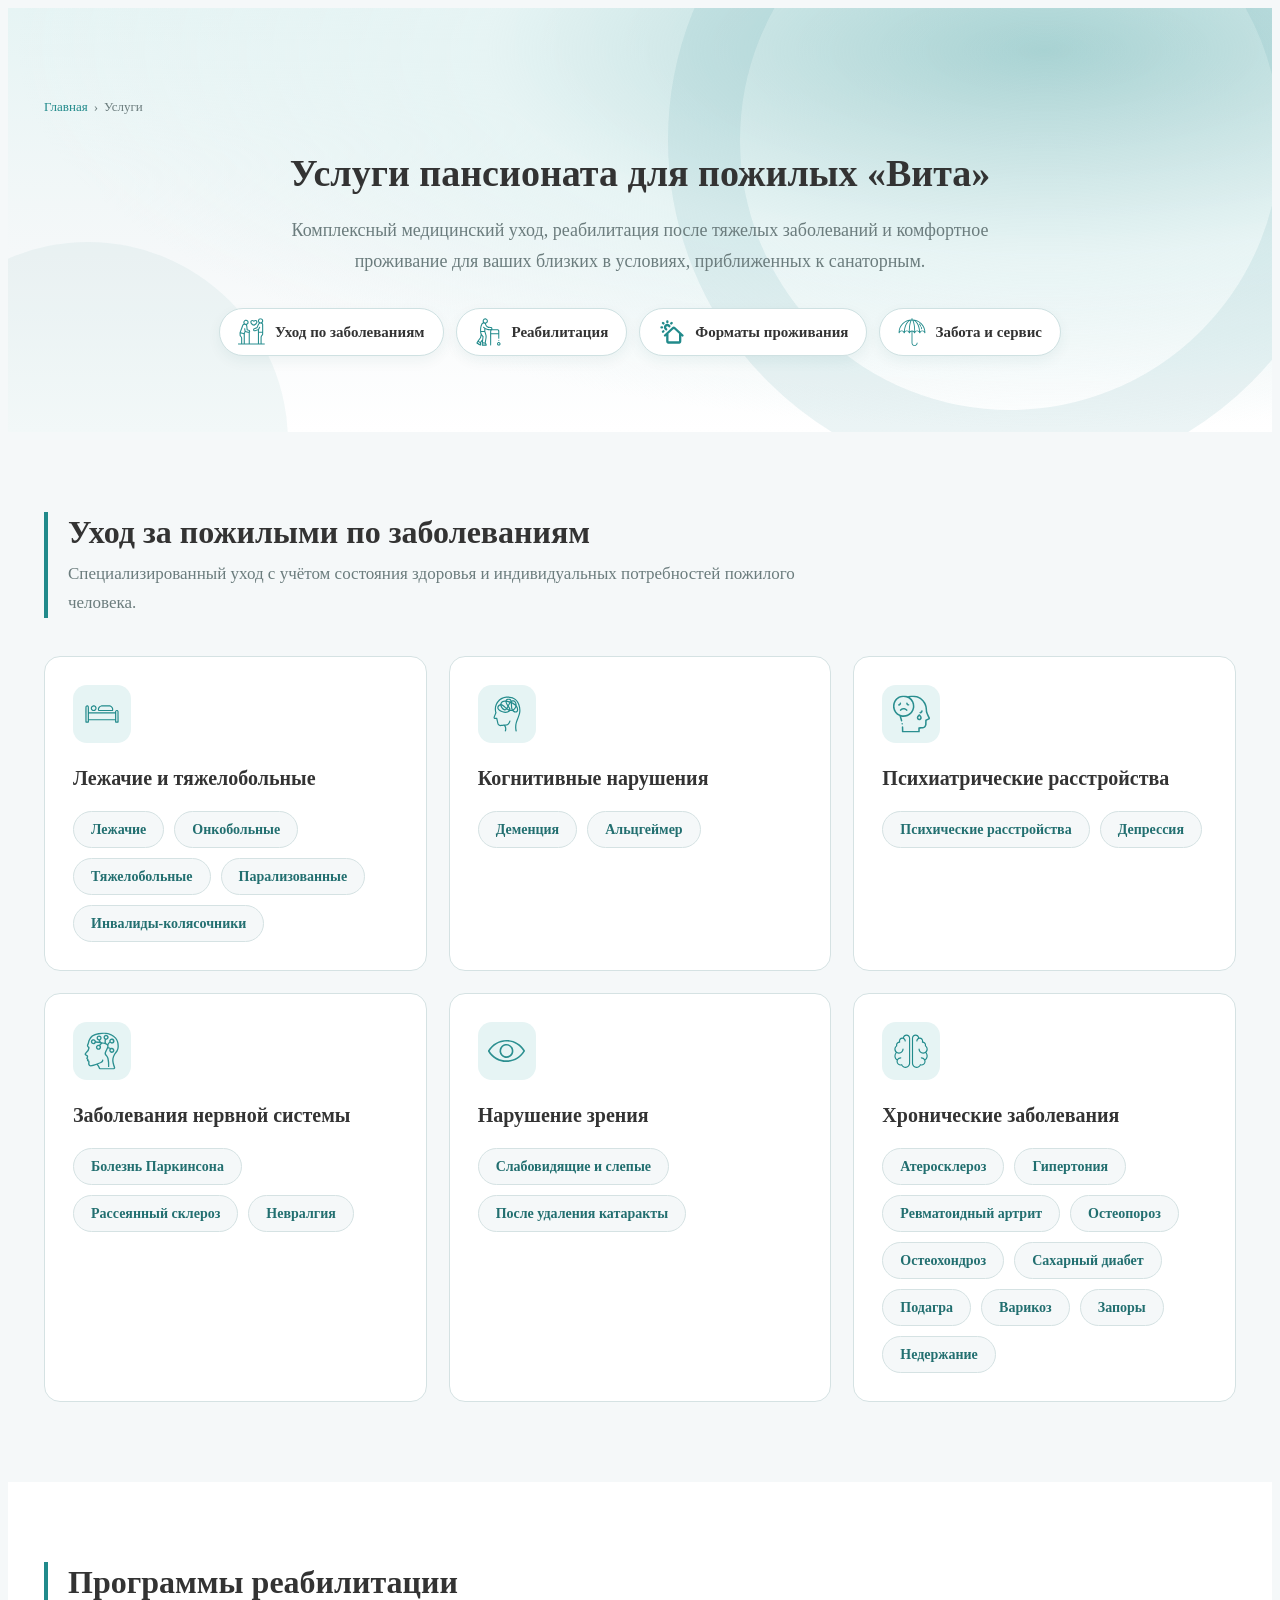
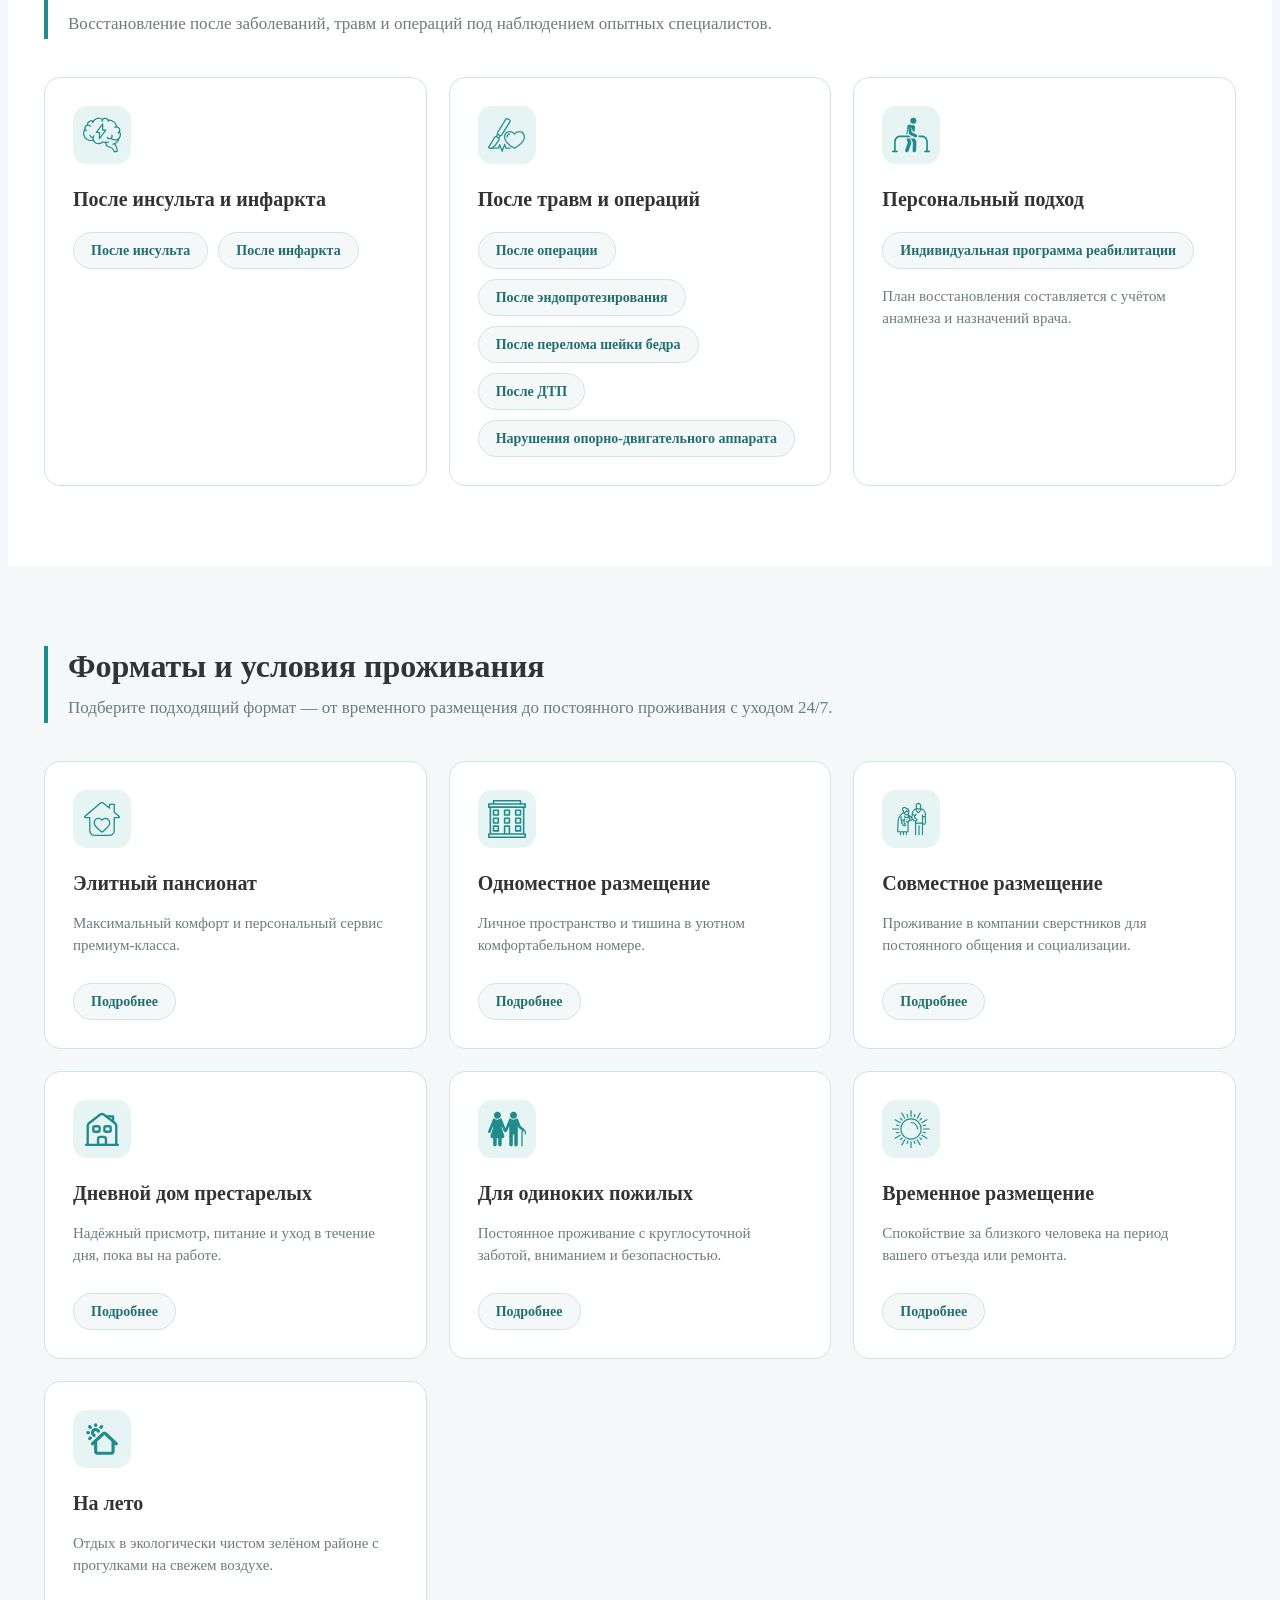
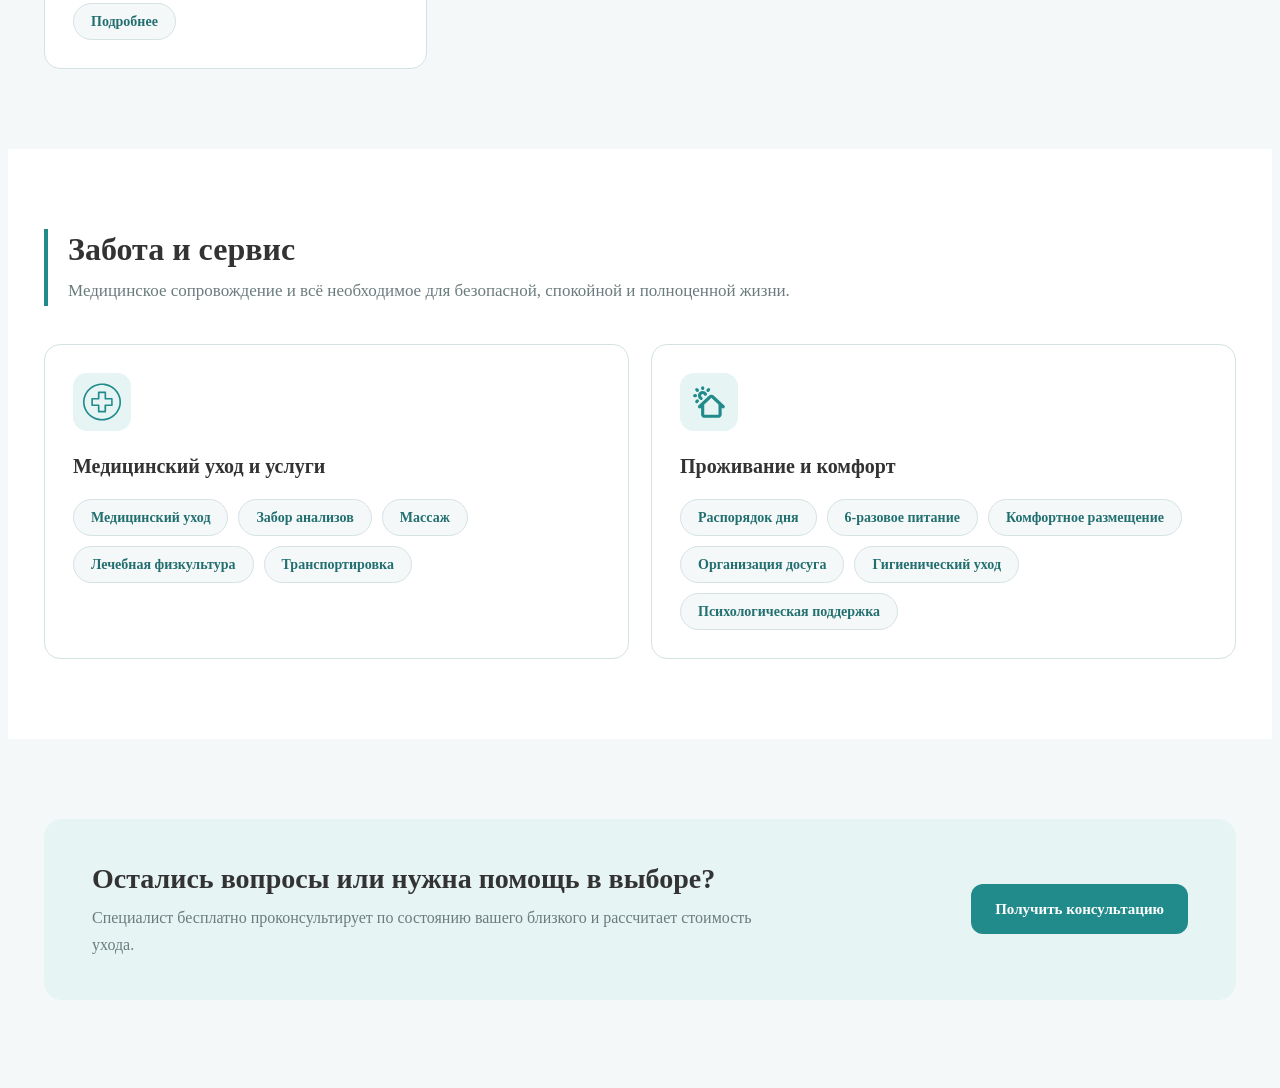
<file: uslugi-hub.html>
<!DOCTYPE html>
<html lang="ru">

<head>
  <meta charset="utf-8" />
  <meta name="viewport" content="width=device-width, initial-scale=1.0" />
  <link rel="stylesheet"
    href="https://domprestarelykh.com/bitrix/js/ui/design-tokens/dist/ui.design-tokens.min.css?174255768523463" />
  <link rel="stylesheet" data-template-style="true"
    href="https://domprestarelykh.com/bitrix/cache/css/s1/aspro-medc2/template_3b354f1dd4d4dfc9803ab2446582aa1b/template_3b354f1dd4d4dfc9803ab2446582aa1b_v1.css?1788880696805544" />
  <link rel="stylesheet" href="style.css" />
  <link rel="canonical" href="https://domprestarelykh.com/uslugi/" />
  <!-- Schema.org: каталог услуг. ItemList повторяет видимые названия, ссылки и порядок карточек. -->
  <script type="application/ld+json">
  {
    "@context": "https://schema.org",
    "@graph": [
      {
        "@type": [
          "WebPage",
          "CollectionPage"
        ],
        "@id": "https://domprestarelykh.com/uslugi/#webpage",
        "url": "https://domprestarelykh.com/uslugi/",
        "name": "Услуги пансионата для пожилых «Вита»",
        "description": "Комплексный медицинский уход, реабилитация после тяжелых заболеваний и комфортное проживание для пожилых людей.",
        "inLanguage": "ru-RU",
        "publisher": {
          "@id": "https://domprestarelykh.com/#organization"
        },
        "breadcrumb": {
          "@id": "https://domprestarelykh.com/uslugi/#breadcrumb"
        },
        "mainEntity": {
          "@id": "https://domprestarelykh.com/uslugi/#services-list"
        }
      },
      {
        "@type": "BreadcrumbList",
        "@id": "https://domprestarelykh.com/uslugi/#breadcrumb",
        "itemListElement": [
          {
            "@type": "ListItem",
            "position": 1,
            "name": "Главная",
            "item": "https://domprestarelykh.com/"
          },
          {
            "@type": "ListItem",
            "position": 2,
            "name": "Услуги",
            "item": "https://domprestarelykh.com/uslugi/"
          }
        ]
      },
      {
        "@type": "ItemList",
        "@id": "https://domprestarelykh.com/uslugi/#services-list",
        "name": "Услуги пансионата для пожилых «Вита»",
        "numberOfItems": 50,
        "itemListOrder": "https://schema.org/ItemListOrderAscending",
        "itemListElement": [
          {
            "@type": "ListItem",
            "position": 1,
            "name": "Лежачие",
            "url": "https://domprestarelykh.com/uslugi/pansionat-dlya-lezhachyh-pozhilyh/"
          },
          {
            "@type": "ListItem",
            "position": 2,
            "name": "Онкобольные",
            "url": "https://domprestarelykh.com/company/stati/ukhod-za-pozhilymi-s-onkologicheskimi-zabolevaniyami/"
          },
          {
            "@type": "ListItem",
            "position": 3,
            "name": "Тяжелобольные",
            "url": "https://domprestarelykh.com/uslugi/uhod-za-tyazhelobolnymi/"
          },
          {
            "@type": "ListItem",
            "position": 4,
            "name": "Парализованные",
            "url": "https://domprestarelykh.com/uslugi/uhod-za-pozhilymi-paralizovannymi/"
          },
          {
            "@type": "ListItem",
            "position": 5,
            "name": "Инвалиды-колясочники",
            "url": "https://domprestarelykh.com/uslugi/pansionat-dlya-invalidov-kolyasochnikov/"
          },
          {
            "@type": "ListItem",
            "position": 6,
            "name": "Деменция",
            "url": "https://domprestarelykh.com/uslugi/pansiotat-dlya-pozhilyh-s-dementsiey/"
          },
          {
            "@type": "ListItem",
            "position": 7,
            "name": "Альцгеймер",
            "url": "https://domprestarelykh.com/uslugi/pansionat-dlya-pozhilyh-lyudei-s-boleznyu-alczgeimera/"
          },
          {
            "@type": "ListItem",
            "position": 8,
            "name": "Психические расстройства",
            "url": "https://domprestarelykh.com/uslugi/pansionat-dlya-psihicheski-bolnyh-pozhilyh/"
          },
          {
            "@type": "ListItem",
            "position": 9,
            "name": "Депрессия",
            "url": "https://domprestarelykh.com/uslugi/uhod-za-pozhilymi-pri-depressii/"
          },
          {
            "@type": "ListItem",
            "position": 10,
            "name": "Болезнь Паркинсона",
            "url": "https://domprestarelykh.com/uslugi/pansionat-dlya-pozhilyh-lyudei-s-boleznyu-parkinsona/"
          },
          {
            "@type": "ListItem",
            "position": 11,
            "name": "Рассеянный склероз",
            "url": "https://domprestarelykh.com/company/stati/ukhod-za-pozhilymi-lyudmi-pri-skleroze/"
          },
          {
            "@type": "ListItem",
            "position": 12,
            "name": "Невралгия",
            "url": "https://domprestarelykh.com/uslugi/uhod-za-pozhilymi-s-nevralgiei/"
          },
          {
            "@type": "ListItem",
            "position": 13,
            "name": "Слабовидящие и слепые",
            "url": "https://domprestarelykh.com/uslugi/pansionat-dlya-invalidov-po-zreniyu/"
          },
          {
            "@type": "ListItem",
            "position": 14,
            "name": "После удаления катаракты",
            "url": "https://domprestarelykh.com/uslugi/uhod-za-pozhilymi-lyudmi-posle-katarakty/"
          },
          {
            "@type": "ListItem",
            "position": 15,
            "name": "Атеросклероз",
            "url": "https://domprestarelykh.com/uslugi/uhod-za-pozhilymi-lyudmi-s-aterosklerozom/"
          },
          {
            "@type": "ListItem",
            "position": 16,
            "name": "Гипертония",
            "url": "https://domprestarelykh.com/uslugi/uhod-za-pozhilymi-lyudmi-pri-gipertonii/"
          },
          {
            "@type": "ListItem",
            "position": 17,
            "name": "Ревматоидный артрит",
            "url": "https://domprestarelykh.com/uslugi/reabilitatsiya-revmatoidnogo-artrita/"
          },
          {
            "@type": "ListItem",
            "position": 18,
            "name": "Остеопороз",
            "url": "https://domprestarelykh.com/uslugi/uhod-za-pozhilymi-s-osteoporozom/"
          },
          {
            "@type": "ListItem",
            "position": 19,
            "name": "Остеохондроз",
            "url": "https://domprestarelykh.com/uslugi/uhod-za-pozhilymi-pri-osteokhondroze/"
          },
          {
            "@type": "ListItem",
            "position": 20,
            "name": "Сахарный диабет",
            "url": "https://domprestarelykh.com/uslugi/uhod-za-pozhilymi-s-saharnym-diabetom/"
          },
          {
            "@type": "ListItem",
            "position": 21,
            "name": "Подагра",
            "url": "https://domprestarelykh.com/uslugi/pomoshch-pozhilym-lyudyam-s-podagroy/"
          },
          {
            "@type": "ListItem",
            "position": 22,
            "name": "Варикоз",
            "url": "https://domprestarelykh.com/uslugi/uhod-za-pozhilymi-lyudmi-s-varikozom/"
          },
          {
            "@type": "ListItem",
            "position": 23,
            "name": "Запоры",
            "url": "https://domprestarelykh.com/uslugi/uhod-za-pozhilymi-pri-zaporah/"
          },
          {
            "@type": "ListItem",
            "position": 24,
            "name": "Недержание",
            "url": "https://domprestarelykh.com/uslugi/ukhod-za-pozhilymi-s-nederzhaniem/"
          },
          {
            "@type": "ListItem",
            "position": 25,
            "name": "После инсульта",
            "url": "https://domprestarelykh.com/uslugi/pansionat-dlya-pozhilyh-posle-insulta/"
          },
          {
            "@type": "ListItem",
            "position": 26,
            "name": "После инфаркта",
            "url": "https://domprestarelykh.com/uslugi/pansionat-dlya-pozhilyh-posle-infarkta/"
          },
          {
            "@type": "ListItem",
            "position": 27,
            "name": "После операции",
            "url": "https://domprestarelykh.com/uslugi/reabilitatsiya-posle-operatsii/"
          },
          {
            "@type": "ListItem",
            "position": 28,
            "name": "После эндопротезирования",
            "url": "https://domprestarelykh.com/uslugi/reabilitaciya-posle-endoprotezirovaniya/"
          },
          {
            "@type": "ListItem",
            "position": 29,
            "name": "После перелома шейки бедра",
            "url": "https://domprestarelykh.com/uslugi/reabilitatsiya-pozhilyh-posle-pereloma-sheiki-bedra/"
          },
          {
            "@type": "ListItem",
            "position": 30,
            "name": "После ДТП",
            "url": "https://domprestarelykh.com/uslugi/reabilitatsiya-posle-dtp/"
          },
          {
            "@type": "ListItem",
            "position": 31,
            "name": "Нарушения опорно-двигательного аппарата",
            "url": "https://domprestarelykh.com/uslugi/reabilitatsiya-oporno-dvigatelnogo-apparata/"
          },
          {
            "@type": "ListItem",
            "position": 32,
            "name": "Индивидуальная программа реабилитации",
            "url": "https://domprestarelykh.com/uslugi/individualnaya-programma-reabilitatsii/"
          },
          {
            "@type": "ListItem",
            "position": 33,
            "name": "Элитный пансионат",
            "url": "https://domprestarelykh.com/uslugi/elitnyy-dom-prestarelyh/"
          },
          {
            "@type": "ListItem",
            "position": 34,
            "name": "Одноместное размещение",
            "url": "https://domprestarelykh.com/uslugi/odnomestnoe-razmeshenie/"
          },
          {
            "@type": "ListItem",
            "position": 35,
            "name": "Совместное размещение",
            "url": "https://domprestarelykh.com/uslugi/uhod-za-pozhilymi-lyudmi/"
          },
          {
            "@type": "ListItem",
            "position": 36,
            "name": "Дневной дом престарелых",
            "url": "https://domprestarelykh.com/company/stati/dnevnoe-prebyvanie/"
          },
          {
            "@type": "ListItem",
            "position": 37,
            "name": "Для одиноких пожилых",
            "url": "https://domprestarelykh.com/uslugi/pansionat-dlya-odinokih-lyudey/"
          },
          {
            "@type": "ListItem",
            "position": 38,
            "name": "Временное размещение",
            "url": "https://domprestarelykh.com/uslugi/pansionat-vremennogo-prozhivaniya-dlya-pozhilykh-lyudey/"
          },
          {
            "@type": "ListItem",
            "position": 39,
            "name": "На лето",
            "url": "https://domprestarelykh.com/uslugi/pansionat-dlya-pozhilyh-na-leto/"
          },
          {
            "@type": "ListItem",
            "position": 40,
            "name": "Медицинский уход",
            "url": "https://domprestarelykh.com/uslugi/medicinskii-uhod/"
          },
          {
            "@type": "ListItem",
            "position": 41,
            "name": "Забор анализов",
            "url": "https://domprestarelykh.com/uslugi/zabor-analizov/"
          },
          {
            "@type": "ListItem",
            "position": 42,
            "name": "Массаж",
            "url": "https://domprestarelykh.com/uslugi/massazh/"
          },
          {
            "@type": "ListItem",
            "position": 43,
            "name": "Лечебная физкультура",
            "url": "https://domprestarelykh.com/uslugi/lechebnaya-fizkultura-lfk-dlya-lyudey-pozhilogo-vozrasta/"
          },
          {
            "@type": "ListItem",
            "position": 44,
            "name": "Транспортировка",
            "url": "https://domprestarelykh.com/uslugi/transportirovka-do-pansionata/"
          },
          {
            "@type": "ListItem",
            "position": 45,
            "name": "Распорядок дня",
            "url": "https://domprestarelykh.com/company/rasporyadok-dnya/"
          },
          {
            "@type": "ListItem",
            "position": 46,
            "name": "6-разовое питание",
            "url": "https://domprestarelykh.com/uslugi/6-ti-razovoe-pitanie/"
          },
          {
            "@type": "ListItem",
            "position": 47,
            "name": "Комфортное размещение",
            "url": "https://domprestarelykh.com/uslugi/komfortabelnoe-razmeshhenie/"
          },
          {
            "@type": "ListItem",
            "position": 48,
            "name": "Организация досуга",
            "url": "https://domprestarelykh.com/uslugi/organizatsiya-dosuga-pozhilyh/"
          },
          {
            "@type": "ListItem",
            "position": 49,
            "name": "Гигиенический уход",
            "url": "https://domprestarelykh.com/uslugi/gigiena-pozhilyh/"
          },
          {
            "@type": "ListItem",
            "position": 50,
            "name": "Психологическая поддержка",
            "url": "https://domprestarelykh.com/uslugi/psihologicheskaya-podderzhka/"
          }
        ]
      },
      {
        "@type": "Organization",
        "@id": "https://domprestarelykh.com/#organization",
        "name": "Сеть частных пансионатов для пожилых «Вита»",
        "alternateName": "Вита",
        "url": "https://domprestarelykh.com/"
      }
    ]
  }
  </script>
</head>

<body class="content-page content-page--services-hub">
  <!-- Шапка сайта подключается разработчиками из общего шаблона. -->
  <main>
    <section class="services-hub__hero">
      <div class="container">
        <nav class="services-hub__breadcrumbs" aria-label="Хлебные крошки">
          <ol>
            <li><a href="/">Главная</a></li>
            <li><span>Услуги</span></li>
          </ol>
        </nav>
        <div class="services-hub__hero-content">
          <h1>Услуги пансионата для пожилых «Вита»</h1>
          <p>Комплексный медицинский уход, реабилитация после тяжелых заболеваний и комфортное проживание для ваших
            близких в условиях, приближенных к санаторным.</p>
          <nav class="services-hub__anchors" aria-label="Разделы услуг">
            <a class="services-hub__anchor" href="#uhod"><img src="img/svg/uhod.svg" alt=""
                aria-hidden="true" /><span>Уход по заболеваниям</span></a>
            <a class="services-hub__anchor" href="#rehab"><img src="img/svg/reabilitaciya.svg" alt=""
                aria-hidden="true" /><span>Реабилитация</span></a>
            <a class="services-hub__anchor" href="#format"><img src="img/svg/prozhivaniye.svg" alt=""
                aria-hidden="true" /><span>Форматы проживания</span></a>
            <a class="services-hub__anchor" href="#zabota"><img src="img/svg/poddderzhka.svg" alt=""
                aria-hidden="true" /><span>Забота и сервис</span></a>
          </nav>
        </div>
      </div>
    </section>

    <section class="section services-hub__section" id="uhod">
      <div class="container">
        <div class="services-hub__section-heading">
          <h2>Уход за пожилыми по заболеваниям</h2>
          <p>Специализированный уход с учётом состояния здоровья и индивидуальных потребностей пожилого человека.</p>
        </div>
        <div class="services-hub__grid" data-horizontal-scroll tabindex="0">
          <article class="services-hub__card">
            <div class="services-hub__icon"><img src="img/svg/lezhachiye.svg" alt="" aria-hidden="true" /></div>
            <h3>Лежачие и тяжелобольные</h3>
            <ul class="services-hub__links">
              <li><a href="https://domprestarelykh.com/uslugi/pansionat-dlya-lezhachyh-pozhilyh/">Лежачие</a></li>
              <li><a
                  href="https://domprestarelykh.com/company/stati/ukhod-za-pozhilymi-s-onkologicheskimi-zabolevaniyami/">Онкобольные</a>
              </li>
              <li><a href="https://domprestarelykh.com/uslugi/uhod-za-tyazhelobolnymi/">Тяжелобольные</a></li>
              <li><a href="https://domprestarelykh.com/uslugi/uhod-za-pozhilymi-paralizovannymi/">Парализованные</a>
              </li>
              <li><a
                  href="https://domprestarelykh.com/uslugi/pansionat-dlya-invalidov-kolyasochnikov/">Инвалиды-колясочники</a>
              </li>
            </ul>
          </article>
          <article class="services-hub__card">
            <div class="services-hub__icon"><img src="img/svg/demenciya.svg" alt="" aria-hidden="true" /></div>
            <h3>Когнитивные нарушения</h3>
            <ul class="services-hub__links">
              <li><a href="https://domprestarelykh.com/uslugi/pansiotat-dlya-pozhilyh-s-dementsiey/">Деменция</a></li>
              <li><a
                  href="https://domprestarelykh.com/uslugi/pansionat-dlya-pozhilyh-lyudei-s-boleznyu-alczgeimera/">Альцгеймер</a>
              </li>
            </ul>
          </article>
          <article class="services-hub__card">
            <div class="services-hub__icon"><img src="img/svg/depressiya.svg" alt="" aria-hidden="true" /></div>
            <h3>Психиатрические расстройства</h3>
            <ul class="services-hub__links">
              <li><a href="https://domprestarelykh.com/uslugi/pansionat-dlya-psihicheski-bolnyh-pozhilyh/">Психические
                  расстройства</a></li>
              <li><a href="https://domprestarelykh.com/uslugi/uhod-za-pozhilymi-pri-depressii/">Депрессия</a></li>
            </ul>
          </article>
          <article class="services-hub__card">
            <div class="services-hub__icon"><img src="img/svg/nevralgiya.svg" alt="" aria-hidden="true" /></div>
            <h3>Заболевания нервной системы</h3>
            <ul class="services-hub__links">
              <li><a
                  href="https://domprestarelykh.com/uslugi/pansionat-dlya-pozhilyh-lyudei-s-boleznyu-parkinsona/">Болезнь
                  Паркинсона</a></li>
              <li><a href="https://domprestarelykh.com/company/stati/ukhod-za-pozhilymi-lyudmi-pri-skleroze/">Рассеянный
                  склероз</a></li>
              <li><a href="https://domprestarelykh.com/uslugi/uhod-za-pozhilymi-s-nevralgiei/">Невралгия</a></li>
            </ul>
          </article>
          <article class="services-hub__card">
            <div class="services-hub__icon"><img src="img/svg/slabovidyashie.svg" alt="" aria-hidden="true" /></div>
            <h3>Нарушение зрения</h3>
            <ul class="services-hub__links">
              <li><a href="https://domprestarelykh.com/uslugi/pansionat-dlya-invalidov-po-zreniyu/">Слабовидящие и
                  слепые</a></li>
              <li><a href="https://domprestarelykh.com/uslugi/uhod-za-pozhilymi-lyudmi-posle-katarakty/">После удаления
                  катаракты</a></li>
            </ul>
          </article>
          <article class="services-hub__card services-hub__card--wide">
            <div class="services-hub__icon"><img src="img/svg/ateroskleroz.svg" alt="" aria-hidden="true" /></div>
            <h3>Хронические заболевания</h3>
            <ul class="services-hub__links">
              <li><a
                  href="https://domprestarelykh.com/uslugi/uhod-za-pozhilymi-lyudmi-s-aterosklerozom/">Атеросклероз</a>
              </li>
              <li><a href="https://domprestarelykh.com/uslugi/uhod-za-pozhilymi-lyudmi-pri-gipertonii/">Гипертония</a>
              </li>
              <li><a href="https://domprestarelykh.com/uslugi/reabilitatsiya-revmatoidnogo-artrita/">Ревматоидный
                  артрит</a></li>
              <li><a href="https://domprestarelykh.com/uslugi/uhod-za-pozhilymi-s-osteoporozom/">Остеопороз</a></li>
              <li><a href="https://domprestarelykh.com/uslugi/uhod-za-pozhilymi-pri-osteokhondroze/">Остеохондроз</a>
              </li>
              <li><a href="https://domprestarelykh.com/uslugi/uhod-za-pozhilymi-s-saharnym-diabetom/">Сахарный
                  диабет</a></li>
              <li><a href="https://domprestarelykh.com/uslugi/pomoshch-pozhilym-lyudyam-s-podagroy/">Подагра</a></li>
              <li><a href="https://domprestarelykh.com/uslugi/uhod-za-pozhilymi-lyudmi-s-varikozom/">Варикоз</a></li>
              <li><a href="https://domprestarelykh.com/uslugi/uhod-za-pozhilymi-pri-zaporah/">Запоры</a></li>
              <li><a href="https://domprestarelykh.com/uslugi/ukhod-za-pozhilymi-s-nederzhaniem/">Недержание</a></li>
            </ul>
          </article>
        </div>
        <div class="services-hub__pagination" data-services-hub-pagination aria-label="Навигация по карточкам"></div>
      </div>
    </section>

    <section class="section section-alt services-hub__section" id="rehab">
      <div class="container">
        <div class="services-hub__section-heading">
          <h2>Программы реабилитации</h2>
          <p>Восстановление после заболеваний, травм и операций под наблюдением опытных специалистов.</p>
        </div>
        <div class="services-hub__grid" data-horizontal-scroll tabindex="0">
          <article class="services-hub__card">
            <div class="services-hub__icon"><img src="img/svg/insult.svg" alt="" aria-hidden="true" /></div>
            <h3>После инсульта и инфаркта</h3>
            <ul class="services-hub__links">
              <li><a href="https://domprestarelykh.com/uslugi/pansionat-dlya-pozhilyh-posle-insulta/">После инсульта</a>
              </li>
              <li><a href="https://domprestarelykh.com/uslugi/pansionat-dlya-pozhilyh-posle-infarkta/">После
                  инфаркта</a></li>
            </ul>
          </article>
          <article class="services-hub__card">
            <div class="services-hub__icon"><img src="img/svg/operaciya.svg" alt="" aria-hidden="true" /></div>
            <h3>После травм и операций</h3>
            <ul class="services-hub__links">
              <li><a href="https://domprestarelykh.com/uslugi/reabilitatsiya-posle-operatsii/">После операции</a></li>
              <li><a href="https://domprestarelykh.com/uslugi/reabilitaciya-posle-endoprotezirovaniya/">После
                  эндопротезирования</a></li>
              <li><a
                  href="https://domprestarelykh.com/uslugi/reabilitatsiya-pozhilyh-posle-pereloma-sheiki-bedra/">После
                  перелома шейки бедра</a></li>
              <li><a href="https://domprestarelykh.com/uslugi/reabilitatsiya-posle-dtp/">После ДТП</a></li>
              <li><a href="https://domprestarelykh.com/uslugi/reabilitatsiya-oporno-dvigatelnogo-apparata/">Нарушения
                  опорно-двигательного аппарата</a></li>
            </ul>
          </article>
          <article class="services-hub__card">
            <div class="services-hub__icon"><img src="img/svg/individualnaya-reabilitaciya.svg" alt=""
                aria-hidden="true" /></div>
            <h3>Персональный подход</h3>
            <ul class="services-hub__links">
              <li><a href="https://domprestarelykh.com/uslugi/individualnaya-programma-reabilitatsii/">Индивидуальная
                  программа реабилитации</a></li>
            </ul>
            <p class="services-hub__note">План восстановления составляется с учётом анамнеза и назначений врача.</p>
          </article>
        </div>
        <div class="services-hub__pagination" data-services-hub-pagination aria-label="Навигация по карточкам"></div>
      </div>
    </section>

    <section class="section services-hub__section" id="format">
      <div class="container">
        <div class="services-hub__section-heading">
          <h2>Форматы и условия проживания</h2>
          <p>Подберите подходящий формат — от временного размещения до постоянного проживания с уходом 24/7.</p>
        </div>
        <div class="services-hub__grid" data-horizontal-scroll tabindex="0">
          <article class="services-hub__card">
            <div class="services-hub__icon"><img src="img/svg/elitnye-nomera.svg" alt="" aria-hidden="true" /></div>
            <h3>Элитный пансионат</h3>
            <p>Максимальный комфорт и персональный сервис премиум-класса.</p>
            <ul class="services-hub__links">
              <li><a href="https://domprestarelykh.com/uslugi/elitnyy-dom-prestarelyh/">Подробнее</a></li>
            </ul>
          </article>
          <article class="services-hub__card">
            <div class="services-hub__icon"><img src="img/svg/odnomestnoye.svg" alt="" aria-hidden="true" /></div>
            <h3>Одноместное размещение</h3>
            <p>Личное пространство и тишина в уютном комфортабельном номере.</p>
            <ul class="services-hub__links">
              <li><a href="https://domprestarelykh.com/uslugi/odnomestnoe-razmeshenie/">Подробнее</a></li>
            </ul>
          </article>
          <article class="services-hub__card">
            <div class="services-hub__icon"><img src="img/svg/oldmanwoman.svg" alt="" aria-hidden="true" /></div>
            <h3>Совместное размещение</h3>
            <p>Проживание в компании сверстников для постоянного общения и социализации.</p>
            <ul class="services-hub__links">
              <li><a href="https://domprestarelykh.com/uslugi/uhod-za-pozhilymi-lyudmi/">Подробнее</a></li>
            </ul>
          </article>
          <article class="services-hub__card">
            <div class="services-hub__icon"><img src="img/svg/vremennoe.svg" alt="" aria-hidden="true" /></div>
            <h3>Дневной дом престарелых</h3>
            <p>Надёжный присмотр, питание и уход в течение дня, пока вы на работе.</p>
            <ul class="services-hub__links">
              <li><a href="https://domprestarelykh.com/company/stati/dnevnoe-prebyvanie/">Подробнее</a></li>
            </ul>
          </article>
          <article class="services-hub__card">
            <div class="services-hub__icon"><img src="img/svg/old.svg" alt="" aria-hidden="true" /></div>
            <h3>Для одиноких пожилых</h3>
            <p>Постоянное проживание с круглосуточной заботой, вниманием и безопасностью.</p>
            <ul class="services-hub__links">
              <li><a href="https://domprestarelykh.com/uslugi/pansionat-dlya-odinokih-lyudey/">Подробнее</a></li>
            </ul>
          </article>
          <article class="services-hub__card">
            <div class="services-hub__icon"><img src="img/svg/otpusk.svg" alt="" aria-hidden="true" /></div>
            <h3>Временное размещение</h3>
            <p>Спокойствие за близкого человека на период вашего отъезда или ремонта.</p>
            <ul class="services-hub__links">
              <li><a
                  href="https://domprestarelykh.com/uslugi/pansionat-vremennogo-prozhivaniya-dlya-pozhilykh-lyudey/">Подробнее</a>
              </li>
            </ul>
          </article>
          <article class="services-hub__card">
            <div class="services-hub__icon"><img src="img/svg/prozhivaniye.svg" alt="" aria-hidden="true" /></div>
            <h3>На лето</h3>
            <p>Отдых в экологически чистом зелёном районе с прогулками на свежем воздухе.</p>
            <ul class="services-hub__links">
              <li><a href="https://domprestarelykh.com/uslugi/pansionat-dlya-pozhilyh-na-leto/">Подробнее</a></li>
            </ul>
          </article>
        </div>
        <div class="services-hub__pagination" data-services-hub-pagination aria-label="Навигация по карточкам"></div>
      </div>
    </section>

    <section class="section section-alt services-hub__section" id="zabota">
      <div class="container">
        <div class="services-hub__section-heading">
          <h2>Забота и сервис</h2>
          <p>Медицинское сопровождение и всё необходимое для безопасной, спокойной и полноценной жизни.</p>
        </div>
        <div class="services-hub__grid services-hub__grid--two" data-horizontal-scroll tabindex="0">
          <article class="services-hub__card">
            <div class="services-hub__icon"><img src="img/svg/med-uhod.svg" alt="" aria-hidden="true" /></div>
            <h3>Медицинский уход и услуги</h3>
            <ul class="services-hub__links">
              <li><a href="https://domprestarelykh.com/uslugi/medicinskii-uhod/">Медицинский уход</a></li>
              <li><a href="https://domprestarelykh.com/uslugi/zabor-analizov/">Забор анализов</a></li>
              <li><a href="https://domprestarelykh.com/uslugi/massazh/">Массаж</a></li>
              <li><a
                  href="https://domprestarelykh.com/uslugi/lechebnaya-fizkultura-lfk-dlya-lyudey-pozhilogo-vozrasta/">Лечебная
                  физкультура</a></li>
              <li><a href="https://domprestarelykh.com/uslugi/transportirovka-do-pansionata/">Транспортировка</a></li>
            </ul>
          </article>
          <article class="services-hub__card">
            <div class="services-hub__icon"><img src="img/svg/prozhivaniye.svg" alt="" aria-hidden="true" /></div>
            <h3>Проживание и комфорт</h3>
            <ul class="services-hub__links">
              <li><a href="https://domprestarelykh.com/company/rasporyadok-dnya/">Распорядок дня</a></li>
              <li><a href="https://domprestarelykh.com/uslugi/6-ti-razovoe-pitanie/">6-разовое питание</a></li>
              <li><a href="https://domprestarelykh.com/uslugi/komfortabelnoe-razmeshhenie/">Комфортное размещение</a>
              </li>
              <li><a href="https://domprestarelykh.com/uslugi/organizatsiya-dosuga-pozhilyh/">Организация досуга</a>
              </li>
              <li><a href="https://domprestarelykh.com/uslugi/gigiena-pozhilyh/">Гигиенический уход</a></li>
              <li><a href="https://domprestarelykh.com/uslugi/psihologicheskaya-podderzhka/">Психологическая
                  поддержка</a></li>
            </ul>
          </article>
        </div>
        <div class="services-hub__pagination" data-services-hub-pagination aria-label="Навигация по карточкам"></div>
      </div>
    </section>

    <section class="section services-hub__consultation">
      <div class="container">
        <div class="services-hub__consultation-card">
          <div>
            <h2>Остались вопросы или нужна помощь в выборе?</h2>
            <p>Специалист бесплатно проконсультирует по состоянию вашего близкого и рассчитает стоимость ухода.</p>
          </div><a href="#callback-form" class="btn">Получить консультацию</a>
        </div>
      </div>
    </section>
  </main>
  <script src="script.js"></script>
</body>

</html>
</file>
<file: style.css>
/**
 * Единые стили сайта «Вита».
 *
 * Карта файла для разработчиков:
 * - [ОБЩЕЕ] — компоненты обеих страниц (главная и услуга); их можно переносить вместе с разметкой блока.
 * - [УСЛУГА] — стили только для страницы услуги; изолированы через body.content-page--service.
 * - [КАТАЛОГ УСЛУГ] — стили страницы со всеми услугами; изолированы через body.content-page--services-hub.
 * - [АДАПТИВ] — правила соответствующего блока для планшетов и телефонов.
 *
 * Порядок каскада:
 * 1. Общая дизайн-система и компоненты.
 * 2. Общие адаптивные переопределения.
 * 3. Изолированные стили страницы услуги и каталога услуг.
 */

/* [ОБЩЕЕ] Базовые стили и типографика */
.content-page * {
      box-sizing: border-box;
      margin: 0;
      padding: 0;
}

/* ========================================================================== */
/* [КАТАЛОГ УСЛУГ] Страница со всеми направлениями и услугами                */
/* Все правила ограничены .content-page--services-hub. Шапка приходит из CMS. */
/* ========================================================================== */

.content-page--services-hub .services-hub__hero {
      position: relative;
      overflow: hidden;
      padding: 88px 0 76px;
      background:
        radial-gradient(ellipse at 82% 10%,
          rgba(33, 138, 139, 0.32) 0%,
          rgba(230, 244, 244, 0.92) 38%,
          transparent 70%),
        linear-gradient(to bottom,
          #E6F4F4 0%,
          #F5F8F9 58%,
          #FFFFFF 100%);
}

.content-page--services-hub .services-hub__hero::before,
.content-page--services-hub .services-hub__hero::after {
      position: absolute;
      border-radius: 50%;
      pointer-events: none;
      content: "";
}

.content-page--services-hub .services-hub__hero::before {
      top: -210px;
      right: -80px;
      width: 540px;
      height: 540px;
      border: 72px solid rgba(33, 138, 139, 0.09);
}

.content-page--services-hub .services-hub__hero::after {
      bottom: -210px;
      left: -120px;
      width: 400px;
      height: 400px;
      background: rgba(33, 138, 139, 0.06);
}

.content-page--services-hub .services-hub__hero .container {
      position: relative;
      z-index: 1;
}

.content-page--services-hub .services-hub__breadcrumbs {
      margin: 0 0 34px;
      color: #6b7c7d;
      font-size: 13px;
}

.content-page--services-hub .services-hub__breadcrumbs ol {
      display: flex;
      flex-wrap: wrap;
      gap: 6px;
      margin: 0;
      padding: 0;
      list-style: none;
}

.content-page--services-hub .services-hub__breadcrumbs li {
      margin: 0;
      padding: 0;
}

.content-page--services-hub .services-hub__breadcrumbs li:not(:last-child)::after {
      margin-left: 6px;
      color: #6b7c7d;
      content: "›";
}

.content-page--services-hub .services-hub__breadcrumbs a {
      color: #218A8B;
}

.content-page--services-hub .services-hub__hero-content {
      max-width: 920px;
      margin: 0 auto;
      text-align: center;
}

.content-page--services-hub .services-hub__hero h1 {
      margin-bottom: 18px;
}

.content-page--services-hub .services-hub__hero-content>p {
      max-width: 760px;
      margin: 0 auto 32px;
      color: #6b7c7d;
      font-size: 18px;
}

.content-page--services-hub .services-hub__anchors {
      display: flex;
      flex-wrap: wrap;
      justify-content: center;
      gap: 12px;
}

.content-page--services-hub .services-hub__anchor {
      display: inline-flex;
      align-items: center;
      gap: 9px;
      min-height: 48px;
      padding: 9px 18px;
      border: 1px solid #cfe1e2;
      border-radius: 999px;
      background: #fff;
      box-shadow: 0 5px 14px rgba(20, 84, 85, .06);
      color: #333;
      font-size: 15px;
      font-weight: 600;
      transition: border-color .2s, box-shadow .2s, transform .2s;
}

.content-page--services-hub .services-hub__anchor:hover {
      border-color: #218A8B;
      box-shadow: 0 8px 20px rgba(20, 84, 85, .11);
      color: #218A8B;
      transform: translateY(-2px);
}

.content-page--services-hub .services-hub__anchor img {
      width: 28px;
      height: 28px;
      object-fit: contain;
}

.content-page--services-hub .services-hub__section {
      scroll-margin-top: 24px;
}

.content-page--services-hub .services-hub__section-heading {
      max-width: 820px;
      margin-bottom: 38px;
      padding-left: 20px;
      border-left: 4px solid #218A8B;
}

.content-page--services-hub .services-hub__section-heading h2 {
      margin-bottom: 8px;
}

.content-page--services-hub .services-hub__section-heading p {
      margin: 0;
      color: #6b7c7d;
      font-size: 17px;
}

.content-page--services-hub .services-hub__grid {
      display: grid;
      grid-template-columns: repeat(3, minmax(0, 1fr));
      align-items: stretch;
      gap: 22px;
}

.content-page--services-hub .services-hub__grid--two {
      grid-template-columns: repeat(2, minmax(0, 1fr));
}

.content-page--services-hub .services-hub__card {
      display: flex;
      min-width: 0;
      flex-direction: column;
      align-items: flex-start;
      padding: 28px;
      border: 1px solid #d5e2e3;
      border-radius: 16px;
      background: #fff;
      transition: border-color .2s, box-shadow .2s, transform .2s;
      line-height: 1.5;
}

.content-page--services-hub .services-hub__card:hover {
      border-color: rgba(33, 138, 139, .48);
      box-shadow: 0 12px 28px rgba(23, 71, 72, .1);
      transform: translateY(-3px);
}

.content-page--services-hub .services-hub__icon {
      display: grid;
      width: 58px;
      height: 58px;
      margin-bottom: 20px;
      border-radius: 14px;
      background: #e6f4f4;
      place-items: center;
}

.content-page--services-hub .services-hub__icon img {
      width: 38px;
      height: 38px;
      object-fit: contain;
}

.content-page--services-hub .services-hub__card h3 {
      margin-bottom: 14px;
      font-size: 20px;
      line-height: 1.5;
}

.content-page--services-hub .services-hub__card>p {
      margin-bottom: 18px;
      color: #6b7c7d;
      font-size: 15px;
      line-height: 1.5;
}

.content-page--services-hub .services-hub__links {
      display: flex;
      flex-wrap: wrap;
      gap: 10px;
      margin-top: 4px;
      list-style: none;
}

.content-page--services-hub .services-hub__links li {
      margin: 0;
      padding: 0;
      line-height: 1.5;
}

.content-page--services-hub .services-hub__links a {
      display: inline-flex;
      align-items: center;
      min-height: 36px;
      padding: 7px 17px;
      border: 1px solid #d5e2e3;
      border-radius: 999px;
      background: #f5f8f9;
      color: #226f70;
      font-size: 14px;
      font-weight: 600;
      line-height: 1.5;
      transition: background .2s, border-color .2s, color .2s;
}

.content-page--services-hub .services-hub__links a:hover {
      border-color: #218A8B;
      background: #218A8B;
      color: #fff;
}

/* [КАТАЛОГ УСЛУГ] В карточках проживания одиночные кнопки стоят на одной линии. */
.content-page--services-hub #format .services-hub__links {
      margin-top: auto;
      padding-top: 8px;
}

.content-page--services-hub .services-hub__note {
      margin-top: 16px;
      margin-bottom: 0;
      color: #6b7c7d;
      font-size: 14px;
      line-height: 1.5;
}

.content-page--services-hub .services-hub__pagination {
      display: none;
}

.content-page--services-hub .services-hub__consultation {
      padding-top: 0;
}

.content-page--services-hub .services-hub__consultation-card {
      display: flex;
      align-items: center;
      justify-content: space-between;
      gap: 40px;
      padding: 42px 48px;
      border-radius: 18px;
      background: #e6f4f4;
}

.content-page--services-hub .services-hub__consultation-card h2 {
      margin-bottom: 8px;
      font-size: 28px;
}

.content-page--services-hub .services-hub__consultation-card p {
      max-width: 690px;
      margin: 0;
      color: #6b7c7d;
}

.content-page--services-hub .services-hub__consultation-card .btn {
      flex: 0 0 auto;
}

/* [КАТАЛОГ УСЛУГ][АДАПТИВ] Карточки листаются горизонтально. */
@media (max-width: 900px) {
      .content-page--services-hub .services-hub__hero {
            padding: 64px 0 58px;
      }

      .content-page--services-hub .services-hub__grid,
      .content-page--services-hub .services-hub__grid--two {
            display: flex;
            gap: 16px;
            overflow-x: auto;
            overscroll-behavior-x: contain;
            scroll-snap-type: x proximity;
            scrollbar-width: none;
            -webkit-overflow-scrolling: touch;
            margin-right: -24px;
            padding-right: 24px;
      }

      .content-page--services-hub .services-hub__grid::-webkit-scrollbar {
            display: none;
      }

      .content-page--services-hub .services-hub__card,
      .content-page--services-hub .services-hub__card--wide {
            flex: 0 0 min(76vw, 360px);
            width: min(76vw, 360px);
            scroll-snap-align: start;
      }

      .content-page--services-hub .services-hub__pagination {
            display: flex;
            align-items: center;
            justify-content: center;
            gap: 7px;
            min-height: 6px;
            margin-top: 20px;
      }

      .content-page--services-hub .services-hub__pagination-button {
            width: 26px;
            height: 6px;
            padding: 0;
            border: 0;
            border-radius: 999px;
            background: #d9e4e5;
            cursor: pointer;
            transition: width .2s ease, background-color .2s ease;
      }

      .content-page--services-hub .services-hub__pagination-button.is-active {
            width: 42px;
            background: #218A8B;
      }

      .content-page--services-hub .services-hub__pagination-button:focus-visible {
            outline: 3px solid rgba(33, 138, 139, .25);
            outline-offset: 3px;
      }

      .content-page--services-hub .services-hub__consultation-card {
            align-items: flex-start;
            flex-direction: column;
            gap: 24px;
      }
}

@media (max-width: 640px) {
      .content-page--services-hub .services-hub__hero {
            padding: 44px 0 40px;
      }

      .content-page--services-hub .services-hub__breadcrumbs {
            margin-bottom: 24px;
            line-height: 1.3;
      }

      .content-page--services-hub .services-hub__hero-content {
            text-align: left;
      }

      .content-page--services-hub .services-hub__hero h1 {
            margin-bottom: 14px;
      }

      .content-page--services-hub .services-hub__hero-content>p {
            margin-bottom: 24px;
            font-size: 15px;
      }

      .content-page--services-hub .services-hub__anchors {
            display: grid;
            grid-template-columns: repeat(2, minmax(0, 1fr));
            gap: 8px;
      }

      .content-page--services-hub .services-hub__anchor {
            width: 100%;
            min-height: 42px;
            justify-content: center;
            padding: 8px 14px;
            font-size: 12.5px;
            line-height: 1.25;
      }

      .content-page--services-hub .services-hub__anchor img {
            display: none;
      }

      .content-page--services-hub .services-hub__section-heading {
            margin-bottom: 24px;
            padding-left: 14px;
            border-left-width: 3px;
      }

      .content-page--services-hub .services-hub__section-heading h2 {
            font-size: 24px;
      }

      .content-page--services-hub .services-hub__section-heading p {
            font-size: 15px;
      }

      .content-page--services-hub .services-hub__card,
      .content-page--services-hub .services-hub__card--wide {
            flex-basis: min(78vw, 310px);
            width: min(78vw, 310px);
            padding: 22px;
      }

      .content-page--services-hub .services-hub__grid,
      .content-page--services-hub .services-hub__grid--two {
            margin-right: -16px;
            padding-right: 16px;
      }

      .content-page--services-hub .services-hub__icon {
            width: 50px;
            height: 50px;
            margin-bottom: 16px;
      }

      .content-page--services-hub .services-hub__icon img {
            width: 33px;
            height: 33px;
      }

      .content-page--services-hub .services-hub__card h3 {
            font-size: 17px;
      }

      .content-page--services-hub .services-hub__links {
            column-gap: 8px;
            row-gap: 13px;
      }

      .content-page--services-hub .services-hub__links a {
            min-height: 34px;
            padding: 7px 13px;
            font-size: 13px;
      }

      .content-page--services-hub .services-hub__consultation-card {
            padding: 28px 24px;
      }

      .content-page--services-hub .services-hub__consultation-card h2 {
            font-size: 22px;
      }

      .content-page--services-hub .services-hub__consultation-card .btn {
            width: 100%;
      }
}

html {
      scroll-behavior: smooth;
}

body.content-page {
      line-height: 1.6;
      background: #F5F8F9;
}

.content-page h2 strong {
      color: #218A8B;
      font-weight: 600;
}

.content-page h1 strong {
      color: #218A8B;
}

.content-page .cta-section .section-title p {
      color: rgba(255, 255, 255, .85);
}

.content-page .container {
      max-width: 1240px;
      margin: 0 auto;
      padding: 0 24px;
}

.content-page h1 {
      font-size: 38px;
      font-weight: 600;
      color: #333333;
      line-height: 1.2;
      margin-bottom: 20px;
}

.content-page h2 {
      font-size: 32px;
      font-weight: 600;
      color: #333333;
      margin-bottom: 24px;
      line-height: 1.25;
}

.content-page h3 {
      font-size: 22px;
      font-weight: 600;
      color: #333333;
      margin-bottom: 12px;
}

.content-page h3 strong {
      color: #218A8B;
}

.content-page p {
      margin: 0 0 14px;
      color: #333333;
      line-height: 1.7;
}

.content-page ul {
      padding: 0;
}

.content-page li {
      margin-bottom: 8px;
      padding-left: 4px;
      line-height: 1.65;
}

.content-page li::marker {
      color: #218A8B;
}

.content-page a {
      color: #218A8B;
      text-decoration: none;
}

.content-page .section {
      padding: 80px 0;
}

.content-page .section-alt {
      background: #FFFFFF;
}

.content-page .section-tint {
      background: #e6f4f4;
}

.content-page .section-title {
      text-align: center;
      max-width: 800px;
      margin: 0 auto 48px;
}

.content-page .section-title h2 {
      margin-bottom: 12px;
}

.content-page .section-title p {
      color: #6b7c7d;
      font-size: 17px;
}

/* [ОБЩЕЕ] Кнопки */
.content-page .btn {
      display: inline-flex;
      align-items: center;
      justify-content: center;
      gap: 8px;
      background: #218A8B;
      color: #FFFFFF;
      border: none;
      border-radius: 12px;
      padding: 13px 24px;
      font-size: 15px;
      font-weight: 600;
      text-align: center;
      cursor: pointer;
      transition: all 0.2s;
      text-decoration: none;
      font-family: inherit;
}

.content-page .btn:hover {
      border-color: #186b6c;
      background: #186b6c;
      transform: translateY(-1px);
      text-decoration: none;
      color: #FFFFFF;
}

.content-page .btn-width {
      min-width: 260px;
}

.content-page .btn-outline {
      background: transparent;
      color: #218A8B;
      border: 2px solid #218A8B;
}

.content-page .btn-outline:hover {
      background: #218A8B;
      color: #FFFFFF;
      border: 2px solid #218A8B;
}

.content-page .quiz-block .btn {
      background: #FFFFFF;
      color: #218A8B;
}

.content-page .quiz-block .btn:hover {
      background: #f0f8f8;
}

.content-page .btn-primary,
.content-page .btn-secondary {
      background: #218A8B;
      color: #FFFFFF;
}

.content-page .btn--full {
      width: 100%;
}

.content-page .btn--inverse-full {
      width: 100%;
      background: #FFFFFF;
      color: #186b6c;
}

/* [ОБЩЕЕ] Медиа */
.content-page .media-placeholder {
      background: repeating-linear-gradient(45deg, #eaf3f3, #eaf3f3 10px, #d5e7e7 10px, #d5e7e7 20px);
      border: none;
      border-radius: 12px;
      display: block;
      padding: 0;
      min-height: 180px;
      overflow: hidden;
      color: #2f6668;
      font-family: "Consolas", monospace;
      font-size: 12px;
      text-align: center;
}

.content-page .media-placeholder > img {
      display: block;
      width: 100%;
      height: 100%;
      min-width: 0;
      min-height: 0;
      object-fit: cover;
      object-position: center;
}

.content-page .media-placeholder strong {
      display: block;
      color: #218A8B;
      font-size: 13px;
      margin-bottom: 6px;
      text-transform: uppercase;
      letter-spacing: 0.5px;
}

.content-page .hero-video .media-placeholder {
      height: 100%;
      min-height: 100%;
      border-radius: 16px;
}

.content-page .staff-photo .media-placeholder {
      height: 100%;
      min-height: 100%;
      border-radius: 0;
      border: none;
}

/* [ОБЩЕЕ] Главный экран */
.content-page .hero-badges {
      display: flex;
      flex-wrap: wrap;
      gap: 10px;
      margin: 20px 0 28px;
}

.content-page .hero-ctas {
      flex-wrap: wrap;
      display: flex;
      flex-direction: row;
      gap: 12px;
      margin: 20px 0 28px;
}

.content-page .hero-meta {
      margin-top: 16px;
      display: flex;
      flex-wrap: wrap;
      gap: 20px;
      font-size: 13px;
      color: #6b7c7d;
      padding-top: 20px;
      border-top: 1px solid #d9e4e5;
}

.content-page .hero-meta-item {
      display: inline-flex;
      align-items: center;
      gap: 4px;
}

.content-page .hero-video {
      width: 100%;
      position: relative;
      border-radius: 16px;
      overflow: hidden;
      box-shadow: 0 8px 24px rgba(33, 138, 139, 0.1);
      aspect-ratio: 4/3;
      background: #000;
      min-width: 0;
}

.content-page .hero {
      position: relative;
      overflow: hidden;
      margin-bottom: 40px;
      padding: 50px 20px;
      background:
        radial-gradient(ellipse at 82% 10%,
          rgba(33, 138, 139, 0.32) 0%,
          rgba(230, 244, 244, 0.92) 38%,
          transparent 70%),
        linear-gradient(to bottom,
          #E6F4F4 0%,
          #F5F8F9 58%,
          #FFFFFF 100%);
}

.content-page .hero::before,
.content-page .hero::after {
      content: "";
      position: absolute;
      border-radius: 50%;
      pointer-events: none;
}

.content-page .hero::before {
      top: -210px;
      right: -80px;
      width: 540px;
      height: 540px;
      border: 72px solid rgba(33, 138, 139, 0.09);
}

.content-page .hero::after {
      bottom: -210px;
      left: -120px;
      width: 400px;
      height: 400px;
      background: rgba(33, 138, 139, 0.06);
}

.content-page .hero .container {
      position: relative;
      z-index: 1;
}

.content-page .hero-grid {
      position: relative;
      z-index: 1;
      display: grid;
      grid-template-columns: 55fr 45fr;
      gap: 70px;
      align-items: stretch;
}

.content-page .hero-left {
      padding-top: 10px;
      min-width: 0;
}

.content-page .hero-badge {
      display: inline-flex;
      align-items: center;
      gap: 6px;
      background: #FFFFFF;
      color: #218A8B;
      padding: 8px 14px;
      border-radius: 999px;
      font-size: 13px;
      font-weight: 600;
      border: 1px solid #e6f4f4;
      box-shadow: 0 2px 8px rgba(33, 138, 139, 0.06);
}

.content-page .hero-meta-item strong {
      color: #333333;
}

@media (max-width: 767px) {

.content-page .section-title {
        margin: 0 auto 22px;
}

.content-page .section-title p {
        font-size: 16px;
}

.content-page .section-title h2 {
      font-size: 23px;
}

.content-page .audience-icon {
      align-self: center;
}





}

/* [ОБЩЕЕ] Кому подходит */
.content-page .audience-card {
      box-shadow: 0 2px 8px rgba(33, 138, 139, 0.06);
      background: #FFFFFF;
      border-radius: 12px;
      padding: 28px 24px;
      border: 1px solid #d9e4e5;
      transition: all 0.25s;
      display: flex;
      flex-direction: column;
}

.content-page .audience-icon__image {
      display: block;
      width: 32px;
      height: 32px;
      object-fit: contain;
}

.content-page .audience-icon {
      color: #218A8B;
      width: 56px;
      height: 56px;
      flex: 0 0 52px;
      background: #e6f4f4;
      border-radius: 12px;
      display: grid;
      place-items: center;
      margin-bottom: 16px;
}

.content-page .audience-icon svg {
      width: 30px;
      height: 30px;
      stroke-width: 1.8;
}

.content-page .compare-table-wrap {
      margin: 24px 0;
      background: #FFFFFF;
      border-radius: 16px;
      overflow-x: auto;
      box-shadow: 0 2px 8px rgba(33, 138, 139, 0.06);
}

.content-page .compare-table {
      background: #FFFFFF;
      width: 100%;
      border-collapse: collapse;
      min-width: 800px;
}

.content-page .compare-table caption {
      caption-side: top;
      padding: 20px 16px 12px;
      font-weight: 700;
      font-size: 18px;
      text-align: left;
      color: #333333;
}

.content-page .compare-table th {
      text-align: left;
      background: #e6f4f4;
      color: #218A8B;
      font-weight: 700;
      padding: 14px 16px;
      border-bottom: 1px solid #d9e4e5;
      font-size: 14px;
      vertical-align: top;
}

.content-page .compare-table td {
      text-align: left;
      padding: 14px 16px;
      border-bottom: 1px solid #d9e4e5;
      font-size: 14px;
      vertical-align: top;
}

.content-page .compare-table td:first-child {
      font-weight: 700;
      color: #333333;
}

.content-page .compare-table tr:last-child td {
      border-bottom: none;
}

.content-page tbody tr:hover {
      background: #f7f9fb;
}

.content-page .audience-grid {
      display: grid;
      grid-template-columns: repeat(3, 1fr);
      gap: 20px;
      list-style: none;
      padding: 0;
      margin-bottom: 35px;
}

.content-page .audience-card h3 {
      font-size: 17px;
      margin-bottom: 10px;
}

.content-page .audience-card p {
      font-size: 15px;
}

.content-page .audience-card:hover {
      transform: translateY(-3px);
      box-shadow: 0 8px 24px rgba(33, 138, 139, 0.1);
      border-color: rgba(33, 138, 139, .35);
}

.content-page .quiz-block {
      background: linear-gradient(135deg, #218A8B 0%, #2ba7a8 100%);
      border-radius: 16px;
      padding: 40px;
      color: #FFFFFF;
      display: grid;
      grid-template-columns: 1fr 1fr;
      gap: 32px;
      align-items: center;
}

.content-page .quiz-block h3 {
      color: #FFFFFF;
      font-size: 26px;
      margin-bottom: 12px;
}

.content-page .quiz-block p {
      color: rgba(255, 255, 255, 0.9);
      margin-bottom: 20px;
}

.content-page .compare-table thead th {
      background: #e6f4f4;
      color: #218A8B;
      font-size: 13px;
      text-transform: uppercase;
      letter-spacing: 0.5px;
      text-align: left;
}

.content-page .compare-table th[scope="row"] {
      background: #fafcfc;
      font-weight: 600;
      text-align: left;
}

/* [ОБЩЕЕ] Типы размещения */
.content-page .accommodation-track {
      display: grid;
      grid-template-columns: repeat(3, minmax(0, 1fr));
      gap: 24px;
      align-items: stretch;
}

.content-page .accommodation-card {
      display: flex;
      min-width: 0;
      height: 100%;
      overflow: hidden;
      flex-direction: column;
      background: #FFFFFF;
      border: 1px solid #d9e4e5;
      border-radius: 16px;
      box-shadow: 0 2px 8px rgba(33, 138, 139, 0.06);
      transition: 0.25s ease;
}

.content-page .accommodation-card:hover {
      transform: translateY(-4px);
      border-color: rgba(33, 138, 139, 0.35);
      box-shadow: 0 8px 24px rgba(33, 138, 139, 0.1);
}

.content-page .accommodation-card__photo {
      position: relative;
      aspect-ratio: 16 / 10;
      overflow: hidden;
      background: #e6f4f4;
}

.content-page .accommodation-card__photo img {
      display: block;
      width: 100%;
      height: 100%;
      object-fit: cover;
}

.content-page .accommodation-card__photo .media-placeholder {
      width: 100%;
      height: 100%;
      min-height: 100%;
      border: 0;
      border-radius: 0;
}

.content-page .accommodation-card__label {
      position: absolute;
      right: 14px;
      bottom: 14px;
      left: 14px;
      width: fit-content;
      max-width: calc(100% - 28px);
      padding: 6px 12px;
      border-radius: 999px;
      background: rgba(255, 255, 255, 0.94);
      color: #186b6c;
      font-size: 12px;
      font-weight: 700;
      line-height: 1.3;
      box-shadow: 0 4px 14px rgba(18, 25, 38, 0.08);
}

.content-page .accommodation-card__body {
      display: flex;
      flex: 1;
      min-width: 0;
      flex-direction: column;
      padding: 22px;
}

.content-page .accommodation-card__body h3 {
      min-height: 54px;
      margin-bottom: 10px;
      font-size: 20px;
      line-height: 1.4;
}

.content-page .accommodation-card__body>p {
      min-height: 78px;
      margin-bottom: 16px;
      color: #6b7c7d;
      font-size: 15px;
      line-height: 1.55;
}

.content-page .accommodation-card__features {
      display: grid;
      gap: 9px;
      margin: 0 0 20px;
      padding: 0;
      list-style: none;
}

.content-page .accommodation-card__features li {
      position: relative;
      padding-left: 26px;
      color: #333333;
      font-size: 14px;
      line-height: 1.45;
}

.content-page .accommodation-card__features li::before {
      content: "✓";
      position: absolute;
      top: 0;
      left: 0;
      display: grid;
      place-items: center;
      width: 18px;
      height: 18px;
      border-radius: 50%;
      background: #e6f4f4;
      color: #186b6c;
      font-size: 11px;
      font-weight: 700;
}

.content-page .accommodation-card__footer {
      display: flex;
      align-items: center;
      justify-content: space-between;
      gap: 14px;
      margin-top: auto;
      padding-top: 16px;
      border-top: 1px solid #d9e4e5;
}

.content-page .accommodation-card__price {
      color: #186b6c;
      font-size: 14px;
      font-weight: 700;
}

.content-page .accommodation-card__link {
      flex: 0 0 auto;
      font-size: 13px;
      font-weight: 700;
      white-space: nowrap;
}

.content-page .accommodation-formats__actions {
      margin-top: 28px;
}

@media (max-width: 991px) {
.content-page .accommodation-track {
        grid-template-columns: repeat(2, minmax(0, 1fr));
}

.content-page .accommodation-card:last-child {
        grid-column: 1 / -1;
        width: calc(50% - 12px);
}



}

@media (max-width: 767px) {
.content-page .accommodation-track {
        display: flex;
        gap: 16px;
        margin-right: -16px;
        padding-right: 16px;
        padding-bottom: 8px;
        overflow-x: auto;
        scroll-snap-type: x mandatory;
        scrollbar-width: none;
        -ms-overflow-style: none;
        -webkit-overflow-scrolling: touch;
}

.content-page .accommodation-track::-webkit-scrollbar {
        display: none;
}

.content-page .accommodation-card,
.content-page .accommodation-card:last-child {
        flex: 0 0 min(84vw, 330px);
        width: auto;
        scroll-snap-align: start;
}

.content-page .accommodation-card__body {
        padding: 18px;
}

.content-page .accommodation-card__body h3 {
        min-height: 0;
        font-size: 18px;
}

.content-page .accommodation-card__body>p {
        min-height: 0;
}

.content-page .accommodation-card__footer {
        align-items: flex-start;
        flex-direction: column;
        gap: 8px;
}

.content-page .accommodation-formats__actions {
        justify-content: flex-start;
        margin-top: 22px;
}

.content-page .accommodation-formats__actions .btn {
        width: 100%;
}




}

@media (max-width: 479px) {
.content-page .accommodation-card,
.content-page .accommodation-card:last-child {
        flex-basis: calc(100vw - 58px);
}

.content-page .accommodation-card__label {
        right: 10px;
        bottom: 10px;
        left: 10px;
        max-width: calc(100% - 20px);
}




}

/* [ОБЩЕЕ] Цены и тарифы */
.content-page .tariff-grid {
      display: grid;
      grid-template-columns: repeat(auto-fit, minmax(240px, 1fr));
      gap: 20px;
      margin-top: 30px;
}

.content-page .tariff {
      background: #fff;
      border: 2px solid #e1e9ea;
      border-radius: 12px;
      padding: 26px 22px;
      text-align: center;
      position: relative;
      transition: transform .2s;
      display: flex;
      flex-direction: column;
      height: 100%;
}

.content-page .tariff:hover {
      transform: translateY(-4px);
      border-color: #218a8b;
}

.content-page .tariff.featured {
      border-color: #218a8b;
      background: linear-gradient(180deg, #f0fafa 0%, #fff 100%);
}

.content-page .tariff.featured::before {
      content: "Популярно";
      position: absolute;
      top: -12px;
      left: 50%;
      transform: translateX(-50%);
      background: #e74c3c;
      color: #fff;
      padding: 4px 14px;
      border-radius: 20px;
      font-size: 12px;
      font-weight: 700;
      letter-spacing: .5px;
}

.content-page .tariff h3 {
      font-size: 20px;
      margin-bottom: 6px;
}

.content-page .tariff .for-whom {
      font-size: 13px;
      color: #777;
      margin-bottom: 14px;
      min-height: 36px;
}

.content-page .tariff .price {
      font-size: 30px;
      font-weight: 800;
      color: #218a8b;
      margin: 14px 0 4px;
}

.content-page .tariff .price small {
      font-size: 14px;
      font-weight: 400;
      color: #777;
}

.content-page .tariff ul {
      list-style: none;
      padding: 0;
      margin: 18px 0;
      text-align: left;
      font-size: 14px;
      flex: 1;
}

.content-page .tariff ul li {
      padding: 6px 0 6px 22px;
      position: relative;
      color: #444;
      margin-bottom: 0;
}

.content-page .tariff ul li::before {
      content: "✓";
      position: absolute;
      left: 0;
      color: #218a8b;
      font-weight: 700;
}

.content-page .tariff-discount {
      margin-top: 24px;
      padding: 16px 24px;
      border: 2px solid #d9e4e5;
      background: #ffffff;
      display: flex;
      flex-direction: column;
      align-items: center;
      gap: 3px;
      color: #218A8B;
      text-decoration: none;
      transition: .25s ease;
}

.content-page .tariff-discount:hover {
      background: #E6F4F4;
      border-color: #218A8B;
      color: #186b6c;
      text-decoration: none;
}

.content-page .tariff-discount__title {
      font-weight: 700;
}

/* [ОБЩЕЕ] Калькулятор */
.content-page .calculator-wrap {
      background: #FFFFFF;
      border-radius: 16px;
      padding: 32px;
      box-shadow: 0 8px 24px rgba(33, 138, 139, 0.1);
      margin: 32px 0;
      display: grid;
      grid-template-columns: 1.3fr 1fr;
      gap: 32px;
}

.content-page .calc-title {
      font-size: 22px;
      margin-bottom: 6px;
}

.content-page .calc-sub {
      color: #6b7c7d;
      font-size: 14px;
      margin-bottom: 22px;
}

.content-page .calc-field {
      margin-bottom: 18px;
}

.content-page .calc-field label {
      display: block;
      font-size: 13px;
      font-weight: 700;
      color: #333333;
      margin-bottom: 7px;
      text-transform: uppercase;
      letter-spacing: .03em;
}

.content-page .calc-field select {
      width: 100%;
      padding: 12px 14px;
      border: 1.5px solid #d9e4e5;
      border-radius: 8px;
      font-size: 15px;
      font-family: inherit;
      background: #FFFFFF;
      transition: border-color .2s;
      -webkit-appearance: none;
      appearance: none;
      padding-right: 46px;
      background-color: #FFFFFF;
      background-image: url("data:image/svg+xml,%3Csvg width='12' height='8' viewBox='0 0 12 8' xmlns='http://www.w3.org/2000/svg'%3E%3Cpath d='M1.2 1.4 6 6.2l4.8-4.8' fill='none' stroke='%23186b6c' stroke-width='2' stroke-linecap='round' stroke-linejoin='round'/%3E%3C/svg%3E");
      background-repeat: no-repeat;
      background-position: right 18px center;
      background-size: 12px 8px;
}

.content-page .calc-field input {
      width: 100%;
      padding: 12px 14px;
      border: 1.5px solid #d9e4e5;
      border-radius: 8px;
      font-size: 15px;
      font-family: inherit;
      background: #FFFFFF;
      transition: border-color .2s;
}

.content-page .calc-field select:focus {
      outline: none;
      border-color: #218A8B;
}

.content-page .calc-field input:focus {
      outline: none;
      border-color: #218A8B;
}

.content-page .calc-radio-group {
      display: flex;
      gap: 8px;
      flex-wrap: wrap;
}

.content-page .calc-radio-group label {
      flex: 1;
      min-width: 100px;
      text-align: center;
      padding: 10px 12px;
      border: 1.5px solid #d9e4e5;
      border-radius: 8px;
      cursor: pointer;
      font-size: 13px;
      font-weight: 600;
      color: #6b7c7d;
      background: #F5F8F9;
      text-transform: none;
      letter-spacing: 0;
      transition: all .2s;
}

.content-page .calc-radio-group input {
      display: none;
}

.content-page .calc-radio-group input:checked+label {
      background: #218A8B;
      color: #FFFFFF;
      border-color: #218A8B;
}

.content-page .calc-radio-group label:has(input:checked) {
      background: #218A8B;
      color: #FFFFFF;
      border-color: #218A8B;
}

.content-page .calc-result {
      background: linear-gradient(135deg, #218A8B 0%, #186b6c 100%);
      color: #FFFFFF;
      border-radius: 12px;
      padding: 28px 24px;
      display: flex;
      flex-direction: column;
      justify-content: space-between;
}

.content-page .calc-result-label {
      font-size: 13px;
      opacity: .85;
      text-transform: uppercase;
      letter-spacing: .05em;
}

.content-page .calc-result-value {
      font-size: 38px;
      font-weight: 800;
      margin: 12px 0;
}

.content-page .calc-result-value small {
      font-size: 16px;
      font-weight: 600;
      opacity: .85;
}

.content-page .calc-result-note {
      font-size: 13px;
      opacity: .85;
      margin-bottom: 18px;
}

.content-page .calc-fieldset {
      border: 0;
      padding: 0;
      margin: 0 0 18px;
}

.content-page .calc-fieldset legend {
      display: block;
      font-size: 13px;
      font-weight: 700;
      color: #333333;
      margin-bottom: 7px;
      text-transform: uppercase;
      letter-spacing: .03em;
}

/* [ОБЩЕЕ] Состав услуг */
.content-page .includes-grid {
      display: grid;
      grid-template-columns: 1fr 1fr;
      gap: 20px;
      margin-top: 32px;
}

.content-page .include-block {
      background: #F5F8F9;
      border-radius: 12px;
      padding: 20px;
}

.content-page .include-block h3 {
      color: #218A8B;
      font-size: 17px;
      margin-bottom: 12px;
}

.content-page .include-block ul {
      list-style: none;
      padding: 0;
}

.content-page .include-block li {
      display: grid;
      grid-template-columns: 18px minmax(0, 1fr);
      align-items: start;
      gap: 6px;
      padding: 6px 0;
      font-size: 14.5px;
}

.content-page .include-block li::before {
      content: none;
}

.content-page .include-block--separate li::before {
      content: none;
}

.content-page .include-list__marker {
      color: #2b8a3e;
      font-weight: 700;
      line-height: 1.45;
}

.content-page .include-block--separate .include-list__marker {
      color: #d68a00;
}

.content-page .include-item--menu {
      display: grid;
      grid-template-columns: 18px minmax(0, 1fr);
      align-items: center;
      gap: 6px;
}

.content-page .include-item__content {
      display: flex;
      align-items: center;
      flex-wrap: wrap;
      gap: 10px;
}

.content-page .menu-pill {
      display: inline-flex;
      align-items: center;
      justify-content: center;
      width: auto;
      min-width: 0;
      justify-self: start;
      padding: 6px 14px;
      border: 0;
      border-radius: 999px;
      background: #e6f4f4;
      color: #218A8B;
      font-family: inherit;
      font-size: 12px;
      font-weight: 700;
      line-height: 1.2;
      white-space: nowrap;
      cursor: pointer;
}

.content-page .menu-pill:hover {
      background: #186b6c;
      color: #fff;
}

/* [ОБЩЕЕ] Попапы */
.content-page .menu-popup {
      position: fixed;
      inset: 0;
      z-index: 1000;
      display: none;
      align-items: center;
      justify-content: center;
      padding: 24px;
}

.content-page .menu-popup.is-open {
      display: flex;
}

.content-page .menu-popup__overlay {
      position: absolute;
      inset: 0;
      background: rgba(15, 40, 42, 0.58);
}

.content-page .menu-popup__dialog {
      position: relative;
      z-index: 1;
      width: min(720px, 100%);
      max-height: min(760px, calc(100vh - 48px));
      overflow: auto;
      padding: 28px;
      border-radius: 16px;
      background: #FFFFFF;
      box-shadow: 0 24px 70px rgba(15, 40, 42, 0.22);
}

.content-page .menu-popup__dialog h3 {
      margin: 0 44px 20px 0;
      color: #186b6c;
}

.content-page .menu-popup__close {
      position: absolute;
      top: 18px;
      right: 18px;
      width: 36px;
      height: 36px;
      border: 1px solid #d9e4e5;
      border-radius: 50%;
      background: #FFFFFF;
      color: #333333;
      cursor: pointer;
      font-size: 24px;
      line-height: 1;
}

.content-page .menu-popup__close:hover {
      border-color: #218A8B;
      color: #218A8B;
}

.content-page .menu-popup__content {
      display: grid;
      gap: 10px;
}

.content-page .menu-popup__content h4 {
      margin: 14px 0 2px;
      color: #186b6c;
      font-size: 18px;
}

.content-page .menu-popup__content h4:first-child {
      margin-top: 0;
}

.content-page .menu-popup__content ul {
      margin-bottom: 8px;
}

/* [ОБЩЕЕ] Квиз */
.content-page .quiz-popup__dialog {
      max-width: 680px;
}

.content-page .quiz-form {
      display: grid;
      gap: 20px;
}

.content-page .quiz-form fieldset {
      display: grid;
      gap: 10px;
      padding: 16px;
      border: 1px solid #d9e4e5;
      border-radius: 8px;
}

.content-page .quiz-form legend {
      padding: 0 6px;
      color: #333333;
      font-weight: 700;
}

.content-page .quiz-form label {
      display: flex;
      align-items: flex-start;
      gap: 10px;
      color: #333333;
      cursor: pointer;
}

.content-page .quiz-form input {
      margin-top: 5px;
      accent-color: #218A8B;
}

.content-page .quiz-result {
      display: grid;
      gap: 10px;
      padding: 18px;
      border-left: 4px solid #218A8B;
      border-radius: 8px;
      background: #e6f4f4;
}

.content-page .quiz-result[hidden] {
      display: none;
}

.content-page .quiz-result .btn {
      justify-self: start;
      margin-top: 4px;
}

@media (max-width: 640px) {
      .content-page .quiz-form fieldset {
            padding: 14px 12px;
      }

      .content-page .quiz-result .btn {
            width: 100%;
      }

}

.content-page .route-popup__dialog {
      width: min(760px, 100%);
}

.content-page .route-popup__steps {
      display: grid;
      gap: 10px;
      margin: 0 0 20px;
      padding: 0;
      list-style: none;
      counter-reset: route-step;
}

.content-page .route-popup__steps li {
      counter-increment: route-step;
      position: relative;
      margin: 0;
      padding: 12px 14px 12px 48px;
      border: 1px solid #d9e4e5;
      border-radius: 12px;
      background: #F5F8F9;
      line-height: 1.55;
}

.content-page .route-popup__steps li::before {
      content: counter(route-step);
      position: absolute;
      top: 12px;
      left: 14px;
      width: 22px;
      height: 22px;
      display: grid;
      place-items: center;
      border-radius: 50%;
      background: #218A8B;
      color: #FFFFFF;
      font-size: 12px;
      font-weight: 700;
      line-height: 1;
}

.content-page .route-popup__contact {
      margin: 0;
      padding: 14px 16px;
      border-radius: 12px;
      background: #e6f4f4;
      color: #333333;
      font-weight: 700;
}

.content-page .route-popup__contact a {
      color: #186b6c;
      text-decoration: underline;
      text-underline-offset: 3px;
}

.content-page .route-popup__map-link {
      display: inline-flex;
      align-items: center;
      justify-content: center;
      min-height: 44px;
      margin-top: 16px;
      padding: 12px 20px;
      border-radius: 12px;
      background: #218A8B;
      color: #FFFFFF;
      font-weight: 700;
      text-decoration: none;
      transition: background 0.2s, transform 0.2s;
}

.content-page .route-popup__map-link:hover {
      background: #186b6c;
      color: #FFFFFF;
      text-decoration: none;
      transform: translateY(-1px);
}

@media (max-width: 767px) {
.content-page .include-item__content {
        align-items: flex-start;
}

}

/* [ОБЩЕЕ] Филиалы */
.content-page .branch-card {
      box-shadow: 0 2px 8px rgba(33, 138, 139, 0.06);
      background: #FFFFFF;
      border-radius: 12px;
      overflow: hidden;
      border: 1px solid #d9e4e5;
      transition: all 0.25s;
      display: flex;
      flex-direction: column;
}

.content-page .branch-name {
      color: #333333;
      font-size: 17px;
      font-weight: 700;
      margin-bottom: 6px;
}

.content-page .branch-actions {
      display: flex;
      gap: 8px;
      flex-wrap: wrap;
      margin-top: auto;
}

.content-page .branches-grid {
      display: grid;
      grid-template-columns: repeat(3, 1fr);
      gap: 24px;
      margin-bottom: 32px;
}

/* [ОБЩЕЕ] Карусели */
.content-page .content-carousel {
      position: relative;
      margin-top: 40px;
      padding: 0;
      background: transparent;
}

.content-page .content-carousel__header {
      display: flex;
      align-items: center;
      justify-content: space-between;
      gap: 24px;
      margin-bottom: 20px;
}

.content-page .content-carousel__header--controls-only {
      justify-content: flex-end;
      margin-bottom: 12px;
}

.content-page .section-subtitle {
      margin: 0;
      color: #18233f;
      font-size: 22px;
      font-weight: 700;
      line-height: 1.25;
}

.content-page .content-subsection {
      margin: 40px 0;
}

.content-page .content-carousel__nav {
      display: flex;
      flex: 0 0 auto;
      align-items: center;
      gap: 24px;
}

.content-page .content-carousel__viewport:not(.swiper-initialized) {
      overflow-x: auto;
      overscroll-behavior-x: contain;
      scroll-snap-type: x proximity;
      scrollbar-width: none;
      -ms-overflow-style: none;
      -webkit-overflow-scrolling: touch;
}

.content-page .content-carousel__viewport:not(.swiper-initialized)::-webkit-scrollbar {
      display: none;
}

.content-page .content-carousel__track {
      display: flex;
      align-items: stretch;
      gap: 20px;
}

.content-page .swiper-initialized .content-carousel__track {
      gap: 0;
}

.content-page .content-carousel__slide {
      flex: 0 0 min(78vw, 270px);
      height: auto;
      scroll-snap-align: start;
}

.content-page .content-carousel--wide-cards .content-carousel__slide {
      flex-basis: min(86vw, 360px);
}

.content-page .content-carousel--video .content-carousel__slide {
      flex-basis: min(90vw, 760px);
}

.content-page .content-carousel__viewport.swiper-initialized .content-carousel__slide {
      flex-basis: auto;
}

.content-page .content-carousel--wide-cards .accommodation-track {
      grid-template-columns: none;
}

.content-page .content-carousel__button {
      display: none;
      align-items: center;
      justify-content: center;
      width: 28px;
      height: 32px;
      padding: 0;
      border: 0;
      background: transparent;
      cursor: pointer;
      transition: opacity 0.2s ease, transform 0.2s ease;
}

.content-page .content-carousel--initialized .content-carousel__button {
      display: inline-flex;
}

.content-page .content-carousel__button:hover {
      opacity: 0.7;
}

.content-page .content-carousel__button:focus-visible {
      outline: 3px solid rgba(33, 138, 139, 0.28);
      outline-offset: 3px;
}

.content-page .content-carousel__button img {
      display: block;
      width: 20px;
      height: 23px;
}

.content-page .content-carousel__button--next img {
      transform: rotate(180deg);
}

.content-page .content-carousel__pagination {
      position: static;
      display: flex;
      justify-content: center;
      gap: 8px;
      margin-top: 24px;
}

.content-page .content-carousel__pagination .swiper-pagination-bullet {
      width: 44px;
      height: 6px;
      margin: 0;
      border-radius: 999px;
      background: #d9e4e5;
      opacity: 1;
      transition: width 0.2s ease, background-color 0.2s ease;
}

.content-page .content-carousel__pagination .swiper-pagination-bullet-active {
      width: 64px;
      background: #218A8B;
}

.content-page .standards-card {
      min-height: 220px;
      padding: 20px;
      border: 1px solid #e1eaeb;
      border-radius: 14px;
      background: #FFFFFF;
      box-shadow: 0 4px 14px rgba(33, 138, 139, 0.06);
}

.content-page .standards-card__icon {
      display: grid;
      place-items: center;
      width: 42px;
      height: 42px;
      margin-bottom: 16px;
      border-radius: 12px;
      background: #e6f4f4;
}

.content-page .standards-card__icon img {
      width: 26px;
      height: 26px;
      object-fit: contain;
}

.content-page .standards-card__title {
      margin: 0 0 10px;
      color: #18233f;
      font-size: 16px;
      font-weight: 700;
      line-height: 1.35;
}

.content-page .standards-card p {
      margin: 0;
      color: #6b748e;
      font-size: 15px;
      line-height: 1.55;
}

.content-page--home .audience-section__actions {
      margin: -12px 0 40px;
}

.content-page--home .pricing-section__actions {
      margin-top: 28px;
}

@media (max-width: 767px) {
.content-page .content-carousel {
        margin-right: -16px;
        padding: 0;
}

.content-page .section-subtitle {
        font-size: 23px;
}

.content-page .content-carousel__viewport {
        padding-right: 16px;
}

.content-page .content-carousel--wide-cards .accommodation-track {
        margin-right: 0;
        padding-right: 0;
        padding-bottom: 0;
        overflow: visible;
        scroll-snap-type: none;
}

.content-page .content-carousel--wide-cards .accommodation-card,
.content-page .content-carousel--wide-cards .accommodation-card:last-child {
        flex-basis: min(86vw, 360px);
        width: auto;
}

.content-page .content-carousel--wide-cards .swiper-initialized .accommodation-card,
.content-page .content-carousel--wide-cards .swiper-initialized .accommodation-card:last-child {
        flex-basis: auto;
}

.content-page .content-carousel__nav,
.content-page .content-carousel__pagination {
        display: none;
}

.content-page .standards-card {
        min-height: 250px;
        padding: 20px;
}

.content-page--home .audience-section__actions {
        margin-top: -16px;
}

.content-page--home .pricing-section__actions .btn {
        width: 100%;
}

}

.content-page .branch-card:hover {
      transform: translateY(-4px);
      box-shadow: 0 8px 24px rgba(33, 138, 139, 0.1);
}

.content-page .branch-photo {
      position: relative;
      flex: 0 0 auto;
      aspect-ratio: 16/10;
      overflow: hidden;
      background: #e6f4f4;
}

.content-page .branch-photo .media-placeholder {
      position: absolute;
      inset: 0;
      width: 100%;
      height: 100%;
      min-height: 0;
      border: 0;
      border-radius: 0;
}

.content-page .branch-body {
      padding: 20px;
      display: flex;
      flex-direction: column;
      flex-grow: 1;
}

.content-page .branch-address {
      font-size: 14px;
      color: #6b7c7d;
      margin-bottom: 10px;
}

.content-page .branch-specs {
      display: flex;
      flex-wrap: wrap;
      gap: 6px;
      margin-bottom: 14px;
}

.content-page .branch-spec {
      font-size: 12px;
      background: #e6f4f4;
      color: #218A8B;
      padding: 4px 10px;
      border-radius: 999px;
      font-weight: 600;
}

.content-page .branch-price {
      font-size: 15px;
      font-weight: 700;
      color: #218A8B;
      margin-bottom: 8px;
}

.content-page .branch-status {
      font-size: 13px;
      color: #2c7a2c;
      margin-bottom: 16px;
      display: flex;
      align-items: center;
      gap: 6px;
}

.content-page .branch-status::before {
      content: "";
      width: 8px;
      height: 8px;
      border-radius: 50%;
      background: #2c7a2c;
}

.content-page .gallery-cta {
      margin-top: 32px;
      text-align: center;
}

.content-page .video-card__media {
      position: relative;
      overflow: hidden;
      border-radius: 12px;
      aspect-ratio: 16 / 9;
      background: #e6f4f4;
}

.content-page .video-card__media > img,
.content-page .video-card__media > iframe {
      display: block;
      width: 100%;
      height: 100%;
      object-fit: cover;
}

.content-page .video-card__play {
      position: absolute;
      top: 50%;
      left: 50%;
      width: 72px;
      height: 72px;
      padding: 0;
      border: 0;
      border-radius: 50%;
      background: #ff6428;
      box-shadow: 0 8px 24px rgba(0, 0, 0, 0.2);
      cursor: pointer;
      transform: translate(-50%, -50%);
}

.content-page .video-card__play::before {
      position: absolute;
      top: 50%;
      left: 53%;
      width: 0;
      height: 0;
      border-top: 11px solid transparent;
      border-bottom: 11px solid transparent;
      border-left: 17px solid #ffffff;
      content: "";
      transform: translate(-50%, -50%);
}

.content-page .video-card__play:focus-visible {
      outline: 3px solid #ffffff;
      outline-offset: -6px;
}

.content-page .video-card iframe {
      display: block;
      width: 100%;
      border: 0;
      border-radius: 12px;
      aspect-ratio: 16 / 9;
      background: #e6f4f4;
}

.content-page .video-caption {
      font-size: 13px;
      margin-top: 5px;
      margin-bottom: 30px;
      color: #5a6273;
      text-align: center;
      font-style: italic;
}

.content-page .content-carousel--video .video-card {
      margin: 0;
}

.content-page .content-carousel--video .video-caption {
      margin-bottom: 0;
}

.content-page .expert-avatar {
      border: 2px solid #218A8B;
      color: #218A8B;
      font-size: 11px;
      text-align: center;
      font-weight: 700;
      width: 80px;
      height: 80px;
      border-radius: 50%;
      background: #e6f4f4;
      display: grid;
      place-items: center;
      overflow: hidden;
}

.content-page .expert-avatar img {
      width: 100%;
      height: 100%;
      display: block;
      object-fit: cover;
}

.content-page .expert-name {
      color: #333333;
      font-weight: 700;
      margin-bottom: 2px;
}

.content-page .expert-note {
      background: #FFFFFF;
      border-left: 4px solid #218A8B;
      border-radius: 12px;
      padding: 24px 28px;
      margin-top: 32px;
      display: grid;
      grid-template-columns: 80px 1fr;
      gap: 20px;
      align-items: center;
      box-shadow: 0 2px 8px rgba(33, 138, 139, 0.06);
}

.content-page .expert-title {
      font-size: 13px;
      color: #6b7c7d;
      margin-bottom: 8px;
}

/* [ОБЩЕЕ] Персонал */
.content-page .staff-grid {
      display: grid;
      grid-template-columns: repeat(4, 1fr);
      gap: 20px;
      list-style: none;
      padding: 0;
      margin-bottom: 40px;
}

.content-page .staff-carousel {
      margin-top: 28px;
      margin-bottom: 44px;
}

.content-page .staff-carousel .staff-grid {
      display: flex;
      gap: 0;
      margin: 0;
      overflow: visible;
      scroll-snap-type: none;
}

.content-page .staff-card {
      background: #FFFFFF;
      border-radius: 12px;
      overflow: hidden;
      border: 1px solid #d9e4e5;
      transition: all 0.25s;
      padding: 0;
}

.content-page .staff-carousel .staff-card {
      height: auto;
}

.content-page .staff-card article {
      display: grid;
      grid-template-rows: auto 1fr;
      height: 100%;
}

.content-page .staff-card:hover {
      transform: translateY(-4px);
      box-shadow: 0 8px 24px rgba(33, 138, 139, 0.1);
}

.content-page .staff-photo {
      aspect-ratio: 1;
      background: #e6f4f4;
}

.content-page .staff-photo img {
      object-position: center top;
}

.content-page .staff-body {
      display: grid;
      grid-template-rows: minmax(48px, auto) minmax(56px, auto) 1fr;
      align-content: start;
      padding: 18px;
      text-align: center;
}

.content-page .staff-name {
      font-weight: 700;
      font-size: 16px;
      line-height: 1.4;
}

.content-page .staff-role {
      font-size: 13px;
      color: #6b7c7d;
      font-weight: 600;
      line-height: 1.45;
}

.content-page .staff-exp {
      font-size: 13px;
      color: #6b7c7d;
      line-height: 1.55;
}

.content-page .daily-care-carousel {
      margin-bottom: 44px;
}

.content-page .daily-care-carousel__intro {
      max-width: 980px;
      margin: -4px 0 20px;
}

.content-page .daily-care-card {
      min-height: 245px;
}

.content-page .daily-care-card .standards-card__title {
      min-height: 44px;
}

.content-page .monitoring-grid {
      display: grid;
      grid-template-columns: repeat(3, minmax(0, 1fr));
      gap: 20px;
}

.content-page .monitoring-card {
      min-width: 0;
}

.content-page .monitoring-card > h3 {
      margin-bottom: 14px;
}

.content-page .monitoring-list {
      display: grid;
      gap: 8px;
      margin: 0;
      padding: 0;
      list-style: none;
}

.content-page .monitoring-list li {
      display: flex;
      align-items: flex-start;
      gap: 9px;
      margin: 0;
      padding: 3px 0;
      line-height: 1.45;
      font-size: 14px;
}

.content-page .monitoring-check {
      flex: 0 0 auto;
      color: #218A8B;
      font-size: 17px;
      font-weight: 700;
      line-height: 1.2;
}

/* [ОБЩЕЕ] Документы и лицензии */
.content-page .docs-block {
      background: #FFFFFF;
      border-radius: 16px;
      padding: 32px;
      display: grid;
      grid-template-columns: 1fr 1fr;
      gap: 32px;
      align-items: stretch;
      box-shadow: none;
}

.content-page .docs-previews {
      display: grid;
      grid-template-columns: repeat(3, 1fr);
      gap: 12px;
}

.content-page .doc-preview {
      position: relative;
      display: block;
      aspect-ratio: 3/4;
      border-radius: 8px;
      background: #F5F8F9;
      border: 1px solid #d9e4e5;
      cursor: pointer;
      overflow: hidden;
      color: #FFFFFF;
      text-decoration: none;
      box-shadow: 0 2px 8px rgba(33, 138, 139, 0.06);
      transition: border-color 0.2s, box-shadow 0.2s, transform 0.2s;
}

.content-page .doc-preview:hover {
      border-color: #218A8B;
      box-shadow: 0 8px 24px rgba(33, 138, 139, 0.1);
      text-decoration: none;
      transform: translateY(-2px);
}

.content-page .doc-preview img {
      width: 100%;
      height: 100%;
      display: block;
      object-fit: cover;
      object-position: top center;
}

.content-page .doc-preview span {
      position: absolute;
      right: 10px;
      bottom: 10px;
      left: 10px;
      padding: 7px 10px;
      border-radius: 8px;
      background: rgba(24, 107, 108, 0.9);
      color: #FFFFFF;
      font-size: 12px;
      font-weight: 700;
      text-align: center;
}

.content-page .docs-toggle {
      width: 100%;
      padding: 0;
      border: 0;
      background: transparent;
      color: #333333;
      font-family: inherit;
      font-size: 22px;
      font-weight: 600;
      line-height: 1.3;
      text-align: left;
      cursor: default;
      margin-top: 0;
      margin-bottom: 12px;
}

.content-page .docs-facts {
      list-style: none;
      padding: 0;
}

.content-page .docs-facts li {
      padding: 8px 0;
      border-bottom: 1px dashed #d9e4e5;
      font-size: 14px;
}

.content-page .docs-facts li strong {
      color: #218A8B;
}

.content-page .docs-info {
      display: flex;
      flex-direction: column;
}

.content-page .docs-info-content {
      display: flex;
      flex: 1;
      flex-direction: column;
}

.content-page .docs-open-button {
      margin-top: auto;
}

.content-page .docs-media {
      margin-top: 16px;
      margin-bottom: 0;
}

.content-page .docs-media iframe {
      display: block;
      width: 100%;
      border: 0;
      border-radius: 12px;
      aspect-ratio: 16 / 9;
      background: #e6f4f4;
}

.content-page .rating-stars {
      letter-spacing: 2px;
      color: #f5b301;
      font-size: 20px;
      margin-bottom: 4px;
}

.content-page .rating-count {
      margin-top: 4px;
      color: #6b7c7d;
      font-size: 14px;
}

.content-page .reviews-grid {
      grid-template-columns: repeat(auto-fit, minmax(280px, 1fr));
      display: flex;
      gap: 20px;
      margin-bottom: 32px;
      overflow-x: auto;
      overflow-y: hidden;
      padding-bottom: 14px;
      scroll-snap-type: x proximity;
      -webkit-overflow-scrolling: touch;
}

.content-page .review-card {
      box-shadow: 0 2px 8px rgba(33, 138, 139, 0.06);
      background: #FFFFFF;
      border-radius: 12px;
      padding: 24px;
      border: 1px solid #d9e4e5;
      display: flex;
      flex-direction: column;
      height: auto;
      min-width: 0;
}

.content-page .review-author {
      font-size: 15px;
      font-weight: 700;
      margin-bottom: 2px;
}

.content-page .review-body {
      font-size: 14.5px;
      line-height: 1.55;
      display: flex;
      flex-direction: column;
      flex: 1;
}

.content-page .review-actions {
      display: flex;
      gap: 12px;
      flex-wrap: wrap;
      margin-top: auto;
      justify-content: center;
}

/* [ОБЩЕЕ] Отзывы */
.content-page .reviews-summary {
      background: #e6f4f4;
      border-radius: 16px;
      padding: 19px 32px;
      margin-bottom: 32px;
      display: flex;
      align-items: center;
      justify-content: center;
      gap: 32px;
      flex-wrap: wrap;
      box-shadow: 0 2px 8px rgba(33, 138, 139, 0.06);
      text-align: center;
}

.content-page .rating-big {
      font-size: 56px;
      font-weight: 700;
      color: #218A8B;
      line-height: 1;
}

.content-page .rating-sources {
      display: flex;
      gap: 16px;
      flex-wrap: wrap;
      margin-left: 0;
      justify-content: center;
}

.content-page .reviews-grid .review-card {
      flex: 0 0 520px;
      scroll-snap-align: start;
}

.content-page .reviews-grid::-webkit-scrollbar {
      height: 8px;
}

.content-page .reviews-grid::-webkit-scrollbar-track {
      background: #F5F8F9;
      border-radius: 4px;
}

.content-page .reviews-grid::-webkit-scrollbar-thumb {
      background: #e6f4f4;
      border-radius: 4px;
}

.content-page .review-header {
      display: flex;
      justify-content: space-between;
      align-items: start;
      margin-bottom: 12px;
      gap: 12px;
      min-height: 74px;
}

.content-page .review-meta {
      font-size: 12px;
      color: #6b7c7d;
}

.content-page .review-stars {
      color: #f5b301;
      font-size: 14px;
}

.content-page .review-body blockquote {
      font-style: normal;
      font-size: 14px;
      line-height: 1.6;
      margin-bottom: 16px;
      flex: 1;
}

.content-page .review-photo-thumb {
      display: inline-flex;
      align-items: center;
      gap: 8px;
      background: #F5F8F9;
      padding: 8px 12px;
      border-radius: 8px;
      font-size: 13px;
      cursor: pointer;
      border: 1px solid #d9e4e5;
      align-self: flex-start;
      margin-top: auto;
}

.content-page .review-photo-thumb:hover {
      border-color: #218A8B;
}

.content-page .review-header__rating {
      text-align: right;
}

.content-page .reviews-summary>div:first-child {
      display: grid;
      justify-items: center;
}

.content-page .step-item {
      box-shadow: 0 2px 8px rgba(33, 138, 139, 0.06);
      background: #FFFFFF;
      border-radius: 12px;
      padding: 24px 20px;
      border: 1px solid #d9e4e5;
      position: relative;
      counter-increment: step;
}

.content-page .step-item h3 {
      color: #218A8B;
      font-size: 16px;
      text-align: center;
      margin-top: 14px;
      margin-bottom: 8px;
}

.content-page .step-item p {
      font-size: 14px;
      text-align: center;
      color: #6b7c7d;
      margin: 0;
}

.content-page .faq-content {
      color: #333333;
      padding: 0 24px 20px;
      font-size: 15px;
      line-height: 1.65;
}

.content-page .steps-list {
      list-style: none;
      padding: 0;
      display: grid;
      grid-template-columns: repeat(5, 1fr);
      gap: 20px;
      margin-bottom: 32px;
      counter-reset: step;
      padding-top: 30px;
}

.content-page .step-item::before {
      content: counter(step);
      position: absolute;
      top: -16px;
      left: 50%;
      transform: translateX(-50%);
      width: 36px;
      height: 36px;
      border-radius: 50%;
      background: #218A8B;
      color: #FFFFFF;
      display: grid;
      place-items: center;
      font-weight: 700;
      font-size: 16px;
      box-shadow: 0 4px 12px rgba(33, 138, 139, 0.3);
}

.content-page .faq-list {
      max-width: 900px;
      margin: 0 auto;
}

.content-page .faq-item {
      background: #FFFFFF;
      border-radius: 12px;
      margin-bottom: 12px;
      border: 1px solid #d9e4e5;
      overflow: hidden;
}

.content-page .faq-item summary {
      padding: 10px 24px;
      font-weight: 600;
      font-size: 17px;
      cursor: pointer;
      list-style: none;
      display: flex;
      justify-content: space-between;
      align-items: center;
      gap: 20px;
      color: #333333;
}

.content-page .faq-item summary::-webkit-details-marker {
      display: none;
}

.content-page .faq-item summary::after {
      content: "+";
      color: #218A8B;
      font-size: 24px;
      font-weight: 400;
      transition: transform 0.2s;
      flex-shrink: 0;
}

.content-page .faq-item[open] summary::after {
      transform: rotate(45deg);
}

.content-page .faq-item summary:hover {
      background: #fafcfc;
}

.content-page .cta-form {
      box-shadow: 0 8px 24px rgba(33, 138, 139, 0.1);
      background: #FFFFFF;
      color: #333333;
      border-radius: 16px;
      padding: 32px;
}

.content-page .form-field {
      display: flex;
      flex-direction: column;
      gap: 6px;
      grid-column: span 1;
      margin-bottom: 12px;
}

.content-page .form-field label {
      color: #333333;
      display: block;
      font-size: 13px;
      font-weight: 600;
      margin-bottom: 6px;
}

.content-page .form-field input {
      background: #fff;
      width: 100%;
      padding: 12px 14px;
      border: 1px solid #d9e4e5;
      border-radius: 8px;
      font-family: inherit;
      font-size: 14px;
}

.content-page .form-field select {
      background: #fff;
      -webkit-appearance: none;
      appearance: none;
      padding-right: 46px;
      background-color: #FFFFFF;
      background-image: url("data:image/svg+xml,%3Csvg width='12' height='8' viewBox='0 0 12 8' xmlns='http://www.w3.org/2000/svg'%3E%3Cpath d='M1.2 1.4 6 6.2l4.8-4.8' fill='none' stroke='%23186b6c' stroke-width='2' stroke-linecap='round' stroke-linejoin='round'/%3E%3C/svg%3E");
      background-repeat: no-repeat;
      background-position: right 18px center;
      background-size: 12px 8px;
      width: 100%;
      padding: 12px 14px;
      border: 1px solid #d9e4e5;
      border-radius: 8px;
      font-family: inherit;
      font-size: 14px;
}

.content-page .form-field textarea {
      background: #fff;
      width: 100%;
      padding: 12px 14px;
      border: 1px solid #d9e4e5;
      border-radius: 8px;
      font-family: inherit;
      font-size: 14px;
}

.content-page .form-field input:focus {
      outline: none;
      border-color: #218A8B;
}

.content-page .form-field select:focus {
      outline: none;
      border-color: #218A8B;
}

.content-page .form-field textarea:focus {
      outline: none;
      border-color: #218A8B;
}

.content-page .form-consent {
      grid-column: span 2;
      font-size: 12.5px;
      color: #6b7c7d;
      margin: 14px 0;
      display: flex;
      gap: 8px;
      align-items: flex-start;
}

.content-page .cta-contact {
      color: #fff;
      display: flex;
      flex-direction: column;
      gap: 18px;
}

.content-page .cta-contact-card {
      border: 1px solid rgba(255, 255, 255, .25);
      background: rgba(255, 255, 255, 0.1);
      backdrop-filter: blur(10px);
      border-radius: 12px;
      padding: 22px;
}

.content-page .cta-messengers {
      margin-top: 10px;
      margin-bottom: 10px;
      display: flex;
      gap: 7px;
      flex-wrap: wrap;
}

.content-page .cta-msg-btn:hover {
      background: #e6f4f4;
      text-decoration: none;
}

/* [ОБЩЕЕ] Форма заявки */
.content-page .cta-section {
      background: linear-gradient(135deg, #218A8B 0%, #186b6c 100%);
      color: #FFFFFF;
      padding: 80px 0;
}

.content-page .cta-section h2 {
      color: #FFFFFF;
}

.content-page .cta-section h2 strong {
      color: #ffe082;
}

.content-page .cta-grid {
      display: grid;
      grid-template-columns: 1.4fr 1fr;
      gap: 32px;
      margin-top: 24px;
}

.content-page .cta-form-toggle {
      width: 100%;
      padding: 0;
      border: 0;
      background: transparent;
      color: #333333;
      font-family: inherit;
      font-size: 22px;
      font-weight: 600;
      line-height: 1.3;
      text-align: left;
      cursor: default;
      margin-bottom: 6px;
}

.content-page .cta-form-sub {
      color: #6b7c7d;
      font-size: 14px;
      margin-bottom: 20px;
}

.content-page .form-grid {
      display: grid;
      grid-template-columns: 1fr 1fr;
      gap: 14px;
}

.content-page .form-grid>.form-full {
      grid-column: span 2;
}

.content-page .form-consent input {
      margin-top: 2px;
}

.content-page .cta-form button[type="submit"] {
      width: 100%;
      padding: 14px;
      background: #218A8B;
      color: #FFFFFF;
      border: none;
      border-radius: 10px;
      font-weight: 700;
      font-size: 15px;
      cursor: pointer;
      transition: all .2s;
      font-family: inherit;
}

.content-page .cta-form button[type="submit"]:hover {
      background: #186b6c;
}

.content-page .cta-contact-card h4 {
      color: #FFFFFF;
      font-size: 14px;
      opacity: .85;
      margin: 0 0 8px;
      text-transform: uppercase;
      letter-spacing: .05em;
}

.content-page .cta-contact-header {
      font-weight: 600;
      font-size: 18px;
}

.content-page .cta-phone {
      font-size: 26px;
      font-weight: 800;
      color: #FFFFFF;
      text-decoration: none;
      display: block;
      margin-bottom: 12px;
}

.content-page .cta-phone:hover {
      color: #FFFFFF;
}

.content-page .cta-msg-btn {
      background: #FFFFFF;
      color: #186b6c;
      padding: 8px 14px;
      border-radius: 50px;
      font-size: 13px;
      font-weight: 600;
      text-decoration: none;
}

.content-page .form-required {
      color: #d32f2f;
}

.content-page .form-message {
      display: block;
      margin-top: 5px;
      color: #6b7c7d;
      font-size: 12px;
      line-height: 1.35;
}

/* [ОБЩЕЕ] Карточки, сетки и карта */
.content-page .card {
      padding: 24px;
      transition: .22s ease;
      background: #FFFFFF;
      border: 1px solid #d9e4e5;
      border-radius: 12px;
      box-shadow: 0 2px 8px rgba(33, 138, 139, 0.06);
}

.content-page .card:hover {
      transform: translateY(-3px);
      box-shadow: 0 8px 24px rgba(33, 138, 139, 0.1);
      border-color: rgba(33, 138, 139, .35);
}

.content-page .card h3 {
      font-size: 18px;
}

.content-page .card p {
      color: #6b7c7d;
      font-size: 14px;
}

.content-page .section__head {
      display: grid;
      grid-template-columns: minmax(0, 1fr) auto;
      align-items: end;
      gap: 24px;
      margin-bottom: 28px;
}

.content-page .grid {
      display: grid;
      gap: 18px;
}

.content-page .grid--2 {
      grid-template-columns: repeat(2, minmax(0, 1fr));
      align-items: stretch;
}

.content-page .card--pad {
      padding: 22px;
}

.content-page .map-card {
      height: 100%;
}

.content-page .map-card iframe {
      width: 100%;
      height: 100%;
      min-height: 100%;
      aspect-ratio: 16 / 9;
      border: 0;
      border-radius: 12px;
      background: #e6f4f4;
}

.content-page .pill-list {
      display: flex;
      flex-wrap: wrap;
      gap: 8px;
      margin-top: 16px;
}

.content-page .pill-list a {
      display: inline-flex;
      align-items: center;
      min-height: 32px;
      padding: 7px 10px;
      border-radius: 999px;
      background: #F5F8F9;
      color: #218A8B;
      font-size: 13px;
      font-weight: 700;
      text-decoration: none;
}

.content-page .socials {
      display: flex;
      gap: 8px;
      margin-top: 14px;
}

.content-page .socials a {
      width: 36px;
      height: 36px;
      display: grid;
      place-items: center;
      border-radius: 50%;
      background: #F5F8F9;
      color: #333333;
}

.content-page .socials svg {
      width: 20px;
      height: 20px;
}

.content-page .footer-address {
      display: grid;
      gap: 14px;
      margin-top: 14px;
      font-style: normal;
      font-size: 16px;
      font-weight: 400;
}

.content-page .map-address-item {
      display: flex;
      flex-direction: column;
      align-items: flex-start;
      gap: 4px;
}

.content-page .map-address-name,
.content-page .map-address-line,
.content-page .map-address-phone {
      display: block;
}

.content-page .map-address-card {
      display: flex;
      flex-direction: column;
      min-height: 100%;
}

.content-page .map-address-socials {
      margin-top: 22px;
      display: flex;
}

.content-page .map-socials {
      margin-top: 0;
      display: flex;
}

.content-page .map-socials .social-placeholder,
.content-page .footer-socials .social-placeholder {
      display: grid;
      place-items: center;
      width: 36px;
      height: 36px;
      border-radius: 50%;
      background: #F5F8F9;
}

.content-page .map-socials .social-placeholder--max,
.content-page .footer-socials .social-placeholder--max {
      background: #635BFF;
      color: #FFFFFF;
}

.content-page .map-socials .social-link--telegram,
.content-page .footer-socials .social-link--telegram {
      background: #229ED9;
      color: #FFFFFF;
}

.content-page .map-socials .social-link--whatsapp,
.content-page .footer-socials .social-link--whatsapp {
      background: #25D366;
      color: #FFFFFF;
}

.content-page .map-socials .social-link--youtube,
.content-page .footer-socials .social-link--youtube {
      background: #FF0033;
      color: #FFFFFF;
}

.content-page .map-socials .social-link--rutube,
.content-page .footer-socials .social-link--rutube {
      background: #6C47FF;
      color: #FFFFFF;
}

.content-page .map-socials .social-link--dzen,
.content-page .footer-socials .social-link--dzen {
      background: #FFCC00;
      color: #111111;
}

.content-page .map-socials a,
.content-page .map-socials .social-placeholder {
      background: #F5F8F9 !important;
      color: #111111 !important;
}

.content-page .footer-socials a,
.content-page .footer-socials .social-placeholder {
      background: #FFFFFF !important;
      color: #111111 !important;
}

.content-page .map-socials .social-link--dzen path:last-child {
      fill: #F5F8F9 !important;
}

.content-page .footer-socials .social-link--dzen path:last-child {
      fill: #FFFFFF !important;
}

.content-page .map-socials a,
.content-page .map-socials .social-placeholder,
.content-page .footer-socials a,
.content-page .footer-socials .social-placeholder {
      box-shadow: 0 3px 10px rgba(24, 35, 63, 0.12);
}

.content-page .map-address-card .pill-list {
      margin-top: auto;
      padding-top: 22px;
}

.content-page .address-actions {
      display: flex;
      flex-wrap: wrap;
      gap: 8px;
      margin-top: 8px;
      margin-bottom: 6px;
}

.content-page .address-pill {
      display: inline-flex;
      align-items: center;
      justify-content: center;
      min-height: 30px;
      padding: 6px 10px;
      border: 0;
      border-radius: 999px;
      background: #F5F8F9;
      color: #218A8B;
      font-family: inherit;
      font-size: 13px;
      font-weight: 700;
      line-height: 1.2;
      text-decoration: none;
      cursor: pointer;
      transition: 0.2s ease;
}

.content-page .address-pill:hover {
      background: #e6f4f4;
      color: #186b6c;
      text-decoration: none;
}

.content-page .cta-contact__eyebrow {
      font-size: 12.5px;
      opacity: .85;
}

.content-page .cta-contact__schedule {
      font-size: 13px;
      opacity: .85;
}

.content-page .cta-next-steps {
      margin: 0;
      padding: 0;
      list-style: none;
      font-size: 14.5px;
      line-height: 1.7;
}

.content-page .center-actions {
      display: flex;
      gap: 12px;
      justify-content: center;
      flex-wrap: wrap;
      margin-top: 34px;
      text-align: center;
}

.content-page .u-mt-24 {
      margin-top: 24px;
}

.content-page .u-mt-32 {
      margin-top: 32px;
}

.content-page .u-mt-40 {
      margin-top: 40px;
}

@media (max-width:900px) {
.content-page h1 {
        font-size: 28px;
}

.content-page h2 {
        font-size: 24px;
}

.content-page .section {
        padding: 44px 0;
}

.content-page .hero {
        padding: 36px 0;
}

.content-page .hero-grid {
        grid-template-columns: 1fr;
}

.content-page .cta-grid {
        grid-template-columns: 1fr;
}

.content-page .includes-grid {
        grid-template-columns: 1fr;
}

.content-page .form-grid {
        grid-template-columns: 1fr;
}

.content-page .form-consent {
        grid-column: span 1;
}



}

@media (max-width:600px) {
.content-page .rating-sources {
        margin-left: 0;
        width: 100%;
}




}

@media (max-width: 1024px) {
.content-page .hero-grid {
        grid-template-columns: 1fr;
        gap: 40px;
}

.content-page .hero-ctas {
        flex-direction: column;
}

.content-page .audience-grid,
.content-page .branches-grid {
        grid-template-columns: repeat(2, 1fr);
}

.content-page .staff-grid {
        grid-template-columns: repeat(3, 1fr);
}

.content-page .steps-list {
        grid-template-columns: repeat(3, 1fr);
}

.content-page .calculator-wrap,
.content-page .quiz-block,
.content-page .docs-block,
.content-page .cta-grid {
        grid-template-columns: 1fr;
}

.content-page .expert-note {
        grid-template-columns: 1fr;
        text-align: center;
}

.content-page .expert-avatar {
        margin: 0 auto;
}

.content-page .reviews-grid {
        grid-template-columns: 1fr;
}

.content-page .grid--2 {
        grid-template-columns: 1fr;
}

.content-page .hero-badges,
.content-page .audience-grid,
.content-page .tariff-grid,
.content-page .staff-grid,
.content-page .reviews-grid,
.content-page .steps-list {
        display: flex;
        flex-wrap: nowrap;
        align-items: stretch;
        min-width: 0;
        overflow-x: auto;
        overscroll-behavior-x: contain;
        -webkit-overflow-scrolling: touch;
        scroll-snap-type: x proximity;
        scroll-padding-left: 4px;
        scrollbar-width: none;
        -ms-overflow-style: none;
}

.content-page .hero-badges::-webkit-scrollbar,
.content-page .audience-grid::-webkit-scrollbar,
.content-page .tariff-grid::-webkit-scrollbar,
.content-page .staff-grid::-webkit-scrollbar,
.content-page .reviews-grid::-webkit-scrollbar,
.content-page .steps-list::-webkit-scrollbar {
        display: none;
        height: 0;
}

.content-page .hero-badges>.hero-badge {
        flex: 0 0 auto;
        scroll-snap-align: start;
}

.content-page .audience-grid>.audience-card {
        flex: 0 0 82%;
        max-width: 300px;
        scroll-snap-align: start;
}

.content-page .tariff-grid>.tariff {
        flex: 0 0 82%;
        max-width: 280px;
        scroll-snap-align: start;
}

.content-page .staff-grid>.staff-card {
        flex: 0 0 220px;
        scroll-snap-align: start;
}

.content-page .reviews-grid>.review-card {
        flex: 0 0 85%;
        flex-basis: 82%;
        max-width: 520px;
        scroll-snap-align: start;
}

.content-page .steps-list>.step-item {
        flex: 0 0 220px;
        scroll-snap-align: start;
}




}

@media (max-width: 640px) {
.content-page .container {
        padding: 0 16px;
}

.content-page .audience-grid,
.content-page .branches-grid,
.content-page .staff-grid,
.content-page .steps-list {
        grid-template-columns: 1fr;
}

.content-page .btn {
        width: 100%;
}

.content-page .tariff-grid {
        padding-top: 20px;
}

.content-page .socials {
        justify-content: center;
}

.content-page .form-grid>.form-full {
        grid-column: span 1;
}

.content-page .rating-big {
        font-size: 44px;
}

.content-page .rating-sources {
        display: grid;
        grid-template-columns: repeat(2, minmax(0, 1fr));
        gap: 10px;
        width: 100%;
        margin: 18px 0 0;
        padding-bottom: 0;
        overflow: visible;
}

.content-page .section__head {
        grid-template-columns: 1fr;
        gap: 10px;
}

.content-page .hero-ctas .btn {
        width: 100%;
}

.content-page .map-address-card .pill-list {
        margin-top: 18px;
        padding-top: 0;
}

.content-page .map-address-socials {
        margin-top: 18px;
}

.content-page .calc-field select,
.content-page .form-field select {
        padding-right: 44px;
        background-position: right 16px center;
}

.content-page .reviews-grid .review-card {
        flex-basis: 88%;
        max-width: 360px;
}

.content-page .reviews-summary {
        display: block;
        padding: 28px 20px;
        overflow: hidden;
}

.content-page .reviews-summary>div:first-child {
        justify-items: center;
        text-align: center;
}

.content-page .rating-source {
        width: 100%;
        min-width: 0;
        padding: 10px 8px;
}

.content-page .review-header {
        min-height: 96px;
}

.content-page .address-actions {
        flex-wrap: nowrap;
        overflow-x: auto;
        padding-bottom: 2px;
        -webkit-overflow-scrolling: touch;
}

.content-page .address-pill {
        flex: 0 0 auto;
}




}

@media (max-width: 540px) {
.content-page .tariff-discount {
        padding: 10px 24px;
}


}


.content-page .u-mt-20 {
      margin-top: 20px;
}

.content-page .inline-links-row {
      display: flex;
      gap: 12px;
      flex-wrap: wrap;
      margin-top: auto;
}

.content-page .audience-link {
      margin-top: auto;
      display: flex;
      align-items: center;
      justify-content: center;
      min-height: 30px;
      padding: 5px 10px;
      border-radius: 999px;
      border: 1px solid #e2e8f0;
      background: #F5F8F9;
      color: #445254;
      font-size: 13px;
      font-weight: 600;
}

.content-page .audience-link:hover {
      background: #186b6c;
      border: 1px solid #186b6c;
      color: #fff;
      text-decoration: none;
}

/* [ОБЩЕЕ] Шаги и FAQ */
.content-page .content-details {
      margin-top: 20px;
      overflow: hidden;
      background: #FFFFFF;
      border: 1px solid #d9e4e5;
      border-radius: 12px;
}

.content-page .content-details > summary {
      position: relative;
      display: flex;
      align-items: center;
      min-height: 64px;
      padding: 18px 64px 18px 24px;
      color: #2c2c2c;
      font-size: 17px;
      font-weight: 700;
      line-height: 1.35;
      cursor: pointer;
      list-style: none;
}

.content-page .content-details > summary::-webkit-details-marker {
      display: none;
}

.content-page .content-details > summary::after {
      content: "";
      position: absolute;
      top: 50%;
      right: 26px;
      width: 10px;
      height: 10px;
      border-right: 2px solid #218A8B;
      border-bottom: 2px solid #218A8B;
      transform: translateY(-70%) rotate(45deg);
      transition: transform 0.2s ease;
}

.content-page .content-details[open] > summary::after {
      transform: translateY(-30%) rotate(225deg);
}

.content-page .content-details__body {
      padding: 0 24px 24px;
}

.content-page .content-details__body > :first-child {
      margin-top: 0;
}

.content-page .content-details .compare-table-wrap {
      margin-top: 20px;
}

.content-page .checklist-block {
      background: #FFFFFF;
      border-radius: 16px;
      padding: 0;
      box-shadow: 0 2px 8px rgba(33, 138, 139, 0.06);
}

.content-page .reliability-content {
      display: grid;
      gap: 24px;
}

.content-page .reliability-intro {
      margin: 0;
      padding: 18px 20px;
      background: #f5f9f9;
      border-left: 4px solid #218A8B;
      border-radius: 0 12px 12px 0;
}

.content-page .reliability-section {
      margin: 0;
}

.content-page .reliability-section h3 {
      margin: 0 0 14px;
      font-size: 20px;
      line-height: 1.3;
}

.content-page .reliability-questions {
      display: grid;
      grid-template-columns: repeat(2, minmax(0, 1fr));
      gap: 10px 16px;
      margin: 0;
      padding: 0;
      list-style: none;
}

.content-page .reliability-questions li {
      position: relative;
      margin: 0;
      padding: 12px 14px 12px 38px;
      background: #f8fbfb;
      border: 1px solid #e1ebec;
      border-radius: 10px;
      font-size: 14px;
      line-height: 1.45;
}

.content-page .reliability-questions li::before {
      content: "?";
      position: absolute;
      top: 10px;
      left: 14px;
      display: block;
      width: 18px;
      color: #218A8B;
      font-size: 18px;
      line-height: 1;
      font-weight: 700;
      text-align: center;
}

.content-page .reliability-warning {
      padding: 18px 20px;
      background: #fff8ed;
      border: 1px solid #f1dfbf;
      border-radius: 12px;
}

.content-page .reliability-warning h3 {
      color: #7a531a;
}

.content-page .reliability-warning p {
      margin: 0;
}

.content-page .checklist-grid {
      display: grid;
      grid-template-columns: repeat(2, minmax(0, 1fr));
      gap: 10px 16px;
      list-style: none;
      padding: 0;
      margin: 0;
}

.content-page .checklist-grid li {
      display: flex;
      gap: 10px;
      align-items: flex-start;
      margin: 0;
      padding: 12px 14px;
      background: #f8fbfb;
      border: 1px solid #e1ebec;
      border-radius: 10px;
      font-size: 14px;
      line-height: 1.45;
}

.content-page .checklist-grid li::before {
      content: "✓";
      display: block;
      flex: 0 0 20px;
      width: 20px;
      color: #218A8B;
      font-size: 17px;
      line-height: 1.2;
      font-weight: 700;
      text-align: center;
}

.content-page .compare-table thead th.our {
      background: #218A8B;
      color: #FFFFFF;
}

/* [ОБЩЕЕ] Футер */
.content-page .site-footer {
      padding: 44px 0 30px;
      background: #eef3f4;
      color: #333333;
}

.content-page .site-footer__grid {
      display: grid;
      grid-template-columns: 1.25fr 1fr 1fr 1fr 1fr;
      gap: 34px;
      margin-bottom: 36px;
}

.content-page .site-footer h3 {
      margin-bottom: 14px;
      font-size: 16px;
}

.content-page .footer-links {
      display: grid;
      gap: 10px;
}

.content-page .footer-links a {
      color: #333333;
      font-size: 15px;
      font-weight: 400;
      text-decoration: none;
}

.content-page .footer-links a:hover {
      color: #218A8B;
}

.content-page .site-footer__bottom {
      display: grid;
      grid-template-columns: 1fr 1.4fr 1fr;
      gap: 26px;
      padding-top: 26px;
      border-top: 1px solid #d9e4e5;
      color: #6b7c7d;
      font-size: 14px;
      font-weight: 400;
}

.content-page .rating-box {
      display: flex;
      flex-direction: column;
      justify-content: flex-start;
      align-items: center;
      gap: 12px;
}

@media (max-width: 1024px) {
.content-page .site-footer__grid {
        grid-template-columns: 1fr 1fr 1fr;
}

}

@media (max-width: 640px) {
.content-page .checklist-grid {
        grid-template-columns: 1fr;
}

.content-page .site-footer__grid {
        text-align: center;
}

.content-page .footer-links {
        justify-items: center;
}

.content-page .site-footer__grid,
.content-page .site-footer__bottom {
        grid-template-columns: 1fr;
}

.content-page .inline-links-row {
        gap: 7px;
}




}

/* [ОБЩЕЕ] Аккордеоны блока выбора пансионата */
@media (max-width: 760px) {
      .content-page .content-details {
            margin-top: 16px;
            border-radius: 12px;
      }

      .content-page .content-details > summary {
            min-height: 56px;
            padding: 15px 48px 15px 16px;
            font-size: 16px;
            line-height: 1.35;
      }

      .content-page .content-details > summary::after {
            right: 20px;
            width: 9px;
            height: 9px;
      }

      .content-page .content-details__body {
            padding: 0 16px 18px;
      }

      .content-page .content-details .compare-table-wrap {
            margin: 16px -16px 0;
            border-radius: 0;
      }

      .content-page .compare-table {
            min-width: 720px;
      }

      .content-page .compare-table caption {
            padding: 16px;
            font-size: 16px;
      }

      .content-page .reliability-content {
            gap: 18px;
      }

      .content-page .reliability-intro,
.content-page .reliability-warning {
            padding: 14px 15px;
      }

      .content-page .reliability-section h3 {
            margin-bottom: 10px;
            font-size: 18px;
      }

      .content-page .reliability-questions,
.content-page .checklist-grid {
            grid-template-columns: 1fr;
            gap: 8px;
      }

      .content-page .reliability-questions li,
.content-page .checklist-grid li {
            min-height: 0;
            padding-top: 10px;
            padding-bottom: 10px;
      }

}

@media (max-width: 767px) {
      .content-page .staff-carousel {
            margin-top: 24px;
            margin-bottom: 36px;
      }

      .content-page .staff-carousel .content-carousel__header--controls-only {
            display: none;
      }

      .content-page .staff-carousel .staff-grid {
            padding: 0;
            overflow: visible;
      }

      .content-page .staff-body {
            grid-template-rows: minmax(48px, auto) minmax(58px, auto) 1fr;
            padding: 16px;
      }

      .content-page .daily-care-carousel__intro {
            margin: 0 16px 18px 0;
      }

      .content-page .daily-care-card {
            min-height: 235px;
      }

      .content-page .monitoring-grid {
            display: flex;
            flex-wrap: nowrap;
            gap: 14px;
            margin-right: -16px;
            padding-right: 16px;
            overflow-x: auto;
            overscroll-behavior-x: contain;
            scroll-snap-type: x mandatory;
            scrollbar-width: none;
            -webkit-overflow-scrolling: touch;
      }

      .content-page .monitoring-grid::-webkit-scrollbar {
            display: none;
      }

      .content-page .monitoring-card {
            flex: 0 0 min(84vw, 340px);
            scroll-snap-align: start;
      }

}

/* [ОБЩЕЕ] Карусель отзывов */
.content-page .rating-source {
      display: inline-flex;
      align-items: center;
      justify-content: center;
      gap: 6px;
      min-width: 118px;
      height: 40px;
      padding: 10px 16px;
      border-radius: 8px;
      background: #F5F8F9;
      color: #167f82;
      font-size: 13px;
      font-weight: 700;
      text-align: center;
      text-decoration: none;
      white-space: nowrap;
      transition: color 0.2s ease, transform 0.2s ease, box-shadow 0.2s ease;
}

.content-page .rating-source:hover {
      color: #11676a;
      transform: translateY(-1px);
      box-shadow: 0 4px 12px rgba(33, 138, 139, 0.1);
}

.content-page .rating-source__star {
      color: #f5b301;
      font-size: 17px;
      line-height: 1;
}

.content-page .reviews-carousel {
      margin-top: 24px;
      margin-bottom: 32px;
}

.content-page .reviews-carousel .reviews-grid {
      display: flex;
      gap: 0;
      margin: 0;
      padding: 0;
      overflow: visible;
      scroll-snap-type: none;
}

.content-page .reviews-carousel .reviews-grid .review-card {
      flex: 0 0 auto;
      max-width: none;
      min-height: 300px;
      scroll-snap-align: none;
}

.content-page .review-text {
      flex: 1;
      margin: 0 0 20px;
      color: #2c2c2c;
      font-size: 16px;
      font-style: normal;
      line-height: 1.6;
}

.content-page .review-photo-dialog {
      width: min(92vw, 820px);
      max-height: 90vh;
      margin: auto;
      padding: 42px 18px 18px;
      overflow: auto;
      border: 0;
      border-radius: 16px;
      background: #FFFFFF;
      box-shadow: 0 18px 60px rgba(24, 35, 63, 0.28);
}

.content-page .review-photo-dialog::backdrop {
      background: rgba(24, 35, 63, 0.7);
}

.content-page .review-photo-dialog img {
      display: block;
      width: 100%;
      height: auto;
      max-height: calc(90vh - 60px);
      object-fit: contain;
      border-radius: 10px;
}

.content-page .review-photo-dialog__close {
      position: absolute;
      top: 8px;
      right: 10px;
      display: grid;
      place-items: center;
      width: 34px;
      height: 34px;
      padding: 0;
      color: #18233f;
      border: 0;
      border-radius: 50%;
      background: #e6f4f4;
      font-size: 25px;
      line-height: 1;
      cursor: pointer;
}

@media (max-width: 767px) {
      .content-page .reviews-summary {
            padding: 24px 18px;
      }

      .content-page .rating-sources {
            margin-top: 16px;
      }

      .content-page .reviews-carousel {
            margin-top: 20px;
            margin-bottom: 28px;
      }

      .content-page .reviews-carousel .reviews-grid .review-card {
            min-height: 0;
            padding: 20px;
      }

      .content-page .review-header {
            min-height: 0;
      }

      .content-page .review-text {
            font-size: 15px;
      }

      .content-page .review-actions {
            display: grid;
            grid-template-columns: 1fr;
      }

      .content-page .review-photo-dialog {
            width: calc(100vw - 24px);
            padding: 40px 10px 10px;
            border-radius: 12px;
      }

}

/* [ОБЩЕЕ] Оформление в пансионат */
.content-page .transport-banner {
      display: flex;
      align-items: center;
      justify-content: space-between;
      gap: 24px;
      margin: 8px 0 34px;
      padding: 16px 18px;
      border: 1px solid #cfe1e2;
      border-radius: 12px;
      background: #FFFFFF;
      box-shadow: 0 2px 8px rgba(33, 138, 139, 0.06);
}

.content-page .transport-banner__content {
      display: flex;
      align-items: center;
      gap: 14px;
      min-width: 0;
}

.content-page .transport-banner__icon,
.content-page .enrollment-document-card__icon {
      display: grid;
      flex: 0 0 auto;
      place-items: center;
      border-radius: 50%;
      background: #e6f4f4;
}

.content-page .transport-banner__icon {
      width: 42px;
      height: 42px;
}

.content-page .transport-banner__icon img {
      width: 26px;
      height: 26px;
      object-fit: contain;
}

.content-page .transport-banner h3 {
      margin: 0 0 3px;
      font-size: 18px;
}

.content-page .transport-banner p {
      margin: 0;
      color: #5f7072;
      font-size: 14px;
      line-height: 1.5;
}

.content-page .transport-banner__button {
      flex: 0 0 auto;
      white-space: nowrap;
}

.content-page .enrollment-documents {
      padding: 28px;
      border-radius: 14px;
      background: #FFFFFF;
}

.content-page .enrollment-documents > h3 {
      margin-bottom: 8px;
}

.content-page .enrollment-documents > p:first-of-type {
      margin: 0 0 22px;
}

.content-page .enrollment-documents__track {
      display: grid;
      grid-template-columns: repeat(3, minmax(0, 1fr));
      align-items: stretch;
      gap: 14px;
}

.content-page .enrollment-document-card {
      min-width: 0;
      padding: 18px;
      border: 1px solid #d9e4e5;
      border-radius: 12px;
      background: #FFFFFF;
      box-shadow: 0 2px 8px rgba(33, 138, 139, 0.05);
}

.content-page .enrollment-document-card__heading {
      display: flex;
      align-items: center;
      gap: 10px;
      margin-bottom: 12px;
}

.content-page .enrollment-document-card__heading h3 {
      margin: 0;
      font-size: 18px;
      line-height: 1.3;
}

.content-page .enrollment-document-card__icon {
      width: 34px;
      height: 34px;
      background: #218A8B;
}

.content-page .enrollment-document-card__icon img {
      width: 21px;
      height: 21px;
      object-fit: contain;
      filter: brightness(0) invert(1);
}

.content-page .enrollment-document-card ul {
      margin: 0;
      padding: 0;
      list-style: none;
}

.content-page .enrollment-document-card li {
      margin: 0;
      padding: 9px 0;
      border-bottom: 1px solid #d9e4e5;
      color: #556668;
      font-size: 14px;
      line-height: 1.45;
}

.content-page .enrollment-document-card li:last-child {
      padding-bottom: 0;
      border-bottom: 0;
}

.content-page .enrollment-documents__note {
      margin: 18px 0 0;
      color: #5f7072;
      font-size: 14px;
}

.content-page .enrollment-documents__actions {
      display: flex;
      justify-content: center;
      gap: 12px;
      margin-top: 22px;
}

@media (max-width: 900px) {
      .content-page .transport-banner {
            align-items: flex-start;
      }

      .content-page .enrollment-documents__track {
            grid-template-columns: repeat(2, minmax(0, 1fr));
      }

      .content-page .enrollment-document-card:last-child {
            grid-column: 1 / -1;
      }

}

@media (max-width: 767px) {
      .content-page .enrollment-section {
            overflow: hidden;
      }

      .content-page .audience-grid {
            width: auto;
            margin-right: -16px;
            padding-right: 16px;
      }

      .content-page .enrollment-section .steps-list {
            gap: 12px;
            margin-bottom: 20px;
            margin-right: -16px;
            padding-right: 16px;
            scroll-padding-right: 16px;
      }

      .content-page #prices .tariff-grid {
            width: auto;
            margin-right: -16px;
            padding-right: 16px;
            scroll-padding-right: 16px;
      }

      .content-page .transport-banner {
            align-items: stretch;
            flex-direction: column;
            gap: 14px;
            margin: 0 0 28px;
            padding: 14px;
      }

      .content-page .transport-banner__content {
            flex-direction: column;
            align-items: center;
            text-align: center;
      }

      .content-page .transport-banner__button {
            width: 100%;
      }

      .content-page .enrollment-documents {
            padding: 22px 0 22px 18px;
            margin-right: -16px;
            border-radius: 12px 0 0 12px;
      }

      .content-page .enrollment-documents > h3,
.content-page .enrollment-documents > p,
.content-page .enrollment-documents__note {
            padding-right: 16px;
      }

      .content-page .enrollment-documents__track {
            display: flex;
            flex-wrap: nowrap;
            gap: 12px;
            padding-right: 16px;
            overflow-x: auto;
            overscroll-behavior-x: contain;
            scroll-snap-type: x mandatory;
            scrollbar-width: none;
            -webkit-overflow-scrolling: touch;
      }

      .content-page .enrollment-documents__track::-webkit-scrollbar,
.content-page .enrollment-documents__actions::-webkit-scrollbar {
            display: none;
      }

      .content-page .enrollment-document-card,
.content-page .enrollment-document-card:last-child {
            grid-column: auto;
            flex: 0 0 min(84vw, 340px);
            scroll-snap-align: start;
      }

      .content-page .enrollment-documents__actions {
            justify-content: flex-start;
            margin-right: 0;
            padding-right: 16px;
            overflow-x: auto;
            scrollbar-width: none;
            -webkit-overflow-scrolling: touch;
      }

      .content-page .enrollment-documents__actions .btn {
            flex: 0 0 auto;
            width: auto;
            white-space: nowrap;
      }

}

/* [ОБЩЕЕ] Переопределения компонентов */
.content-page #prices .tariff .price {
      padding: 0 !important;
      border: 0 !important;
      background: transparent !important;
      font-size: 27px !important;
}

.content-page #prices .tariff .btn,
.content-page #prices .tariff.featured .btn {
      border-color: #218A8B !important;
      background: #218A8B !important;
      color: #FFFFFF !important;
}

.content-page #prices .tariff .btn:hover,
.content-page #prices .tariff.featured .btn:hover {
      border-color: #186b6c !important;
      background: #186b6c !important;
      color: #FFFFFF !important;
}

.content-page #prices .tariff ul li::before {
      content: "✓" !important;
      display: block !important;
      top: 6px !important;
      color: #218A8B !important;
      line-height: 1.65 !important;
}

.content-page #prices .include-block li {
      margin-bottom: 0 !important;
}

.content-page #prices .calc-fieldset,
.content-page #prices .calc-fieldset legend {
      border: 0 !important;
      border-bottom: 0 !important;
}

.content-page #prices .calc-result,
.content-page #prices .calc-result-label,
.content-page #prices .calc-result-value,
.content-page #prices .calc-result-value small,
.content-page #prices .calc-result-note {
      color: #FFFFFF !important;
}

.content-page .cta-section > .container > p {
      color: #FFFFFF !important;
}

/* [ОБЩЕЕ][АДАПТИВ] Мобильные переопределения компонентов */
@media (max-width: 640px) {
      body.content-page {
            font-size: 14px;
      }

      .content-page h1 {
            font-size: 29px;
      }

      .content-page h2,
.content-page .section-title h2 {
            font-size: 24px;
      }

      .content-page h3 {
            font-size: 17px;
      }

      .content-page .section-subtitle {
            font-size: 21px;
      }

      .content-page p {
            font-size: 15px;
      }

      .content-page .section {
            padding: 36px 0;
      }

      .content-page .section-title {
            margin-bottom: 20px;
      }

      .content-page .section-title h2 {
            margin-bottom: 8px;
      }

      .content-page .section-title p {
            font-size: 15px;
      }

      .content-page .hero {
            margin-bottom: 0;
            padding: 28px 0 24px;
      }

      .content-page .hero + .section {
            padding-top: 32px;
      }

      .content-page .hero-grid {
            gap: 24px;
      }

      .content-page .hero-left {
            padding-top: 0;
      }

      .content-page .hero-badges {
            gap: 8px;
            margin: 16px 0 18px;
            margin-right: 0;
            padding-right: 0;
            flex-wrap: wrap;
            overflow: visible;
            scroll-snap-type: none;
      }

      .content-page .hero-ctas {
            gap: 10px;
            margin: 16px 0 18px;
      }

      .content-page .hero-meta {
            gap: 8px 16px;
            margin-top: 0;
            padding-top: 14px;
            line-height: 1.45;
      }

      .content-page .hero-video {
            border-radius: 12px;
      }

      .content-page .btn,
.content-page .btn-outline {
            padding: 12px 18px;
            border-radius: 10px;
            font-size: 14px;
      }

      .content-page .hero-ctas .btn:not(.btn-outline),
      .content-page--home .pricing-section__actions .btn,
      .content-page .accommodation-formats__actions .btn {
            border: 2px solid #218A8B;
      }

      .content-page .audience-card {
            padding: 20px;
      }

      .content-page .audience-card h3 {
            font-size: 17px;
      }

      .content-page .audience-card p {
            font-size: 15px;
            line-height: 1.55;
      }

      .content-page .audience-icon {
            width: 48px;
            height: 48px;
            flex-basis: 48px;
            margin-bottom: 14px;
      }

      .content-page .audience-icon__image {
            width: 30px;
            height: 30px;
      }

      .content-page .quiz-block,
.content-page .docs-block {
            gap: 18px;
            padding: 22px 18px;
      }

      .content-page .quiz-block h3 {
            margin-bottom: 8px;
            font-size: 21px;
      }

      .content-page .quiz-block p {
            margin-bottom: 16px;
            font-size: 15px;
      }

      .content-page #prices .tariff {
            height: auto;
            min-height: 0;
            padding: 20px 18px;
      }

      .content-page #prices .tariff .price {
            margin: 8px 0 2px;
            font-size: 25px !important;
      }

      .content-page .calculator-wrap {
            gap: 20px;
            margin: 24px 0;
            padding: 20px 18px;
      }

      .content-page .calc-title {
            font-size: 20px;
      }

      .content-page .calc-sub {
            margin-bottom: 18px;
      }

      .content-page .calc-field,
.content-page .calc-fieldset {
            margin-bottom: 14px;
      }

      .content-page .calc-result {
            padding: 22px 18px;
      }

      .content-page .calc-result-value {
            font-size: 30px;
      }

      .content-page .expert-note {
            gap: 14px;
            margin-top: 24px;
            padding: 18px;
      }

      .content-page .expert-avatar {
            width: 64px;
            height: 64px;
      }

      .content-page .content-details {
            margin-top: 10px;
      }

      .content-page .content-details > summary {
            min-height: 52px;
            padding: 13px 44px 13px 16px;
            font-size: 15px;
      }

      .content-page .content-details > summary::after {
            right: 18px;
      }

      .content-page .content-details__body {
            padding: 0 16px 16px;
      }

      .content-page .faq-item {
            margin-bottom: 10px;
      }

      .content-page .faq-item summary {
            padding: 13px 16px;
            gap: 14px;
            font-size: 15px;
            line-height: 1.4;
      }

      .content-page .faq-item summary::after {
            font-size: 21px;
      }

      .content-page .faq-content {
            padding: 0 16px 16px;
            font-size: 14px;
            line-height: 1.55;
      }

      .content-page .faq-content p {
            margin: 0;
      }

      .content-page .enrollment-documents {
            margin-right: 0;
            padding-top: 20px;
            padding-right: 18px;
            padding-bottom: 20px;
            border-radius: 12px;
      }

      .content-page .enrollment-documents > p:first-of-type {
            margin-bottom: 18px;
      }

      .content-page .enrollment-document-card,
.content-page .enrollment-document-card:last-child {
            flex-basis: min(70vw, 280px);
            padding: 16px;
      }

      .content-page .enrollment-document-card__heading h3 {
            font-size: 17px;
      }

      .content-page .enrollment-document-card li {
            font-size: 13px;
      }

      .content-page .enrollment-documents__note {
            font-size: 14px;
      }

      .content-page .enrollment-documents__actions {
            align-items: stretch;
            flex-direction: column;
            margin-top: 18px;
            padding-right: 0;
            overflow: visible;
      }

      .content-page .enrollment-documents__actions .btn {
            width: 100%;
            padding: 11px 16px;
            font-size: 13px;
            white-space: normal;
      }

      .content-page .cta-section {
            padding: 40px 0;
      }

      .content-page .cta-grid {
            gap: 20px;
            margin-top: 18px;
      }

      .content-page .cta-form {
            padding: 18px;
      }

      .content-page .cta-form h3 {
            font-size: 20px;
      }

      .content-page .cta-contact {
            gap: 14px;
      }

      .content-page .cta-contact-card {
            padding: 18px;
      }

      .content-page #prices .tariff-grid {
            gap: 14px;
            margin-top: 14px;
            padding-top: 14px;
      }

      .content-page #prices .tariff .for-whom {
            min-height: 0;
            margin-bottom: 6px;
      }

      .content-page #prices .tariff ul {
            flex: 0 0 auto;
            margin: 12px 0 14px;
      }

      .content-page #prices .tariff ul li {
            padding-top: 4px;
            padding-bottom: 4px;
      }

      .content-page #prices .tariff ul li::before {
            top: 4px !important;
      }

      .content-page #prices .tariff-discount {
            margin-top: 14px;
      }

      .content-page #prices .includes-grid {
            display: flex;
            flex-wrap: nowrap;
            align-items: stretch;
            gap: 12px;
            margin-top: 24px;
            margin-right: -16px;
            padding-right: 16px;
            overflow-x: auto;
            overscroll-behavior-x: contain;
            scroll-padding-right: 16px;
            scroll-snap-type: x mandatory;
            scrollbar-width: none;
            -webkit-overflow-scrolling: touch;
      }

      .content-page #prices .includes-grid::-webkit-scrollbar {
            display: none;
      }

      .content-page #prices .include-block {
            flex: 0 0 min(84vw, 340px);
            scroll-snap-align: start;
      }

      .content-page .docs-block {
            display: block;
      }

      .content-page .docs-toggle,
.content-page .cta-form-toggle {
            position: relative;
            display: flex;
            align-items: center;
            justify-content: space-between;
            gap: 16px;
            margin: 0;
            padding-right: 28px;
            cursor: pointer;
      }

      .content-page .docs-toggle {
            font-size: 17px;
      }

      .content-page .cta-form-toggle {
            font-size: 20px;
      }

      .content-page .docs-toggle::after,
.content-page .cta-form-toggle::after {
            content: "";
            position: absolute;
            top: 50%;
            right: 4px;
            width: 10px;
            height: 10px;
            border-right: 2px solid #218A8B;
            border-bottom: 2px solid #218A8B;
            transform: translateY(-70%) rotate(45deg);
            transition: transform 0.2s ease;
      }

      .content-page [data-mobile-collapsible].is-expanded .docs-toggle::after,
.content-page [data-mobile-collapsible].is-expanded .cta-form-toggle::after {
            transform: translateY(-30%) rotate(225deg);
      }

      .content-page .docs-block:not(.is-expanded) .docs-info-content,
.content-page .docs-block:not(.is-expanded) .docs-visuals,
.content-page .cta-form:not(.is-expanded) .cta-form-content {
            display: none;
      }

      .content-page .docs-block.is-expanded .docs-toggle {
            margin-bottom: 12px;
      }

      .content-page .cta-form.is-expanded .cta-form-toggle {
            margin-bottom: 6px;
      }

      .content-page .docs-block.is-expanded .docs-visuals {
            margin-top: 16px;
      }

      .content-page .accommodation-formats__actions {
            margin-right: 16px;
      }

      .content-page .enrollment-documents__track {
            scroll-padding-right: 16px;
      }

      .content-page .cta-form-sub {
            margin: 6px 0 0;
            padding-right: 28px;
      }

      .content-page .cta-form.is-expanded .cta-form-content {
            margin-top: 18px;
      }

      .content-page #map .section__head {
            margin-bottom: 14px;
      }

      .content-page #map .section__head h2 {
            margin-bottom: 0;
      }

      .content-page .address-pill,
      .content-page .map-address-card .pill-list a {
            padding: 10px 15px;
      }

}

/* ========================================================================== */
/* [УСЛУГА] Стили страницы услуги                                             */
/* Все правила ограничены .content-page--service и не влияют на главную.      */
/* Каждый смысловой блок подписан, чтобы его можно было перенести отдельно.   */
/* ========================================================================== */
/* [УСЛУГА] первый экран */
@media (min-width: 1025px) {
      .content-page--service .hero-grid {
            grid-template-columns: minmax(0, 52fr) minmax(0, 48fr);
            gap: 52px;
      }

      .content-page--service .hero-video {
            height: 100%;
            aspect-ratio: auto;
      }

      .content-page--service .hero-ctas {
            margin-bottom: 0;
      }
}

/* [УСЛУГА] вводный текст */
.content-page--service .hero-lead {
      position: relative;
      margin: 8px 0 26px;
      padding: 20px 22px 20px 0;
      max-width: 680px;
      color: #244546;
      border-radius: 12px;
      font-size: 17px;
      line-height: 1.75;
}

.content-page--service .content-sample-list ul {
      margin-top: 8px;
      margin-bottom: 12px;
}

.content-page--service .content-sample-list li {
      margin-bottom: 7px;
}
.content-page--service .gallery-item .media-placeholder {
      height: 100%;
      min-height: 100%;
      border-radius: 0;
      border: none;
}

/* [УСЛУГА] навигация */
.content-page--service .breadcrumbs {
      padding: 14px 0;
      background: #FFFFFF;
      border-bottom: 1px solid #d9e4e5;
      font-size: 13px;
      color: #6b7c7d;
}

.content-page--service .breadcrumbs ol {
      list-style: none;
      display: flex;
      flex-wrap: wrap;
      gap: 6px;
}

.content-page--service .breadcrumbs .container>ol>li:not(:last-child)::after {
      content: "›";
      margin-left: 6px;
      color: #6b7c7d;
}

.content-page--service .breadcrumbs a {
      color: #218A8B;
}

/* [УСЛУГА] оглавление */
.content-page--service .toc-block {
      background: #FFFFFF;
      border: 1px solid #d9e4e5;
      border-radius: 12px;
      padding: 16px 20px;
      margin: 32px 0;
}

.content-page--service .toc-block summary {
      cursor: pointer;
      font-weight: 700;
      font-size: 16px;
      color: #333333;
      list-style: none;
      display: flex;
      justify-content: space-between;
      align-items: center;
}

.content-page--service .toc-block summary::-webkit-details-marker {
      display: none;
}

.content-page--service .toc-block summary::after {
      content: "▾";
      color: #218A8B;
      transition: transform .2s;
}

.content-page--service .toc-block[open] summary::after {
      transform: rotate(180deg);
}

.content-page--service .toc-list {
      list-style: none;
      display: flex;
      flex-wrap: wrap;
      gap: 5px;
      margin: 14px 0 0;
}

.content-page--service .toc-list a {
      display: inline-block;
      padding: 8px 14px;
      background: #F5F8F9;
      border: 1px solid #d9e4e5;
      color: #445254;
      border-radius: 999px;
      font-size: 14px;
      font-weight: 700;
      text-decoration: none;
      transition: .2s;
}

.content-page--service .toc-list a:hover {
      background: #218A8B;
      color: #FFFFFF;
      text-decoration: none;
}

@media (max-width: 767px) {
.content-page--service .hero-lead {
        margin: 0;
        padding: 10px 0;
        font-size: 15px;
}
}

/* [УСЛУГА] отзыв в контенте */
.content-page--service .content-review {
      display: grid;
      grid-template-columns: 96px minmax(0, 1fr);
      gap: 24px;
      align-items: center;
      width: 100%;
      padding: 22px 28px;
      background: #fff;
      border: 1px solid #d9e4e5;
      border-radius: 16px;
}

.content-page--service .content-review__photo {
      width: 96px;
      height: 96px;
      padding: 0;
      overflow: hidden;
      border: 2px solid #e6f4f4;
      border-radius: 50%;
      background: #e6f4f4;
}

.content-page--service .content-review__photo img {
      display: block;
      width: 100%;
      height: 100%;
      object-fit: cover;
}

.content-page--service .content-review__photo .media-placeholder {
      width: 100%;
      height: 100%;
      min-height: 100%;
      padding: 10px;
      border: 0;
      border-radius: 50%;
      font-size: 9px;
}

.content-page--service .content-review__photo .media-placeholder strong {
      font-size: 9px;
}

.content-page--service .content-review__text {
      min-width: 0;
}

.content-page--service .content-review__text p {
      margin: 0;
      color: #6b7c7d;
      font-size: 14px;
      line-height: 1.65;
}

.content-page--service .content-review__text p+p {
      margin-top: 4px;
}

.content-page--service .content-review__text strong {
      color: #333333;
      font-weight: 700;
}

.content-page--service .content-review__text a {
      color: #218A8B;
      font-weight: 700;
}

.content-page--service .content-review__text a:hover {
      color: #186b6c;
}

@media (max-width: 767px) {
.content-page--service .content-review {
        grid-template-columns: 1fr;
        justify-items: center;
        gap: 14px;
        padding: 22px 20px;
        text-align: center;
}

.content-page--service .content-review__photo {
        width: 82px;
        height: 82px;
}

.content-page--service .content-review__text {
        max-width: 420px;
}

.content-page--service .content-review__text p {
        font-size: 13px;
        line-height: 1.55;
}

.content-page--service .content-review__text p+p {
        margin-top: 8px;
}
}

/* [УСЛУГА] источники */
.content-page--service .references-section {
      background: #FFFFFF;
}

.content-page--service .references-block__header {
      display: flex;
      align-items: center;
      gap: 12px;
      width: 100%;
      margin-bottom: 0;
      padding: 17px 20px;
      border: 1px solid #d9e4e5;
      border-radius: 8px;
      background: #FFFFFF;
      box-shadow: 0 2px 8px rgba(33, 138, 139, 0.06);
      color: #333333;
}

.content-page--service .references-block__header h2 {
      margin: 0;
      font-size: 18px;
      line-height: 1.35;
      font-weight: 700;
}

.content-page--service .references-details {
      max-width: none;
}

.content-page--service .references-details summary {
      cursor: pointer;
      list-style: none;
      transition: border-color 0.2s, box-shadow 0.2s, color 0.2s;
}

.content-page--service .references-details summary::-webkit-details-marker {
      display: none;
}

.content-page--service .references-toggle-icon {
      flex: 0 0 auto;
      color: #218A8B;
      font-size: 18px;
      line-height: 1;
      transform: translateY(1px);
      transition: transform 0.2s;
}

.content-page--service .references-details summary:hover {
      border-color: #218A8B;
      color: #218A8B;
      box-shadow: 0 8px 24px rgba(33, 138, 139, 0.1);
}

.content-page--service .references-details[open] summary {
      margin-bottom: 18px;
}

.content-page--service .references-details[open] .references-toggle-icon {
      transform: rotate(90deg) translateX(1px);
}

.content-page--service .references-list {
      display: grid;
      gap: 0;
      max-width: 1040px;
      margin: 0;
      padding: 0;
      list-style: none;
      counter-reset: reference-item;
}

.content-page--service .references-list li {
      counter-increment: reference-item;
      position: relative;
      display: grid;
      grid-template-columns: 38px minmax(0, 1fr);
      gap: 14px;
      padding: 18px 0;
      border-bottom: 1px solid #d9e4e5;
}

.content-page--service .references-list li:first-child {
      padding-top: 0;
}

.content-page--service .references-list li:last-child {
      padding-bottom: 0;
      border-bottom: 0;
}

.content-page--service .references-list li::before {
      content: counter(reference-item) ".";
      display: flex;
      align-items: flex-start;
      justify-content: flex-end;
      padding-top: 1px;
      color: #186b6c;
      font-size: 14px;
      font-weight: 700;
}

.content-page--service .references-list__source {
      min-width: 0;
      color: #333333;
      font-size: 14px;
      line-height: 1.7;
      overflow-wrap: anywhere;
}

.content-page--service .references-list a {
      color: #218A8B;
      font-weight: 600;
      text-decoration: underline;
      text-decoration-color: rgba(33, 138, 139, 0.35);
      text-underline-offset: 3px;
}

.content-page--service .references-list a:hover {
      color: #186b6c;
      text-decoration-color: currentColor;
}

.content-page--service .references-block__instruction {
      max-width: 1040px;
      margin-top: 28px;
}

/* [УСЛУГА] медицинское предупреждение */
.content-page--service .medical-disclaimer {
      display: grid;
      grid-template-columns: 42px minmax(0, 1fr);
      gap: 16px;
      align-items: start;
      width: 100%;
      padding: 20px 24px;
      background: #fff8e8;
      border: 1px solid #f0d9a6;
      border-left: 4px solid #d68a00;
      border-radius: 16px;
}

.content-page--service .medical-disclaimer__icon {
      display: grid;
      place-items: center;
      width: 42px;
      height: 42px;
      border-radius: 50%;
      background: #fff0c7;
      color: #9a6500;
      font-size: 20px;
      font-weight: 700;
}

.content-page--service .medical-disclaimer__content {
      min-width: 0;
}

.content-page--service .medical-disclaimer__content strong {
      display: block;
      margin-bottom: 4px;
      color: #333333;
      font-size: 15px;
}

.content-page--service .medical-disclaimer__content p {
      margin: 0;
      color: #6b7c7d;
      font-size: 14px;
      line-height: 1.65;
}

/* [УСЛУГА] полезные ссылки */
.content-page--service .service-links {
      margin-top: 28px;
      background: #e6f4f4;
      border-radius: 16px;
      padding: 32px;
      color: #fff;
      display: grid;
      grid-template-columns: .9fr 1.1fr;
      gap: 26px;
      align-items: center;
}

.content-page--service .service-links h3 {
      color: #186b6c;
      font-size: 24px;
}

.content-page--service .service-links p {
      color: #186b6c;
}

.content-page--service .service-links__tags {
      display: flex;
      flex-wrap: wrap;
      gap: 10px;
}

.content-page--service .service-links__tags a {
      color: #e6f4f4;
      background: #186b6c;
      border: 2px solid #186b6c;
      border-radius: 999px;
      padding: 8px 12px;
      font-size: 13px;
      font-weight: 700;
}

.content-page--service .service-links__tags a:hover {
      background: #e6f4f4;
      color: #186b6c;
      border: 2px solid #186b6c;
      text-decoration: none;
}

/* [УСЛУГА] карточка риска */
.content-page--service .risk-card {
      background: linear-gradient(135deg, #fff 0%, #fff8e1 100%);
      border-color: #ffe082;
}

.content-page--service .risk-card:hover {
      border-color: #ffe082;
}

/* [УСЛУГА] состояния и специализированный уход */
.content-page--service .disease-features {
      overflow: hidden;
      background:
        radial-gradient(circle at 100% 0,
          rgba(33, 138, 139, 0.08),
          transparent 34%),
        linear-gradient(135deg,
          #ffffff 0%,
          #f5f8f9 55%,
          #e6f4f4 100%);
}

.content-page--service .disease-features .container {
      min-width: 0;
}

.content-page--service .disease-features__top {
      display: grid;
      grid-template-columns: repeat(2, minmax(0, 1fr));
      gap: 24px;
      align-items: stretch;
}

.content-page--service .disease-card {
      min-width: 0;
      padding: 28px;
      background: #FFFFFF;
      border: 1px solid #d9e4e5;
      border-radius: 16px;
      box-shadow: 0 2px 8px rgba(33, 138, 139, 0.06);
}

.content-page--service .disease-card h3 {
      margin-bottom: 20px;
      color: #333333;
      font-size: 20px;
      line-height: 1.35;
}

.content-page--service .feature-steps {
      display: grid;
      gap: 14px;
      margin: 0;
      padding: 0;
      list-style: none;
      counter-reset: feature-step;
}

.content-page--service .feature-steps li {
      counter-increment: feature-step;
      display: grid;
      grid-template-columns: 42px minmax(0, 1fr);
      gap: 14px;
      align-items: start;
      padding: 16px;
      background: #F5F8F9;
      border: 1px solid transparent;
      border-radius: 12px;
      transition: 0.2s ease;
}

.content-page--service .feature-steps li::before {
      content: counter(feature-step);
      display: grid;
      place-items: center;
      width: 42px;
      height: 42px;
      border-radius: 50%;
      background: #e6f4f4;
      color: #186b6c;
      font-size: 15px;
      font-weight: 700;
}

.content-page--service .feature-steps li:hover {
      background: #FFFFFF;
      border-color: #d9e4e5;
      box-shadow: 0 2px 8px rgba(33, 138, 139, 0.06);
}

.content-page--service .feature-steps__content {
      display: grid;
      min-width: 0;
      gap: 4px;
}

.content-page--service .feature-steps__content strong {
      color: #333333;
      font-size: 15px;
}

.content-page--service .feature-steps__content span {
      color: #6b7c7d;
      font-size: 14px;
      line-height: 1.55;
}

.content-page--service .feature-list {
      display: grid;
      gap: 12px;
      margin: 0;
      padding: 0;
      list-style: none;
}

.content-page--service .feature-list li {
      position: relative;
      min-width: 0;
      padding: 13px 14px 13px 44px;
      background: #F5F8F9;
      border-radius: 12px;
      color: #333333;
      font-size: 14px;
      line-height: 1.5;
}

.content-page--service .feature-list li::before {
      content: "✓";
      position: absolute;
      top: 13px;
      left: 14px;
      display: grid;
      place-items: center;
      width: 20px;
      height: 20px;
      border-radius: 50%;
      background: #e6f4f4;
      color: #186b6c;
      font-size: 12px;
      font-weight: 700;
}

.content-page--service .feature-quote {
      position: relative;
      margin: 24px 0;
      padding: 22px 64px 22px 28px;
      overflow: hidden;
      background: rgba(230, 244, 244, 0.78);
      border: 1px solid #d9e4e5;
      border-left: 4px solid #218A8B;
      border-radius: 16px;
      color: #333333;
}

.content-page--service .feature-quote::after {
      content: "“";
      position: absolute;
      top: -7px;
      right: 18px;
      color: rgba(33, 138, 139, 0.14);
      font-family: Georgia, serif;
      font-size: 120px;
      line-height: 1;
}

.content-page--service .feature-quote p {
      position: relative;
      z-index: 1;
      max-width: 960px;
      margin: 0;
      font-size: 16px;
      font-weight: 600;
      line-height: 1.65;
}

.content-page--service .disease-card--table {
      width: 100%;
}

.content-page--service .feature-table-wrap {
      width: 100%;
      max-width: 100%;
      overflow-x: auto;
      border: 1px solid #d9e4e5;
      border-radius: 12px;
      -webkit-overflow-scrolling: touch;
}

.content-page--service .disease-card--table .mobile-table-content>p {
      margin: 14px 0 0;
      color: #6b7c7d;
      font-size: 13px;
      font-style: italic;
      line-height: 1.5;
}

.content-page--service .feature-table {
      width: 100%;
      min-width: 720px;
      border-collapse: collapse;
      background: #FFFFFF;
}

.content-page--service .feature-table caption {
      padding: 14px 16px;
      background: #e6f4f4;
      color: #186b6c;
      font-size: 14px;
      font-weight: 700;
      text-align: left;
}

.content-page--service .feature-table th,
.content-page--service .feature-table td {
      padding: 14px 16px;
      border-bottom: 1px solid #d9e4e5;
      color: #333333;
      font-size: 14px;
      line-height: 1.5;
      text-align: left;
      vertical-align: top;
}

.content-page--service .feature-table th {
      background: #F5F8F9;
      font-weight: 700;
}

.content-page--service .feature-table td:first-child {
      color: #186b6c;
      font-weight: 700;
}

.content-page--service .feature-table tbody tr:last-child td {
      border-bottom: 0;
}

.content-page--service .disease-expert {
      min-width: 0;
      margin-top: 24px;
      align-items: center;
      background: #FFFFFF;
      border: 1px solid #d9e4e5;
      border-left: 4px solid #218A8B;
}

.content-page--service .disease-expert__content {
      min-width: 0;
}

.content-page--service .expert-quote {
      margin: 8px 0 0;
      color: #333333;
      font-size: 15px;
      line-height: 1.65;
      font-style: italic;
}

@media (max-width: 991px) {
.content-page--service .disease-features__top {
        grid-template-columns: 1fr;
}
}

@media (max-width: 767px) {
.content-page--service .disease-features .section-title {
        width: 100%;
        max-width: 100%;
        padding: 0;
}

.content-page--service .disease-features .section-title h2 {
        font-size: 27px;
        overflow-wrap: anywhere;
}

.content-page--service .disease-card {
        width: 100%;
        min-width: 0;
        padding: 20px;
}

.content-page--service .disease-card h3 {
        font-size: 18px;
}

.content-page--service .feature-steps li {
        grid-template-columns: 36px minmax(0, 1fr);
        gap: 12px;
        padding: 14px;
}

.content-page--service .feature-steps li::before {
        width: 36px;
        height: 36px;
}

.content-page--service .feature-steps__content span,
.content-page--service .feature-list li {
        overflow-wrap: anywhere;
}

.content-page--service .feature-quote {
        margin: 20px 0;
        padding: 20px;
}

.content-page--service .feature-quote::after {
        top: 0px;
        right: 9px;
        font-size: 80px;
}

.content-page--service .feature-quote p {
        padding-right: 28px;
        font-size: 14px;
}

.content-page--service .feature-table-wrap {
        scrollbar-width: none;
        -ms-overflow-style: none;
}

.content-page--service .feature-table-wrap::-webkit-scrollbar {
        display: none;
}

.content-page--service .feature-table {
        min-width: 680px;
}

.content-page--service .disease-expert {
        grid-template-columns: 60px minmax(0, 1fr);
        gap: 14px;
        align-items: start;
        padding: 20px;
}

.content-page--service .disease-expert .expert-avatar {
        width: 60px;
        height: 60px;
}
}

@media (max-width: 479px) {
.content-page--service .disease-features .section-title h2 {
        font-size: 24px;
}

.content-page--service .disease-card {
        padding: 18px;
}

.content-page--service .feature-steps li {
        grid-template-columns: 32px minmax(0, 1fr);
}

.content-page--service .feature-steps li::before {
        width: 32px;
        height: 32px;
        font-size: 13px;
}

.content-page--service .feature-table {
        min-width: 620px;
}
}

.content-page--service .rehabilitation-programs__top {
      display: grid;
      grid-template-columns: repeat(2, minmax(0, 1fr));
      gap: 24px;
      align-items: stretch;
}

.content-page--service .rehabilitation-card {
      min-width: 0;
      padding: 28px;
      background: #FFFFFF;
      border: 1px solid #d9e4e5;
      border-radius: 16px;
      box-shadow: 0 2px 8px rgba(33, 138, 139, 0.06);
}

.content-page--service .rehabilitation-card h3 {
      margin-bottom: 20px;
      color: #333333;
      font-size: 20px;
      line-height: 1.35;
}

.content-page--service .rehabilitation-steps {
      display: grid;
      gap: 14px;
      margin: 0;
      padding: 0;
      list-style: none;
      counter-reset: rehabilitation-step;
}

.content-page--service .rehabilitation-steps li {
      counter-increment: rehabilitation-step;
      display: grid;
      grid-template-columns: 46px minmax(0, 1fr);
      gap: 14px;
      align-items: start;
      padding: 16px;
      background: #F5F8F9;
      border: 1px solid transparent;
      border-radius: 12px;
      transition: 0.2s ease;
}

.content-page--service .rehabilitation-steps li::before {
      content: counter(rehabilitation-step, decimal-leading-zero);
      display: grid;
      place-items: center;
      width: 46px;
      height: 46px;
      border-radius: 12px;
      background: #e6f4f4;
      color: #186b6c;
      font-size: 14px;
      font-weight: 700;
}

.content-page--service .rehabilitation-steps li:hover {
      background: #FFFFFF;
      border-color: #d9e4e5;
      box-shadow: 0 2px 8px rgba(33, 138, 139, 0.06);
}

.content-page--service .rehabilitation-steps__content {
      display: grid;
      min-width: 0;
      gap: 4px;
}

.content-page--service .rehabilitation-steps__content strong {
      color: #333333;
      font-size: 15px;
}

.content-page--service .rehabilitation-steps__content span {
      color: #6b7c7d;
      font-size: 14px;
      line-height: 1.55;
}

.content-page--service .rehabilitation-list {
      display: grid;
      gap: 12px;
      margin: 0;
      padding: 0;
      list-style: none;
}

.content-page--service .rehabilitation-quote {
      position: relative;
      margin: 24px 0;
      padding: 24px 64px 24px 28px;
      overflow: hidden;
      background: rgba(230, 244, 244, 0.78);
      border: 1px solid #d9e4e5;
      border-left: 4px solid #218A8B;
      border-radius: 16px;
      color: #333333;
}

.content-page--service .rehabilitation-quote::after {
      content: "“";
      position: absolute;
      top: -7px;
      right: 18px;
      color: rgba(33, 138, 139, 0.14);
      font-family: Georgia, serif;
      font-size: 120px;
      line-height: 1;
}

.content-page--service .rehabilitation-quote p {
      position: relative;
      z-index: 1;
      max-width: 980px;
      margin: 0;
      font-size: 16px;
      font-weight: 600;
      line-height: 1.65;
}

.content-page--service .rehabilitation-card--table {
      width: 100%;
}

.content-page--service .rehabilitation-table-wrap {
      width: 100%;
      max-width: 100%;
      overflow-x: auto;
      border: 1px solid #d9e4e5;
      border-radius: 12px;
      -webkit-overflow-scrolling: touch;
}

.content-page--service .rehabilitation-table {
      width: 100%;
      min-width: 760px;
      border-collapse: collapse;
      background: #FFFFFF;
}

.content-page--service .rehabilitation-table caption {
      padding: 14px 16px;
      background: #e6f4f4;
      color: #186b6c;
      font-size: 14px;
      font-weight: 700;
      text-align: left;
}

.content-page--service .rehabilitation-table th,
.content-page--service .rehabilitation-table td {
      padding: 14px 16px;
      border-bottom: 1px solid #d9e4e5;
      color: #333333;
      font-size: 14px;
      line-height: 1.5;
      text-align: left;
      vertical-align: top;
}

.content-page--service .rehabilitation-table th {
      background: #F5F8F9;
      font-weight: 700;
}

.content-page--service .rehabilitation-table td:first-child {
      color: #186b6c;
      font-weight: 700;
}

.content-page--service .rehabilitation-table tbody tr:last-child td {
      border-bottom: 0;
}

.content-page--service .rehabilitation-expert {
      min-width: 0;
      margin-top: 24px;
      align-items: center;
      background: #FFFFFF;
      border: 1px solid #d9e4e5;
      border-left: 4px solid #218A8B;
}

.content-page--service .rehabilitation-expert__content {
      min-width: 0;
}

.content-page--service .rehabilitation-expert__quote {
      margin: 8px 0 0;
      color: #333333;
      font-size: 15px;
      line-height: 1.65;
      font-style: italic;
}

@media (max-width: 991px) {
.content-page--service .rehabilitation-programs__top {
        grid-template-columns: 1fr;
}
}

@media (max-width: 767px) {

.content-page--service .rehabilitation-card {
        width: 100%;
        min-width: 0;
        padding: 20px;
}

.content-page--service .rehabilitation-card h3 {
        font-size: 18px;
}

.content-page--service .rehabilitation-steps li {
        grid-template-columns: 38px minmax(0, 1fr);
        gap: 12px;
        padding: 14px;
}

.content-page--service .rehabilitation-steps li::before {
        width: 38px;
        height: 38px;
        font-size: 12px;
}

.content-page--service .rehabilitation-steps__content span,
.content-page--service .rehabilitation-list li {
        overflow-wrap: anywhere;
}

.content-page--service .rehabilitation-quote {
        margin: 20px 0;
        padding: 20px;
}

.content-page--service .rehabilitation-quote::after {
        top: 0px;
        right: 9px;
        font-size: 80px;
}

.content-page--service .rehabilitation-quote p {
        padding-right: 28px;
        font-size: 14px;
}

.content-page--service .rehabilitation-table-wrap {
        scrollbar-width: none;
        -ms-overflow-style: none;
}

.content-page--service .rehabilitation-table-wrap::-webkit-scrollbar {
        display: none;
}

.content-page--service .rehabilitation-table {
        min-width: 720px;
}

.content-page--service .rehabilitation-expert {
        grid-template-columns: 60px minmax(0, 1fr);
        gap: 14px;
        align-items: start;
        padding: 20px;
}

.content-page--service .rehabilitation-expert .expert-avatar {
        width: 60px;
        height: 60px;
}
}

@media (max-width: 479px) {

.content-page--service .rehabilitation-card {
        padding: 18px;
}

.content-page--service .rehabilitation-steps li {
        grid-template-columns: 34px minmax(0, 1fr);
}

.content-page--service .rehabilitation-steps li::before {
        width: 34px;
        height: 34px;
}

.content-page--service .rehabilitation-table {
        min-width: 660px;
}
}

/* [УСЛУГА] реабилитация */
.content-page--service .rehabilitation-programs {
      overflow: hidden;
      background:
        radial-gradient(circle at 0 100%,
          rgba(33, 138, 139, 0.08),
          transparent 32%),
        linear-gradient(135deg,
          #f5f8f9 0%,
          #ffffff 50%,
          #e6f4f4 100%);
}

.content-page--service .rehabilitation-programs .container {
      min-width: 0;
}

@media (max-width: 767px) {
.content-page--service .rehabilitation-programs .section-title {
        width: 100%;
        max-width: 100%;
        padding: 0;
}

.content-page--service .rehabilitation-programs .section-title h2 {
        font-size: 27px;
        overflow-wrap: anywhere;
}
}

@media (max-width: 479px) {
.content-page--service .rehabilitation-programs .section-title h2 {
        font-size: 24px;
}
}

/* [УСЛУГА] пояснение к скидке */
.content-page--service .tariff-discount__note {
      font-size: 13px;
      font-weight: 400;
      color: #8a9a9d;
}

.content-page--service .tariff-discount:hover .tariff-discount__note {
      color: #667579;
}

/* [УСЛУГА] распорядок дня */
.content-page--service .schedule-timeline {
      background: #FFFFFF;
      border-radius: 16px;
      padding: 32px;
      box-shadow: 0 2px 8px rgba(33, 138, 139, 0.06);
      margin-bottom: 40px;
}

.content-page--service .schedule-title {
      display: flex;
      align-items: center;
      gap: 10px;
      font-weight: 700;
      margin-bottom: 20px;
      font-size: 20px;
      color: #186b6c;
}

.content-page--service .schedule-title svg {
      flex: 0 0 28px;
      width: 28px;
      height: 28px;
      color: #218A8B;
}

.content-page--service .schedule-list {
      list-style: none;
      padding: 0;
}

.content-page--service .schedule-item {
      display: grid;
      grid-template-columns: 132px 1fr;
      gap: 18px;
      padding: 14px 0;
      border-bottom: 1px dashed #d9e4e5;
      align-items: center;
}

.content-page--service .schedule-period {
      margin: 22px 0 4px;
      padding: 7px 12px;
      border-radius: 999px;
      background: #e6f4f4;
      color: #186b6c;
      font-size: 14px;
      font-weight: 700;
      line-height: 1.3;
}

.content-page--service .schedule-period:first-child {
      margin-top: 0;
}

.content-page--service .schedule-item:last-child {
      border-bottom: none;
}

.content-page--service .schedule-time {
      font-weight: 700;
      color: #218A8B;
      font-size: 16px;
}

.content-page--service .schedule-activity {
      font-size: 15px;
}

.content-page--service .icon-heading {
      display: flex;
      align-items: center;
      gap: 10px;
}

.content-page--service .icon-heading svg {
      flex: 0 0 28px;
      width: 28px;
      height: 28px;
      color: #218A8B;
}

/* [УСЛУГА] галерея */
.content-page--service .gallery-grid {
      display: grid;
      grid-template-columns: repeat(4, 1fr);
      grid-auto-rows: 180px;
      gap: 12px;
      margin-bottom: 30px;
}

.content-page--service .gallery-item {
      border-radius: 12px;
      overflow: hidden;
      background: #e6f4f4;
      position: relative;
      cursor: pointer;
}

.content-page--service .gallery-item.wide {
      grid-column: span 2;
}

.content-page--service .gallery-item.tall {
      grid-row: span 2;
}

.content-page--service .gallery-caption {
      position: absolute;
      width: 1px;
      height: 1px;
      overflow: hidden;
      clip: rect(0 0 0 0);
      white-space: nowrap;
}

.content-page--service .schedule-item--current {
      margin: 0 -12px;
      padding-right: 12px;
      padding-left: 12px;
      border-radius: 10px;
      background: #e6f4f4;
}

.content-page--service .schedule-current-label {
      display: inline-flex;
      align-items: center;
      margin-top: 0;
      margin-left: 0;
      padding: 2px 7px;
      border-radius: 999px;
      background: #218A8B;
      color: #FFFFFF;
      font-size: 11px;
      font-weight: 700;
      line-height: 1.2;
}

.content-page--service .schedule-item--current .schedule-time {
      display: flex;
      flex-direction: column;
      align-items: flex-start;
      gap: 4px;
}

/* [УСЛУГА] активности */
.content-page--service .activity-grid {
      display: grid;
      grid-template-columns: repeat(auto-fit, minmax(280px, 1fr));
      gap: 20px;
      align-items: stretch;
}

.content-page--service .activity-card {
      display: flex;
      flex-direction: column;
      min-width: 0;
      height: 100%;
      padding: 28px 24px;
      background: #FFFFFF;
      border: 1px solid #d9e4e5;
      border-radius: 12px;
      box-shadow: 0 2px 8px rgba(33, 138, 139, 0.06);
      transition: all 0.25s;
}

.content-page--service .activity-card h3 {
      min-height: 46px;
      margin-bottom: 10px;
      font-size: 18px;
      line-height: 1.3;
      color: #333333;
}

/* [УСЛУГА] список для переезда */
.content-page--service .moving-list-card {
      margin-top: 32px;
      padding: 28px;
      background: #FFFFFF;
      border-radius: 12px;
}

/* [УСЛУГА] связанные материалы */
.content-page--service .link-card {
      display: flex;
      flex-direction: column;
      gap: 10px;
}

.content-page--service .link-card>a {
      margin-top: auto;
      font-weight: 700;
}

.content-page--service .links-track {
      display: flex;
      align-items: stretch;
      gap: 22px;
      overflow-x: auto;
      padding: 4px 2px 16px;
      scroll-snap-type: x proximity;
      scroll-padding-inline: 2px;
      overscroll-behavior-inline: contain;
      -webkit-overflow-scrolling: touch;
}

.content-page--service .links-track .link-card {
      flex: 0 0 calc((100% - 44px) / 3);
      min-width: 0;
      min-height: 250px;
      scroll-snap-align: start;
}

.content-page--service .links-track::-webkit-scrollbar {
      height: 8px;
}

.content-page--service .links-track::-webkit-scrollbar-track {
      background: rgba(33, 138, 139, 0.08);
      border-radius: 999px;
}

.content-page--service .links-track::-webkit-scrollbar-thumb {
      background: rgba(33, 138, 139, 0.35);
      border-radius: 999px;
}

.content-page--service .links-track::-webkit-scrollbar-thumb:hover {
      background: rgba(33, 138, 139, 0.55);
}

/* [УСЛУГА] теги */
.content-page--service .tag-row {
      display: flex;
      flex-wrap: wrap;
      gap: 8px;
      margin-top: auto;
}

.content-page--service .tag {
      display: inline-flex;
      align-items: center;
      min-height: 30px;
      padding: 5px 10px;
      border-radius: 999px;
      background: #e6f4f4;
      color: #186b6c;
      font-size: 12px;
      font-weight: 700;
}

.content-page--service .u-mt-16 {
      margin-top: 16px;
}

/* [УСЛУГА] вспомогательные классы */
.content-page--service .u-text-center {
      text-align: center;
}

.content-page--service .hero-placeholder--full {
      height: 100%;
      min-height: 280px;
}

.content-page--service .inline-actions-row {
      display: flex;
      gap: 12px;
      flex-wrap: wrap;
      margin-top: auto;
}

.content-page--service .section-subtitle--gallery {
      margin-top: 40px;
      margin-bottom: 12px;
      text-align: center;
}

@media (max-width: 1024px) {
.content-page--service .links-track .link-card {
        flex-basis: calc((100% - 22px) / 2);
}

.content-page--service .service-links {
        grid-template-columns: 1fr;
}
}

@media (max-width: 640px) {
.content-page--service .links-track {
        gap: 14px;
        margin-right: -16px;
        padding-right: 16px;
        scrollbar-width: none;
        -ms-overflow-style: none;
}

.content-page--service .links-track::-webkit-scrollbar {
        display: none;
}

.content-page--service .links-track .link-card {
        flex-basis: min(86vw, 330px);
        min-height: auto;
}

}

@media (max-width: 1024px) {

.content-page--service .gallery-grid {
        grid-template-columns: repeat(3, 1fr);
}
.content-page--service .activity-grid {
        display: flex;
        flex-wrap: nowrap;
        align-items: stretch;
        min-width: 0;
        overflow-x: auto;
        overscroll-behavior-x: contain;
        -webkit-overflow-scrolling: touch;
        scroll-snap-type: x proximity;
        scroll-padding-left: 4px;
        scrollbar-width: none;
        -ms-overflow-style: none;
}
.content-page--service .activity-grid::-webkit-scrollbar {
        display: none;
        height: 0;
}

.content-page--service .activity-grid>.activity-card {
        flex: 0 0 82%;
        width: 82%;
        max-width: 320px;
        scroll-snap-align: start;
}
}

@media (max-width: 640px) {

.content-page--service .gallery-grid {
        grid-template-columns: repeat(2, 1fr);
        grid-auto-rows: 140px;
}

.content-page--service .activity-grid>.activity-card {
        flex-basis: 88%;
        width: 88%;
        max-width: 310px;
}
}

/* [УСЛУГА][АДАПТИВ] Мобильные переопределения */
@media (max-width: 640px) {
.content-page--service .content-review {
            gap: 14px;
            padding: 18px;
      }
}

/* [УСЛУГА] хлебные крошки и блок под первым экраном */
.content-page--service .hero .breadcrumbs {
      margin: 0;
      padding: 0 0 22px;
      border: 0;
      background: transparent;
}

.content-page--service .hero .breadcrumbs ol {
      margin: 0;
      padding: 0;
}

.content-page--service .hero .breadcrumbs ol>li:not(:last-child)::after {
      content: "›";
      margin-left: 6px;
      color: #6b7c7d;
}

.content-page--service .service-navigation {
      padding: 32px 0 0;
      background: #F5F8F9;
}

.content-page--service .service-navigation .toc-block {
      margin: 0 0 24px;
}

@media (min-width: 901px) {
      .content-page--service .hero {
            margin-bottom: 0;
      }

      .content-page--service .service-navigation {
            padding-top: 20px;
      }

      .content-page--service .service-navigation .toc-block {
            margin-bottom: 16px;
            padding: 14px 18px;
      }

      .content-page--service .service-navigation .toc-list {
            gap: 4px;
            margin-top: 10px;
      }

      .content-page--service .service-navigation .toc-list a {
            padding: 6px 10px;
            font-size: 13px;
      }

      .content-page--service .service-navigation .content-review {
            grid-template-columns: 72px minmax(0, 1fr);
            gap: 18px;
            padding: 14px 22px;
      }

      .content-page--service .service-navigation .content-review__photo {
            width: 72px;
            height: 72px;
      }

      .content-page--service #audience {
            padding-top: 60px;
      }

      .content-page--service #audience .section-title {
            margin-top: 0;
      }
}

/* [УСЛУГА] карточки аудитории */
.content-page--service #audience .audience-card>article {
      flex: 1 1 auto;
}

.content-page--service #audience .audience-card>.audience-link,
.content-page--service #audience .audience-card>.inline-links-row {
      margin-top: 18px;
}

/* [УСЛУГА] цитаты и отметки в списках */
.content-page--service .feature-quote,
.content-page--service .rehabilitation-quote {
      min-height: 0;
}

.content-page--service .feature-quote::before,
.content-page--service .rehabilitation-quote::before,
.content-page--service .expert-quote::before,
.content-page--service .expert-quote::after,
.content-page--service .rehabilitation-expert__quote::before,
.content-page--service .rehabilitation-expert__quote::after {
      content: none !important;
      display: none !important;
}

.content-page--service .feature-quote::after,
.content-page--service .rehabilitation-quote::after {
      display: block !important;
      width: auto !important;
      height: auto !important;
      border: 0 !important;
      background: transparent !important;
      transform: none !important;
}

.content-page--service .expert-quote,
.content-page--service .rehabilitation-expert__quote {
      max-width: none;
      padding: 0;
      border: 0;
      background: transparent;
      box-shadow: none;
      font-style: normal;
}

.content-page--service .feature-list li::before,
.content-page--service .rehabilitation-list li::before {
      content: "✓" !important;
      display: grid !important;
      visibility: visible !important;
      opacity: 1 !important;
      z-index: 1;
}

/* [УСЛУГА] специалисты и активности */
.content-page--service #staff h3 {
      text-align: center;
}

.content-page--service #staff .staff-carousel .content-carousel__header--controls-only {
      position: relative;
      justify-content: center;
}

.content-page--service #staff .staff-carousel .content-carousel__nav {
      position: absolute;
      right: 0;
}

.content-page--service .activity-carousel {
      margin-top: 36px;
}

.content-page--service .activity-carousel .content-carousel__header {
      position: relative;
      justify-content: center;
      min-height: 32px;
}

.content-page--service .activity-carousel .content-carousel__nav {
      position: absolute;
      right: 0;
}

.content-page--service .activity-carousel .activity-grid {
      display: flex;
      flex-wrap: nowrap;
      align-items: stretch;
      gap: 20px;
      overflow: visible;
      scroll-snap-type: none;
}

.content-page--service .activity-carousel .swiper-initialized .activity-grid {
      gap: 0;
}

.content-page--service .activity-carousel .activity-card {
      width: auto;
      max-width: none;
      min-height: 330px;
      height: auto;
      align-self: stretch;
}

.content-page--service .activity-card__icon {
      display: grid;
      place-items: center;
      width: 56px;
      height: 56px;
      margin: 0 auto 18px;
      border-radius: 12px;
      background: #e6f4f4;
}

.content-page--service .activity-card__icon img {
      width: 32px;
      height: 32px;
      object-fit: contain;
}

.content-page--service .activity-carousel .activity-card h3 {
      min-height: 0;
      margin-bottom: 14px;
}

/* [УСЛУГА] фотогалерея */
.content-page--service .photo-carousel {
      margin-top: 28px;
}

.content-page--service .photo-carousel .content-carousel__header {
      position: relative;
      justify-content: center;
      min-height: 32px;
}

.content-page--service .photo-carousel .content-carousel__nav {
      position: absolute;
      right: 0;
}

.content-page--service .photo-card {
      display: flex;
      flex-direction: column;
      height: auto;
      margin: 0;
      overflow: hidden;
      border: 1px solid #d9e4e5;
      border-radius: 12px;
      background: #fff;
      box-shadow: 0 2px 8px rgba(33, 138, 139, 0.06);
}

.content-page--service .photo-card>img {
      display: block;
      width: 100%;
      aspect-ratio: 4 / 3;
      object-fit: cover;
      object-position: center;
      background: #e6f4f4;
}

.content-page--service .photo-card figcaption {
      display: flex;
      align-items: center;
      justify-content: center;
      min-height: 48px;
      padding: 9px 12px;
      color: #5a6273;
      font-size: 13px;
      font-style: italic;
      line-height: 1.35;
      text-align: center;
}

/* [УСЛУГА] карусель связанных услуг */
.content-page--service .related-services-carousel {
      margin-top: 32px;
}

.content-page--service .related-services-carousel .content-carousel__header {
      margin-bottom: 12px;
}

.content-page--service .related-services-carousel .links-track {
      display: flex;
      gap: 20px;
      padding: 0;
      overflow: visible;
      scroll-snap-type: none;
}

.content-page--service .related-services-carousel .swiper-initialized .links-track {
      gap: 0;
}

.content-page--service .related-services-carousel .link-card {
      min-height: 330px;
      padding: 26px 24px;
}

.content-page--service .related-services-carousel .link-card h3 {
      margin-bottom: 4px;
      font-size: 19px;
      line-height: 1.35;
}

.content-page--service .related-services-carousel .link-card p {
      font-size: 15px;
      line-height: 1.65;
}

.content-page--service .related-services-carousel .tag,
.content-page--service .related-services-carousel .link-card>a:not(.btn) {
      font-size: 13px;
}

/* [УСЛУГА] список литературы */
.content-page--service .references-details+.medical-disclaimer {
      margin-top: 22px;
}

/* [УСЛУГА] нумерованные и контрольные списки */
.content-page--service .feature-steps,
.content-page--service .feature-list,
.content-page--service .rehabilitation-steps,
.content-page--service .rehabilitation-list {
      gap: 14px;
}

.content-page--service .feature-steps li,
.content-page--service .feature-list li,
.content-page--service .rehabilitation-steps li,
.content-page--service .rehabilitation-list li {
      position: relative;
      display: grid;
      grid-template-columns: 40px minmax(0, 1fr);
      column-gap: 14px;
      row-gap: 4px;
      align-items: start;
      min-height: 82px;
      padding: 14px 16px;
      border: 1px solid transparent;
      border-radius: 12px;
      background: #f5f8f9;
      color: #333333;
      font-size: 14px;
      line-height: 1.55;
}

.content-page--service .rehabilitation-list li {
      grid-template-rows: auto auto;
}

.content-page--service .feature-steps li::before,
.content-page--service .feature-list li::before,
.content-page--service .rehabilitation-steps li::before,
.content-page--service .rehabilitation-list li::before {
      position: static;
      width: 40px;
      height: 40px;
      border-radius: 10px;
      background: #e6f4f4;
      color: #186b6c;
      font-size: 13px;
      font-weight: 700;
}

.content-page--service .rehabilitation-list li::before {
      content: "✓";
      display: grid;
      place-items: center;
      grid-row: 1 / span 2;
}

.content-page--service .rehabilitation-list strong,
.content-page--service .rehabilitation-list span {
      grid-column: 2;
}

.content-page--service .rehabilitation-list strong {
      grid-row: 1;
      align-self: start;
      color: #333333;
      font-size: 15px;
}

.content-page--service .rehabilitation-list span {
      grid-row: 2;
      color: #6b7c7d;
      font-size: 14px;
      line-height: 1.55;
}

@media (max-width: 767px) {
      .content-page--service .hero .breadcrumbs {
            padding-bottom: 12px;
            font-size: 12px;
      }

      .content-page--service .service-navigation {
            padding-top: 24px;
      }

      .content-page--service #staff .staff-carousel .content-carousel__header--controls-only {
            display: flex;
      }

      .content-page--service #staff .staff-carousel .content-carousel__nav,
      .content-page--service .activity-carousel .content-carousel__nav,
      .content-page--service .photo-carousel .content-carousel__nav,
      .content-page--service .related-services-carousel .content-carousel__nav {
            display: flex;
      }

      .content-page--service .activity-carousel .content-carousel__header,
      .content-page--service .photo-carousel .content-carousel__header,
      .content-page--service #staff .staff-carousel .content-carousel__header--controls-only {
            flex-direction: column;
            gap: 8px;
            padding-right: 0;
      }

      .content-page--service .activity-carousel .content-carousel__nav,
      .content-page--service .photo-carousel .content-carousel__nav,
      .content-page--service #staff .staff-carousel .content-carousel__nav {
            position: static;
            align-self: flex-end;
      }

      .content-page--service .activity-carousel .activity-card {
            min-height: 300px;
      }

      .content-page--service .related-services-carousel .link-card {
            min-height: 300px;
      }
}

/* [УСЛУГА] сворачиваемые таблицы */
.content-page--service .mobile-table-toggle {
      display: none;
      width: 100%;
      padding: 0;
      border: 0;
      background: transparent;
      color: #333333;
      font-family: inherit;
      font-size: 20px;
      font-weight: 700;
      line-height: 1.35;
      text-align: left;
}

.content-page--service .disease-card--table>.mobile-table-toggle {
      display: block;
      margin-bottom: 20px;
      cursor: default;
}

.content-page--service .care-compare-block {
      margin-bottom: 24px;
}

.content-page--service .care-compare-block .compare-table-wrap {
      margin: 0;
}

/* [УСЛУГА] финальная адаптивная нормализация */
@media (max-width: 767px) {
      .content-page--service .disease-expert,
      .content-page--service .rehabilitation-expert {
            grid-template-columns: 1fr;
            justify-items: center;
            gap: 12px;
            padding: 18px;
            text-align: center;
      }

      .content-page--service .disease-expert .expert-avatar,
      .content-page--service .rehabilitation-expert .expert-avatar {
            width: 60px;
            height: 60px;
            margin: 0 auto;
      }

      .content-page--service .disease-expert__content,
      .content-page--service .rehabilitation-expert__content {
            width: 100%;
      }

      .content-page--service .expert-quote,
      .content-page--service .rehabilitation-expert__quote {
            width: 100%;
            margin-top: 12px;
            font-size: 14px;
            line-height: 1.6;
            text-align: left;
      }

      .content-page--service .related-services-carousel .content-carousel__header {
            display: none;
      }

      .content-page--service .references-section {
            padding-top: 32px;
            padding-bottom: 32px;
      }

      .content-page--service .references-block {
            padding: 0;
      }

      .content-page--service .references-block__header {
            flex-direction: row;
            gap: 10px;
            margin: 0;
            padding: 14px 16px;
            border-radius: 12px;
      }

      .content-page--service .references-block__header h2 {
            order: 1;
            min-width: 0;
            font-size: 15px;
            line-height: 1.35;
      }

      .content-page--service .references-toggle-icon {
            order: 2;
            margin-left: auto;
            width: 10px;
            height: 10px;
            border-right: 2px solid #218A8B;
            border-bottom: 2px solid #218A8B;
            font-size: 0;
            transform: translateY(-2px) rotate(45deg);
      }

      .content-page--service .references-details[open] .references-toggle-icon {
            transform: translateY(2px) rotate(225deg);
      }

      .content-page--service .references-details[open] summary {
            margin-bottom: 14px;
      }

      .content-page--service .references-list li {
            grid-template-columns: 24px minmax(0, 1fr);
            gap: 8px;
            padding: 13px 0;
      }

      .content-page--service .references-list__source {
            font-size: 12px;
            line-height: 1.55;
      }

      .content-page--service .references-details+.medical-disclaimer {
            margin-top: 16px;
      }

      .content-page--service .medical-disclaimer {
            grid-template-columns: 32px minmax(0, 1fr);
            gap: 10px;
            align-items: start;
            padding: 16px;
            border-radius: 12px;
      }

      .content-page--service .medical-disclaimer__icon {
            width: 32px;
            height: 32px;
            font-size: 15px;
      }

      .content-page--service .medical-disclaimer__content strong {
            font-size: 14px;
      }

      .content-page--service .medical-disclaimer__content p {
            font-size: 12px;
            line-height: 1.55;
            overflow-wrap: anywhere;
      }
}

@media (max-width: 640px) {
      .content-page--service .toc-block {
            padding: 14px;
      }

      .content-page--service .toc-block summary {
            font-size: 15px;
      }

      .content-page--service .toc-list {
            display: grid;
            grid-template-columns: repeat(2, minmax(0, 1fr));
            gap: 5px;
            width: 100%;
            margin-top: 12px;
      }

      .content-page--service .toc-list li {
            min-width: 0;
      }

      .content-page--service .toc-list a {
            display: flex;
            align-items: center;
            width: 100%;
            min-height: 36px;
            padding: 7px 15px;
            font-size: 12px;
            line-height: 1.25;
      }

      .content-page--service .service-links {
            gap: 18px;
            padding: 22px 18px;
      }

      .content-page--service .service-links h3 {
            font-size: 21px;
            line-height: 1.35;
      }

      .content-page--service .service-links p {
            font-size: 14px;
            line-height: 1.55;
      }

      .content-page--service .service-links__tags {
            gap: 7px;
      }

      .content-page--service .service-links__tags a {
            padding: 5px 9px;
            border-width: 1px;
            font-size: 12px;
            line-height: 1.3;
      }

      .content-page--service .mobile-table-toggle {
            position: relative;
            display: flex;
            align-items: center;
            justify-content: space-between;
            gap: 16px;
            min-height: 52px;
            padding: 13px 44px 13px 16px;
            cursor: pointer;
            font-size: 17px;
      }

      .content-page--service .disease-card--table>.mobile-table-toggle {
            display: flex;
            margin-bottom: 0;
            cursor: pointer;
      }

      .content-page--service .mobile-table-toggle::after {
            content: "";
            position: absolute;
            top: 50%;
            right: 20px;
            width: 10px;
            height: 10px;
            border-right: 2px solid #218A8B;
            border-bottom: 2px solid #218A8B;
            transform: translateY(-70%) rotate(45deg);
            transition: transform 0.2s ease;
      }

      .content-page--service [data-mobile-collapsible].is-expanded>.mobile-table-toggle::after {
            transform: translateY(-30%) rotate(225deg);
      }

      .content-page--service .disease-card--table,
      .content-page--service .care-compare-block {
            padding: 0;
            overflow: hidden;
            border: 1px solid #d9e4e5;
            border-radius: 14px;
            background: #fff;
            box-shadow: 0 2px 8px rgba(33, 138, 139, 0.06);
      }

      .content-page--service .care-compare-block {
            margin-top: 18px;
            margin-bottom: 20px;
      }

      .content-page--service .disease-card--table:not(.is-expanded) .mobile-table-content,
      .content-page--service .care-compare-block:not(.is-expanded) .care-compare-content {
            display: none;
      }

      .content-page--service .disease-card--table.is-expanded .mobile-table-content,
      .content-page--service .care-compare-block.is-expanded .care-compare-content {
            padding: 0 16px 16px;
      }

      .content-page--service .disease-card--table.is-expanded .mobile-table-toggle,
      .content-page--service .care-compare-block.is-expanded .mobile-table-toggle {
            margin-bottom: 4px;
      }

      .content-page--service .feature-table-wrap,
      .content-page--service .care-compare-block .compare-table-wrap {
            margin: 0 -16px;
            border-right: 0;
            border-left: 0;
            border-radius: 0;
      }

      .content-page--service .feature-table caption {
            display: none;
      }
}

/* [УСЛУГА] одинаковая геометрия заливных и контурных кнопок */
.content-page--service .btn:not(.btn-outline) {
      border: 2px solid #218A8B;
}

.content-page--service .quiz-block .btn:not(.btn-outline) {
      border-color: #FFFFFF;
}

/* [УСЛУГА] дополнительные мобильные уточнения */
@media (max-width: 767px) {
      .content-page--service .hero .breadcrumbs ol {
            column-gap: 4px;
            row-gap: 2px;
      }

      .content-page--service .hero .breadcrumbs li {
            margin: 0;
            line-height: 1.3;
      }

      .content-page--service .hero .breadcrumbs ol>li:not(:last-child)::after {
            margin-left: 4px;
      }

      .content-page--service .disease-card>h3,
      .content-page--service .rehabilitation-card>h3 {
            font-size: 16px;
            line-height: 1.35;
      }

      .content-page--service .feature-steps li,
      .content-page--service .feature-list li,
      .content-page--service .rehabilitation-steps li,
      .content-page--service .rehabilitation-list li {
            display: flex;
            flex-direction: column;
            align-items: center;
            justify-content: flex-start;
            gap: 8px;
            min-height: 0;
            padding: 14px;
            text-align: center;
      }

      .content-page--service .feature-steps li::before,
      .content-page--service .feature-list li::before,
      .content-page--service .rehabilitation-steps li::before,
      .content-page--service .rehabilitation-list li::before {
            flex: 0 0 36px;
            width: 36px;
            height: 36px;
            grid-row: auto;
      }

      .content-page--service .feature-steps__content,
      .content-page--service .rehabilitation-steps__content {
            justify-items: center;
      }

      .content-page--service .rehabilitation-list strong,
      .content-page--service .rehabilitation-list span {
            grid-column: auto;
            grid-row: auto;
      }

      .content-page--service .rehabilitation-list strong {
            align-self: center;
            text-align: center;
      }

      .content-page--service #staff .staff-carousel .content-carousel__nav,
      .content-page--service .photo-carousel .content-carousel__nav,
      .content-page--service .content-carousel--video .content-carousel__nav {
            display: none;
      }

      .content-page--service .content-carousel--video .content-carousel__header {
            display: none;
      }

      .content-page--service .photo-carousel+.content-carousel--video {
            margin-top: 18px;
      }

      .content-page--service .related-services-carousel .link-card h3 {
            font-size: 18px;
      }
}

@media (max-width: 640px) {
      .content-page--service .mobile-table-toggle,
      .content-page--service .docs-toggle {
            font-size: 15px;
      }
}

@media (max-width: 767px) {
      .content-page--service .disease-features__top,
      .content-page--service .rehabilitation-programs__top {
            display: grid;
            grid-template-columns: minmax(0, 1fr);
            gap: 24px;
            margin-right: 0;
            padding-right: 0;
            overflow: visible;
      }

      .content-page--service .disease-features__top>.disease-card,
      .content-page--service .rehabilitation-programs__top>.rehabilitation-card {
            width: 100%;
            max-width: none;
      }

      .content-page--service .feature-steps,
      .content-page--service .feature-list,
      .content-page--service .rehabilitation-steps,
      .content-page--service .rehabilitation-list {
            display: flex;
            flex-wrap: nowrap;
            align-items: stretch;
            gap: 14px;
            margin-right: 0;
            padding-right: 0;
            overflow-x: auto;
            overscroll-behavior-x: contain;
            scroll-padding-right: 0;
            scroll-snap-type: x proximity;
            scrollbar-width: none;
            -webkit-overflow-scrolling: touch;
      }

      .content-page--service .feature-steps::-webkit-scrollbar,
      .content-page--service .feature-list::-webkit-scrollbar,
      .content-page--service .rehabilitation-steps::-webkit-scrollbar,
      .content-page--service .rehabilitation-list::-webkit-scrollbar {
            display: none;
      }

      .content-page--service .feature-steps>li,
      .content-page--service .feature-list>li,
      .content-page--service .rehabilitation-steps>li,
      .content-page--service .rehabilitation-list>li {
            flex: 0 0 min(72vw, 260px);
            width: min(72vw, 260px);
            scroll-snap-align: start;
      }

      .content-page--service .photo-carousel .content-carousel__header {
            margin-right: 16px;
            text-align: center;
      }

      .content-page--service .photo-carousel .section-subtitle {
            max-width: 100%;
            padding: 0 8px;
            overflow-wrap: anywhere;
      }
}
</file>
